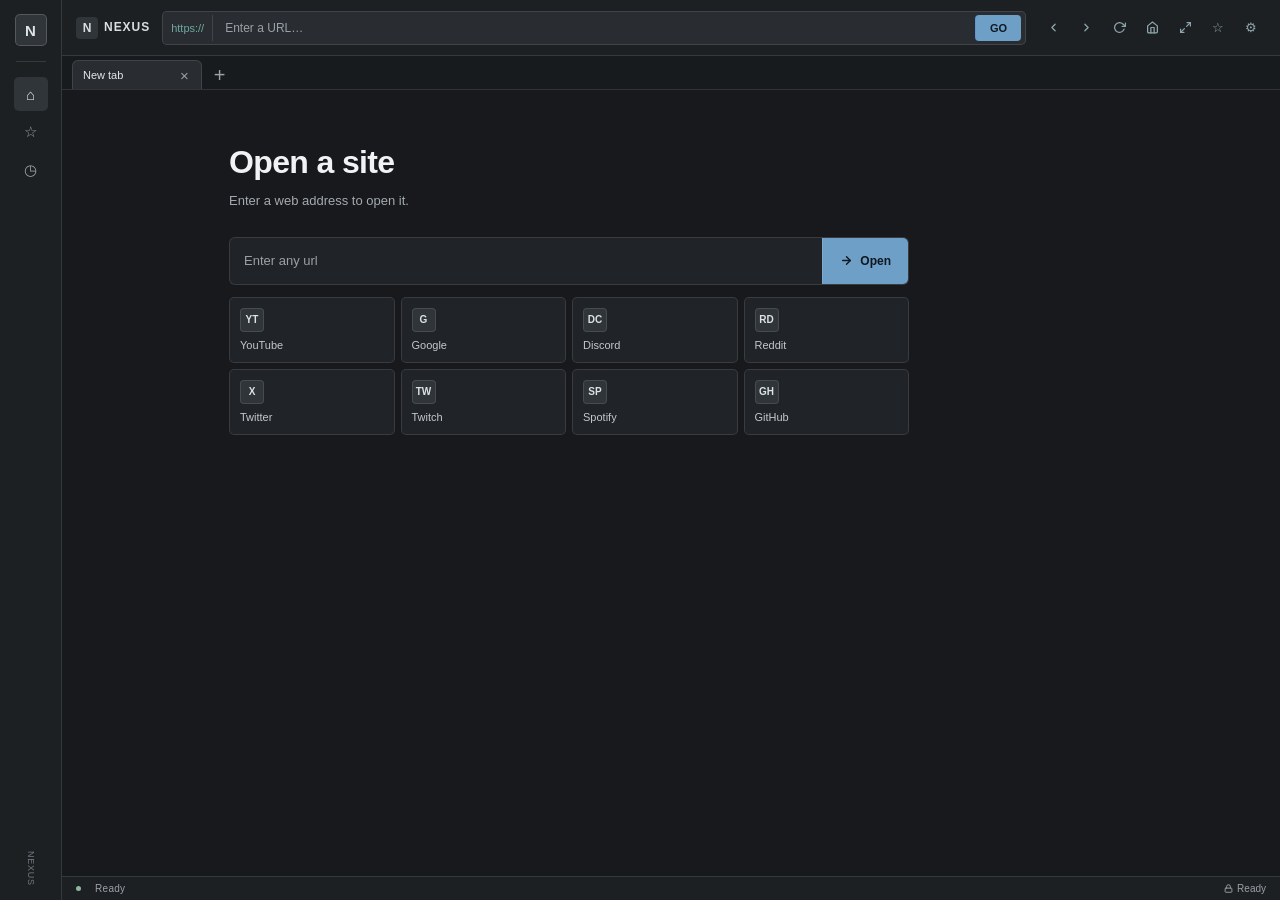
<file: index.html>
<!doctype html>
<html lang="en">
<head>
  <meta charset="UTF-8"/>
  <meta name="viewport" content="width=device-width,initial-scale=1.0"/>
  <title>IXL</title>
  <link rel="icon" href="data:image/svg+xml,%3Csvg xmlns='http://www.w3.org/2000/svg' viewBox='0 0 64 64'%3E%3Crect width='64' height='64' rx='12' fill='%23006fba'/%3E%3Ctext x='32' y='42' text-anchor='middle' font-family='Arial,sans-serif' font-size='28' font-weight='700' fill='white'%3EIXL%3C/text%3E%3C/svg%3E"/>
  <script src="/config.js"></script>
  <script>
    // Migrate away from an older root-scoped Nexus worker automatically.
    // This prevents an old math-v1 worker from continuing to control the
    // page after a Netlify deployment has published math-v2.
    window.__nexusSwMigration = (async function () {
      try {
        var marker = 'nexus-sw-migration-math-v5-bodyfix-2';
        if (sessionStorage.getItem(marker) === '1') return;
        var registrations = await navigator.serviceWorker.getRegistrations();
        var stale = registrations.filter(function (registration) {
          var worker = registration.active || registration.waiting || registration.installing;
          return worker && /\/1k123\.js(?:\?|$)/.test(worker.scriptURL) && !/build=math-v5-bodyfix-2(?:&|$)/.test(worker.scriptURL);
        });
        if (!stale.length) return;
        sessionStorage.setItem(marker, '1');
        await Promise.all(stale.map(function (registration) { return registration.unregister(); }));
        location.reload();
        await new Promise(function () {});
      } catch (error) {
        console.warn('[Nexus] service-worker migration skipped', error);
      }
    })();
  </script>
  <!-- Keep a root-page bare-mux channel alive. The service worker can ask
       any controlled window for this port before embed.html has loaded. -->
  <script src="/m4thx/index.js?build=sse-diag-v1"></script>
  <script>
    try {
      window.__nexusMuxHandshake = new BareMux.BareMuxConnection('/m4thx/worker.js');
      var rootQuery = new URLSearchParams(location.search);
      var rootNoTransportSelection = !rootQuery.has('httpbridge') && !rootQuery.has('httpbridgews') && !rootQuery.has('transport');
      var rootNoSseSelection = !rootQuery.has('ssews');
      var rootHttpBridge = rootQuery.get('httpbridge') === '1' || rootQuery.get('httpbridgews') === '1' || rootQuery.get('ssews') === '1' ||
        rootQuery.get('transport') === 'httpbridge' || rootQuery.get('transport') === 'hybrid' ||
        (rootQuery.get('transport') !== 'wisp' && localStorage.getItem('nexus-httpbridge-setting') !== '0');
      var rootWsOnly = rootHttpBridge && (rootQuery.get('httpbridgews') === '1' ||
        rootQuery.get('transport') === 'hybrid' ||
        (rootNoTransportSelection && localStorage.getItem('nexus-httpbridge-ws-setting') !== '0'));
      var rootSseWs = rootHttpBridge && (rootQuery.get('ssews') === '1' ||
        (rootNoSseSelection && localStorage.getItem('nexus-sse-ws-setting') !== '0'));
      var rootTransport = rootWsOnly ? '/hybrid/index.mjs' : (rootHttpBridge ? '/httpbridge/index.mjs' : '/m4thx/index.mjs');
      var rootArgs = rootWsOnly ? [_CONFIG.wispurl, _CONFIG.bridgeurl, rootSseWs ? _CONFIG.ssebridgeurl : ''] : (rootHttpBridge ? [_CONFIG.bridgeurl, rootSseWs ? _CONFIG.ssebridgeurl : ''] : [_CONFIG.bareurl]);
      window.__nexusMuxTransportReady = Promise.resolve(window.__nexusSwMigration).then(function () {
        return window.__nexusMuxHandshake.setTransport(rootTransport, rootArgs);
      })
        .then(function () {
          console.log('%c[Nexus:parent]', 'color:#3b7ef6;font-weight:700', 'bare-mux responder ready', {
            transport: rootWsOnly ? (rootSseWs ? 'hybrid + SSE WebSocket bridge' : 'hybrid') : (rootHttpBridge ? (rootSseWs ? 'HTTP bridge + SSE WebSocket bridge' : 'http bridge') : 'bare HTTP'),
            endpoint: _CONFIG.bridgeurl,
          });
        })
        .catch(function (error) {
          console.error('%c[Nexus:parent]', 'color:#ef4444;font-weight:700', 'failed to configure bare-mux responder', error);
          throw error;
        });
    } catch (error) {
      console.error('%c[Nexus:parent]', 'color:#ef4444;font-weight:700', 'failed to start bare-mux port responder', error);
    }
  </script>
  <style>
    *,*::before,*::after{box-sizing:border-box;margin:0;padding:0}
    :root{
      --bg:#060c1a;--bg1:#0b1428;--bg2:#0f1d38;
      --b:rgba(56,100,185,.22);--bhi:rgba(90,150,255,.45);
      --blue:#3b7ef6;--blhi:#60a5fa;--teal:#22d3ee;
      --tx:#c8d8f0;--txm:#6a85b0;--r:12px;
      --ease:.2s cubic-bezier(.4,0,.2,1);
    }
    html,body{height:100%;background:var(--bg);color:var(--tx);
      font-family:-apple-system,BlinkMacSystemFont,'Segoe UI',system-ui,sans-serif;overflow:hidden}
    .bg{position:fixed;inset:0;pointer-events:none;z-index:0;
      background:radial-gradient(ellipse 80% 60% at 50% -10%,rgba(30,60,160,.35) 0%,transparent 70%),
                 radial-gradient(ellipse 50% 50% at 85% 80%,rgba(10,80,180,.18) 0%,transparent 60%),var(--bg)}
    .bg::before{content:'';position:absolute;inset:0;
      background-image:radial-gradient(rgba(56,100,185,.18) 1px,transparent 1px);
      background-size:28px 28px;
      mask-image:radial-gradient(ellipse 90% 80% at 50% 50%,black 30%,transparent 100%)}
    #shell{position:relative;z-index:1;display:flex;flex-direction:column;height:100vh}

    /* topbar */
    #bar{display:flex;align-items:center;gap:12px;padding:0 16px;height:50px;
      background:rgba(6,12,26,.9);border-bottom:1px solid var(--b);
      backdrop-filter:blur(12px);flex-shrink:0}
    .logo{display:flex;align-items:center;gap:8px;cursor:pointer;flex-shrink:0;user-select:none}
    .logo-txt{font-size:13px;font-weight:700;letter-spacing:.14em;color:var(--blhi);text-transform:uppercase}
    #addr{flex:1;display:flex;align-items:center;background:var(--bg2);
      border:1px solid var(--b);border-radius:8px;overflow:hidden;
      transition:border-color var(--ease),box-shadow var(--ease)}
    #addr:focus-within{border-color:var(--bhi);box-shadow:0 0 0 3px rgba(59,126,246,.12)}
    #scheme{padding:0 10px;font-size:12px;color:var(--txm);border-right:1px solid var(--b);
      height:32px;display:flex;align-items:center;flex-shrink:0;user-select:none}
    #url{flex:1;height:32px;padding:0 12px;background:transparent;border:none;outline:none;
      color:var(--tx);font-size:13px;font-family:inherit}
    #url::placeholder{color:var(--txm)}
    #go{height:32px;padding:0 14px;background:var(--blue);border:none;
      border-left:1px solid rgba(59,126,246,.3);color:#fff;font-size:12px;font-weight:700;
      letter-spacing:.06em;cursor:pointer;transition:background var(--ease);flex-shrink:0}
    #go:hover{background:var(--blhi)}
    .btns{display:flex;gap:3px;flex-shrink:0}
    .btn{width:32px;height:32px;display:flex;align-items:center;justify-content:center;
      border:none;background:transparent;border-radius:6px;color:var(--txm);cursor:pointer;
      transition:background var(--ease),color var(--ease)}
    .btn:hover{background:rgba(59,126,246,.12);color:var(--blhi)}
    .btn.locked{color:var(--blhi);background:rgba(59,126,246,.14)}

    /* lock/restrict panel */
    #lock-wrap{position:relative;flex-shrink:0}
    #lock-panel{position:absolute;top:calc(100% + 8px);right:0;width:280px;
      background:var(--bg1);border:1px solid var(--b);border-radius:var(--r);
      box-shadow:0 14px 40px rgba(0,0,0,.5);padding:14px;z-index:20;
      opacity:0;pointer-events:none;transform:translateY(-6px);
      transition:opacity var(--ease),transform var(--ease)}
    #lock-panel.open{opacity:1;pointer-events:all;transform:translateY(0)}
    #lock-panel h4{font-size:12px;font-weight:700;letter-spacing:.04em;color:var(--tx);margin-bottom:4px}
    #lock-panel p{font-size:11px;color:var(--txm);line-height:1.5;margin-bottom:10px}
    #lock-input{width:100%;height:34px;padding:0 10px;background:var(--bg2);
      border:1px solid var(--b);border-radius:7px;color:var(--tx);font-size:12px;
      font-family:inherit;outline:none;margin-bottom:8px;transition:border-color var(--ease)}
    #lock-input:focus{border-color:var(--bhi)}
    #lock-input::placeholder{color:var(--txm)}
    #lock-actions{display:flex;gap:6px}
    #lock-apply{flex:1;height:30px;border:none;border-radius:6px;background:var(--blue);
      color:#fff;font-size:11.5px;font-weight:700;cursor:pointer;transition:background var(--ease)}
    #lock-apply:hover{background:var(--blhi)}
    #lock-clear{height:30px;padding:0 12px;border:1px solid var(--b);border-radius:6px;
      background:transparent;color:var(--txm);font-size:11.5px;cursor:pointer;
      transition:border-color var(--ease),color var(--ease)}
    #lock-clear:hover{border-color:var(--bhi);color:var(--blhi)}
    #lock-status{margin-top:9px;font-size:10.5px;color:var(--teal);display:none;align-items:center;gap:5px}
    #lock-status.show{display:flex}

    /* restricted-nav toast (parent-level, mirrors embed.html's own) */
    #restrict-toast{position:fixed;top:62px;left:50%;transform:translateX(-50%) translateY(-10px);
      z-index:30;padding:9px 16px;border-radius:10px;background:rgba(11,20,40,.96);
      border:1px solid rgba(90,150,255,.4);box-shadow:0 8px 28px rgba(0,0,0,.45);
      color:var(--tx);font-size:12.5px;opacity:0;pointer-events:none;
      transition:opacity .22s ease,transform .22s ease;max-width:min(90vw,440px);text-align:center}
    #restrict-toast.show{opacity:1;transform:translateX(-50%) translateY(0)}
    #restrict-toast b{color:var(--blhi)}

    /* content */
    #content{flex:1;position:relative;overflow:hidden}

    /* home */
    #home{position:absolute;inset:0;display:flex;flex-direction:column;align-items:center;
      justify-content:center;gap:44px;padding:32px;overflow-y:auto;
      transition:opacity .25s,transform .25s}
    #home.gone{opacity:0;pointer-events:none;transform:scale(.98)}
    .hero{text-align:center;display:flex;flex-direction:column;align-items:center;gap:14px}
    .badge{display:inline-flex;align-items:center;gap:6px;padding:4px 14px;
      background:rgba(59,126,246,.1);border:1px solid rgba(59,126,246,.25);
      border-radius:20px;font-size:11px;font-weight:700;letter-spacing:.1em;
      text-transform:uppercase;color:var(--blhi)}
    .dot{width:5px;height:5px;border-radius:50%;background:var(--teal);
      animation:pulse 2s ease-in-out infinite}
    @keyframes pulse{0%,100%{opacity:1;transform:scale(1)}50%{opacity:.4;transform:scale(.75)}}
    h1{font-size:clamp(34px,5.5vw,62px);font-weight:800;letter-spacing:-.03em;line-height:1.08;
      background:linear-gradient(135deg,#e2eeff 0%,var(--blhi) 45%,var(--teal) 100%);
      -webkit-background-clip:text;-webkit-text-fill-color:transparent;background-clip:text}
    .sub{font-size:15px;color:var(--txm);max-width:360px;line-height:1.65}
    .search{width:100%;max-width:600px;display:flex;flex-direction:column;gap:10px}
    .row{display:flex;background:var(--bg1);border:1px solid var(--b);border-radius:var(--r);
      overflow:hidden;transition:border-color var(--ease),box-shadow var(--ease)}
    .row:focus-within{border-color:var(--bhi);box-shadow:0 0 0 4px rgba(59,126,246,.1),0 8px 28px rgba(0,0,0,.4)}
    #hinput{flex:1;height:50px;padding:0 20px;background:transparent;border:none;outline:none;
      color:var(--tx);font-size:15px;font-family:inherit}
    #hinput::placeholder{color:var(--txm)}
    #hgo{height:50px;padding:0 22px;
      background:linear-gradient(135deg,var(--blue) 0%,#2563eb 100%);
      border:none;border-left:1px solid rgba(59,126,246,.3);color:#fff;
      font-size:13px;font-weight:700;cursor:pointer;transition:opacity var(--ease);
      white-space:nowrap;display:flex;align-items:center;gap:7px}
    #hgo:hover{opacity:.85}
    .grid{display:grid;grid-template-columns:repeat(auto-fill,minmax(105px,1fr));gap:8px}
    .qi{display:flex;flex-direction:column;align-items:center;gap:7px;padding:13px 8px;
      background:rgba(11,20,40,.7);border:1px solid var(--b);border-radius:var(--r);
      cursor:pointer;transition:border-color var(--ease),background var(--ease),transform var(--ease);
      user-select:none}
    .qi:hover{border-color:var(--bhi);background:var(--bg2);transform:translateY(-2px)}
    .qi-icon{width:34px;height:34px;border-radius:9px;background:var(--bg2);
      border:1px solid var(--b);display:flex;align-items:center;justify-content:center;font-size:17px}
    .qi-lbl{font-size:10.5px;color:var(--txm);font-weight:500;text-align:center}
    .stats{display:flex;align-items:center;gap:24px}
    .st{display:flex;flex-direction:column;align-items:center;gap:3px}
    .stv{font-size:19px;font-weight:800;color:var(--blhi)}
    .stl{font-size:10px;color:var(--txm);letter-spacing:.06em;text-transform:uppercase}
    .sep{width:1px;height:28px;background:var(--b)}

    /* browsing frame */
    #fw{position:absolute;inset:0;display:none}
    #fw.on{display:block}
    #fr{width:100%;height:100%;border:none;background:#111}

    /* statusbar */
    #sb{height:21px;display:flex;align-items:center;padding:0 14px;gap:14px;
      background:rgba(6,12,26,.92);border-top:1px solid var(--b);flex-shrink:0}
    .sdot{width:5px;height:5px;border-radius:50%;background:var(--teal);flex-shrink:0}
    .sdot.spin{background:#f97316;animation:pulse 1s ease-in-out infinite}
    #smsg{font-size:10px;color:var(--txm);letter-spacing:.03em;
      overflow:hidden;text-overflow:ellipsis;white-space:nowrap;max-width:300px}
    .ssp{flex:1}
    #ssec{font-size:10px;color:var(--txm);display:flex;align-items:center;gap:4px;flex-shrink:0}

    /* visual system */
    :root{--bg:#08111f;--bg1:#0d1b2d;--bg2:#12243a;--b:rgba(143,179,219,.16);--bhi:rgba(115,205,192,.55);--blue:#69c6b8;--blhi:#a5f3df;--teal:#f4b860;--tx:#e9f4f1;--txm:#8da6ad;--r:18px}
    html,body{background:#08111f;color:var(--tx)}
    .bg{background:radial-gradient(ellipse 70% 55% at 30% -10%,rgba(55,118,146,.38),transparent 70%),radial-gradient(ellipse 45% 50% at 100% 90%,rgba(191,122,50,.14),transparent 65%),#08111f}
    .bg::before{background-image:linear-gradient(rgba(255,255,255,.018) 1px,transparent 1px),linear-gradient(90deg,rgba(255,255,255,.018) 1px,transparent 1px);background-size:36px 36px;mask-image:linear-gradient(to bottom,black,transparent 82%)}
    .rail{position:fixed;inset:0 auto 0 0;width:76px;z-index:10;display:flex;flex-direction:column;align-items:center;padding:18px 0;background:rgba(5,14,25,.84);border-right:1px solid var(--b);backdrop-filter:blur(18px)}
    .rail-mark{width:38px;height:38px;display:grid;place-items:center;border-radius:14px;background:linear-gradient(145deg,#194153,#0c2936);border:1px solid rgba(165,243,223,.26);color:var(--blhi);font-size:18px;font-weight:800;box-shadow:0 10px 24px rgba(0,0,0,.24)}
    .rail-line{width:24px;height:1px;background:var(--b);margin:20px 0}
    .rail-nav{display:flex;flex-direction:column;gap:10px}.rail-nav button{width:40px;height:40px;border:0;border-radius:13px;background:transparent;color:var(--txm);cursor:pointer;display:grid;place-items:center;font-size:16px;transition:.2s}.rail-nav button:hover,.rail-nav button.active{background:rgba(105,198,184,.12);color:var(--blhi)}
    .rail-foot{margin-top:auto;color:var(--txm);font-size:10px;letter-spacing:.12em;writing-mode:vertical-rl;text-transform:uppercase}
    #bar,#content,#sb{margin-left:76px}
    #bar{height:68px;padding:0 28px;gap:18px;background:rgba(8,17,31,.72);border-bottom:1px solid var(--b)}
    .logo{gap:10px}.logo svg{display:none}.logo-txt{font-size:12px;letter-spacing:.16em;color:var(--blhi)}
    .logo-txt::before{content:'N';display:inline-grid;place-items:center;width:25px;height:25px;margin-right:8px;border-radius:9px;background:#173c4b;color:#a5f3df;font-size:14px;letter-spacing:0;vertical-align:middle}
    #addr{height:42px;background:rgba(18,36,58,.74);border-radius:12px}#scheme{height:32px;color:#6ea99f}#url{height:40px;font-size:13px}#go{height:32px;margin-right:5px;border-radius:8px;background:#69c6b8;color:#07201e}#go:hover{background:#a5f3df}
    .btn{width:36px;height:36px;border-radius:10px;color:#8da6ad}.btn:hover{background:rgba(105,198,184,.1);color:var(--blhi)}.btn.locked{background:rgba(105,198,184,.14);color:var(--blhi)}
    #content{overflow:auto}#home{justify-content:flex-start;align-items:stretch;gap:28px;padding:clamp(30px,6vw,82px) clamp(24px,8vw,120px);max-width:1260px;margin:0 auto}
    .hero{text-align:left;align-items:flex-start;gap:16px;max-width:760px}.badge{padding:7px 12px;border-radius:10px;background:rgba(105,198,184,.1);border-color:rgba(105,198,184,.22);color:var(--blhi)}h1{font-size:clamp(42px,6.5vw,84px);letter-spacing:-.06em;line-height:.98;background:linear-gradient(120deg,#f0fbf7 10%,#a5f3df 55%,#f4b860 100%);-webkit-background-clip:text;background-clip:text}.sub{max-width:520px;font-size:16px;line-height:1.7;color:#9fb5b8}
    .search{max-width:780px;gap:14px}.row{background:rgba(13,27,45,.82);border-color:rgba(165,243,223,.16);border-radius:16px;box-shadow:0 18px 40px rgba(0,0,0,.16)}#hinput{height:62px;padding-left:22px;font-size:15px}#hgo{height:62px;padding:0 25px;border-radius:0;background:linear-gradient(135deg,#69c6b8,#9cead6);color:#08201e}
    .grid{grid-template-columns:repeat(4,1fr);gap:10px}.qi{min-height:90px;align-items:flex-start;text-align:left;padding:14px;border-radius:14px;background:rgba(13,27,45,.58);border-color:var(--b)}.qi:hover{transform:translateY(-3px);background:#132b41}.qi-icon{width:30px;height:30px;border-radius:9px;background:#173345;border-color:rgba(165,243,223,.16)}.qi-lbl{font-size:11px;color:#b2c5c5}
    .stats{justify-content:flex-start;gap:18px;margin-top:6px}.st{align-items:flex-start}.stv{font-size:17px;color:var(--blhi)}.stl{color:#738c94}.sep{background:var(--b)}
    #fw{inset:16px 22px 16px 22px;border:1px solid var(--b);border-radius:16px;overflow:hidden;box-shadow:0 20px 50px rgba(0,0,0,.28)}#fr{background:#fff}
    #sb{height:28px;padding:0 22px;background:rgba(5,14,25,.88);border-top-color:var(--b)}#smsg,#ssec{font-size:10px}.sdot{background:var(--blhi)}
    #lock-panel,#settings-panel{background:#102238;border-color:rgba(165,243,223,.18);border-radius:16px;box-shadow:0 18px 50px rgba(0,0,0,.42)}#lock-panel{width:310px}#lock-panel h4,#settings-panel h4{font-size:13px}#lock-panel p,#settings-panel p{color:#91a9ae;line-height:1.6}
    #settings-wrap{position:relative;flex-shrink:0}#settings-panel{position:absolute;top:calc(100% + 8px);right:0;width:330px;padding:16px;z-index:20;opacity:0;pointer-events:none;transform:translateY(-6px);transition:opacity .2s,transform .2s}#settings-panel.open{opacity:1;pointer-events:all;transform:translateY(0)}#settings-panel h4{margin-bottom:5px;color:#e9f4f1}#settings-panel p{font-size:11px;margin-bottom:12px}.setting-row{display:flex;align-items:center;gap:10px;padding:10px 0;border-top:1px solid var(--b);font-size:12px}.setting-row input[type=checkbox]{accent-color:#69c6b8;width:16px;height:16px}.setting-row label{cursor:pointer}.setting-label{display:flex;flex-direction:column;gap:2px}.setting-label small{font-size:10px;color:#78929a}.settings-advanced{margin-top:10px;border-top:1px solid var(--b)}.settings-advanced summary{padding:10px 0 2px;color:var(--txm);cursor:pointer;font-size:11px;list-style:none}.settings-advanced summary::-webkit-details-marker{display:none}.settings-advanced summary::before{content:'▸';display:inline-block;margin-right:6px;transition:transform .2s}.settings-advanced[open] summary::before{transform:rotate(90deg)}.settings-input{width:100%;height:34px;padding:0 10px;background:#0c1a2c;border:1px solid var(--b);border-radius:8px;color:var(--tx);font:12px inherit;outline:none}.settings-input:focus{border-color:var(--bhi)}#settings-actions{display:flex;justify-content:flex-end;gap:7px;margin-top:13px}.settings-action{height:30px;padding:0 12px;border-radius:8px;border:1px solid var(--b);background:transparent;color:var(--txm);cursor:pointer}.settings-action.primary{border-color:transparent;background:#69c6b8;color:#08201e;font-weight:700}
    @media (max-width:760px){#bar,#tabs,#content,#sb{margin-left:0}.rail{display:none}#bar{padding:0 12px;gap:8px}.logo-txt{display:none}.btns{gap:0}.grid{grid-template-columns:repeat(2,1fr)}#home{padding:40px 20px}.hero{max-width:none}#fw{inset:8px}.ssp,#ssec{display:none}}

    /* restrained utility skin: flat surfaces, compact type, no promotional glow */
    :root{--bg:#17191c;--bg1:#202327;--bg2:#292d32;--b:rgba(255,255,255,.11);--bhi:rgba(255,255,255,.28);--blue:#6e9fc7;--blhi:#a9c8df;--teal:#8fb59b;--tx:#e3e6e8;--txm:#9aa1a7;--r:6px}
    html,body{background:var(--bg);font-family:-apple-system,BlinkMacSystemFont,"Segoe UI",Arial,sans-serif}
    .bg{background:#17191c}.bg::before{display:none}
    .rail{width:62px;padding:14px 0;background:#1d2023;border-right-color:var(--b);backdrop-filter:none}
    .rail-mark{width:32px;height:32px;border-radius:5px;background:#30353a;border:1px solid rgba(255,255,255,.18);box-shadow:none;color:#dfe4e8;font-size:15px}
    .rail-line{width:30px;margin:15px 0}.rail-nav{gap:4px}.rail-nav button{width:34px;height:34px;border-radius:5px;font-size:15px}.rail-nav button:hover,.rail-nav button.active{background:#30353a;color:#e3e6e8}.rail-foot{font-size:9px;color:#727a81;letter-spacing:.08em}
    #bar,#content,#sb{margin-left:62px}
    #bar{height:56px;padding:0 14px;gap:12px;background:#1d2023;border-bottom-color:var(--b);backdrop-filter:none}
    .logo{gap:7px}.logo-txt{font-size:12px;letter-spacing:.08em;color:#d9dee1}.logo-txt::before{width:22px;height:22px;margin-right:6px;border-radius:4px;background:#30353a;color:#d9dee1;font-size:12px}
    #addr{height:34px;background:#292d32;border-radius:5px;box-shadow:none}#scheme{height:26px;padding:0 8px;font-size:11px}#url{height:32px;font-size:12px}#go{height:26px;margin-right:4px;border-radius:4px;background:#6e9fc7;color:#101820;font-size:11px;letter-spacing:0}#go:hover{background:#a9c8df}
    .btn{width:30px;height:30px;border-radius:5px}.btn:hover{background:#30353a;color:#e3e6e8}.btn.locked{background:#303b43;color:#a9c8df}
    #content{overflow:auto}#home{justify-content:flex-start;align-items:stretch;gap:26px;padding:54px clamp(22px,7vw,88px);max-width:1060px;margin:0 auto}
    .hero{gap:10px;max-width:640px}.badge{display:none}h1{font-size:32px;font-weight:600;letter-spacing:-.02em;line-height:1.15;background:none;-webkit-text-fill-color:initial;color:#f0f2f3}.sub{max-width:500px;font-size:13px;line-height:1.55;color:#a4abb0}
    .search{max-width:680px;gap:12px}.row{background:#202327;border-color:var(--b);border-radius:6px;box-shadow:none}.row:focus-within{border-color:var(--bhi);box-shadow:0 0 0 2px rgba(169,200,223,.08)}#hinput{height:46px;padding:0 14px;font-size:13px}#hgo{height:46px;padding:0 17px;border-left:1px solid var(--b);border-radius:0;background:#6e9fc7;color:#101820;font-size:12px;box-shadow:none}#hgo:hover{background:#a9c8df}
    .grid{grid-template-columns:repeat(4,1fr);gap:6px}.qi{min-height:66px;gap:7px;padding:10px;border-radius:5px;background:#202327;border-color:var(--b);box-shadow:none}.qi:hover{transform:none;background:#292d32;border-color:var(--bhi)}.qi-icon{width:24px;height:24px;border-radius:4px;background:#30353a;border-color:var(--b);font-size:10px;font-weight:700;color:#dce2e5}.qi-lbl{font-size:11px;color:#c3c9cd}
    .stats{gap:14px;margin-top:0}.stv{font-size:12px;font-weight:600;color:#bac7cf}.stl{font-size:9px;color:#7f898f}.sep{height:22px;background:var(--b)}
    #fw{inset:10px 14px;border-color:var(--b);border-radius:5px;box-shadow:none}
    #sb{height:24px;padding:0 14px;background:#1d2023;border-top-color:var(--b)}#smsg,#ssec{font-size:10px}.sdot{background:var(--teal)}
    #lock-panel,#settings-panel{background:#25292d;border-color:var(--b);border-radius:6px;box-shadow:0 10px 24px rgba(0,0,0,.35)}#lock-panel{width:300px}#lock-panel h4,#settings-panel h4{font-size:12px}#lock-panel p,#settings-panel p{color:#a4abb0;line-height:1.5}
    #settings-panel{width:320px}.settings-input,#lock-input{background:#1d2023;border-color:var(--b);border-radius:4px}.settings-action{border-radius:4px}.settings-action.primary,#lock-apply{background:#6e9fc7;color:#101820}.settings-action.primary:hover,#lock-apply:hover{background:#a9c8df}

    /* browser-style tabs */
    #tabs{height:34px;margin-left:62px;display:flex;align-items:flex-end;gap:4px;padding:0 10px;background:#181b1e;border-bottom:1px solid var(--b);overflow:hidden;flex-shrink:0}
    #tab-list{display:flex;align-items:flex-end;gap:3px;min-width:0;height:100%;overflow:hidden}
    .tab{height:29px;min-width:130px;max-width:220px;display:flex;align-items:center;gap:7px;padding:0 7px 0 10px;border:1px solid transparent;border-bottom:0;border-radius:6px 6px 0 0;background:#202327;color:var(--txm);font-size:11px;cursor:pointer;user-select:none}
    .tab:hover{background:#292d32;color:var(--tx)}.tab.active{background:#292d32;border-color:var(--b);color:var(--tx)}
    .tab-title{min-width:0;overflow:hidden;text-overflow:ellipsis;white-space:nowrap;flex:1}.tab-audio{display:none;width:19px;height:19px;align-items:center;justify-content:center;border:0;border-radius:4px;background:transparent;color:var(--txm);font-size:12px;line-height:1;cursor:pointer;flex-shrink:0}.tab.has-audio .tab-audio{display:flex}.tab-audio:hover{background:#454b50;color:var(--tx)}
    .tab-close{width:19px;height:19px;display:flex;align-items:center;justify-content:center;border:0;border-radius:4px;background:transparent;color:var(--txm);font-size:15px;line-height:1;cursor:pointer}.tab-close:hover{background:#454b50;color:var(--tx)}
    #new-tab{width:27px;height:27px;margin-bottom:1px;border:0;border-radius:5px;background:transparent;color:var(--txm);font-size:20px;line-height:1;cursor:pointer;flex-shrink:0}#new-tab:hover{background:#30353a;color:var(--tx)}
    #fw iframe{display:none}#fw iframe.active{display:block}

    /* history and bookmarks */
    #library-overlay{position:fixed;inset:0;z-index:40;display:none;align-items:flex-start;justify-content:flex-end;padding:68px 18px 18px;background:rgba(0,0,0,.28)}
    #library-overlay.open{display:flex}
    #library-panel{width:min(390px,calc(100vw - 28px));max-height:calc(100vh - 86px);display:flex;flex-direction:column;background:#25292d;border:1px solid var(--b);border-radius:6px;box-shadow:0 16px 40px rgba(0,0,0,.5);overflow:hidden}
    #library-head{display:flex;align-items:center;justify-content:space-between;padding:13px 14px;border-bottom:1px solid var(--b)}#library-head h3{font-size:13px;font-weight:600;color:#eef1f2}#library-close{width:26px;height:26px;border:0;border-radius:4px;background:transparent;color:var(--txm);font-size:20px;line-height:1;cursor:pointer}#library-close:hover{background:#30353a;color:var(--tx)}
    #library-tabs{display:flex;gap:4px;padding:8px 10px;border-bottom:1px solid var(--b)}.library-tab{flex:1;height:28px;border:1px solid transparent;border-radius:4px;background:transparent;color:var(--txm);font-size:11px;cursor:pointer}.library-tab.active{background:#30353a;border-color:var(--bhi);color:var(--tx)}
    #library-list{min-height:80px;overflow:auto;padding:6px}.library-empty{padding:24px 14px;text-align:center;color:var(--txm);font-size:12px}.library-item{display:flex;align-items:center;gap:8px;padding:9px 8px;border-radius:4px}.library-item:hover{background:#30353a}.library-open{min-width:0;flex:1;border:0;background:transparent;color:var(--tx);text-align:left;cursor:pointer}.library-title{display:block;overflow:hidden;text-overflow:ellipsis;white-space:nowrap;font-size:12px}.library-url{display:block;overflow:hidden;text-overflow:ellipsis;white-space:nowrap;margin-top:3px;color:var(--txm);font-size:10px}.library-remove{width:24px;height:24px;border:0;border-radius:4px;background:transparent;color:var(--txm);cursor:pointer}.library-remove:hover{background:#454b50;color:#f0b1a8}
    #library-search{box-sizing:border-box;margin:9px 10px 3px;width:calc(100% - 20px);height:31px}
    #library-foot{display:flex;justify-content:flex-end;padding:8px 10px;border-top:1px solid var(--b)}#library-clear{height:27px;padding:0 10px;border:1px solid var(--b);border-radius:4px;background:transparent;color:var(--txm);font-size:10px;cursor:pointer}#library-clear:hover{border-color:var(--bhi);color:var(--tx)}
  </style>
</head>
<body>
<div class="bg"></div>
<div id="shell">

  <aside class="rail" aria-label="Nexus navigation">
    <div class="rail-mark">N</div>
    <div class="rail-line"></div>
    <div class="rail-nav">
      <button class="active" id="nav-home" title="Home" aria-label="Home">⌂</button>
      <button id="nav-bookmarks" title="Bookmarks" aria-label="Bookmarks">☆</button>
      <button id="nav-history" title="History" aria-label="History">◷</button>
    </div>
    <div class="rail-foot">NEXUS</div>
  </aside>

  <div id="bar">
    <div class="logo" id="logo">
      <svg width="24" height="24" viewBox="0 0 26 26" fill="none">
        <circle cx="13" cy="13" r="11" stroke="#3b7ef6" stroke-width="1.5"/>
        <circle cx="13" cy="13" r="6"  stroke="#60a5fa" stroke-width="1.2"/>
        <path d="M13 2C8 6 8 20 13 24C18 20 18 6 13 2Z" stroke="#22d3ee" stroke-width="1.1" fill="none"/>
        <line x1="2" y1="13" x2="24" y2="13" stroke="#3b7ef6" stroke-width="1" opacity=".6"/>
        <circle cx="13" cy="13" r="2" fill="#60a5fa"/>
      </svg>
      <span class="logo-txt">Nexus</span>
    </div>

    <div id="addr">
      <div id="scheme">https://</div>
      <input id="url" type="text" placeholder="Enter a URL…" spellcheck="false" autocomplete="off"/>
      <button id="go">GO</button>
    </div>

    <div class="btns">
      <button class="btn" id="bback" title="Back">
        <svg width="13" height="13" viewBox="0 0 24 24" fill="none" stroke="currentColor" stroke-width="2.3" stroke-linecap="round" stroke-linejoin="round"><polyline points="15 18 9 12 15 6"/></svg>
      </button>
      <button class="btn" id="bforward" title="Forward">
        <svg width="13" height="13" viewBox="0 0 24 24" fill="none" stroke="currentColor" stroke-width="2.3" stroke-linecap="round" stroke-linejoin="round"><polyline points="9 18 15 12 9 6"/></svg>
      </button>
      <button class="btn" id="breload" title="Reload">
        <svg width="13" height="13" viewBox="0 0 24 24" fill="none" stroke="currentColor" stroke-width="2.3" stroke-linecap="round" stroke-linejoin="round"><polyline points="23 4 23 10 17 10"/><path d="M20.49 15a9 9 0 1 1-2.12-9.36L23 10"/></svg>
      </button>
      <button class="btn" id="bhome" title="Home">
        <svg width="13" height="13" viewBox="0 0 24 24" fill="none" stroke="currentColor" stroke-width="2.3" stroke-linecap="round" stroke-linejoin="round"><path d="M3 9l9-7 9 7v11a2 2 0 0 1-2 2H5a2 2 0 0 1-2-2z"/><polyline points="9 22 9 12 15 12 15 22"/></svg>
      </button>
      <button class="btn" id="bfs" title="Fullscreen">
        <svg width="13" height="13" viewBox="0 0 24 24" fill="none" stroke="currentColor" stroke-width="2.3" stroke-linecap="round" stroke-linejoin="round"><polyline points="15 3 21 3 21 9"/><polyline points="9 21 3 21 3 15"/><line x1="21" y1="3" x2="14" y2="10"/><line x1="3" y1="21" x2="10" y2="14"/></svg>
      </button>
      <button class="btn" id="bmark" title="Bookmark this page" aria-label="Bookmark this page">☆</button>
      <div id="settings-wrap">
        <button class="btn" id="bsettings" title="Page settings" aria-label="Page settings">⚙</button>
        <div id="settings-panel" role="dialog" aria-label="Page settings">
          <h4>Page settings</h4>
          <div class="setting-row">
            <input id="use-httpbridge" type="checkbox"/>
            <div class="setting-label"><label for="use-httpbridge">Use HTTP bridge</label><small>Use the HTTP-stream transport for new pages.</small></div>
          </div>
          <div class="setting-row setting-subrow">
            <input id="use-httpbridge-ws-only" type="checkbox"/>
            <div class="setting-label"><label for="use-httpbridge-ws-only">HTTP bridge for WebSockets only</label><small>Keep normal page requests on Wisp/bare and use the bridge for WebSocket traffic.</small></div>
          </div>
          <div class="setting-row setting-subrow">
            <input id="use-sse-ws" type="checkbox"/>
            <div class="setting-label"><label for="use-sse-ws">Use SSE for WebSockets</label><small>Experimental: receive WebSocket events over an SSE stream; outgoing messages still use HTTP.</small></div>
          </div>
          <div class="setting-row">
            <input id="use-adblock" type="checkbox"/>
            <div class="setting-label"><label for="use-adblock">Built-in ad blocker</label><small>Block common ad, tracker, popup, and ad-container requests.</small></div>
          </div>
          <div class="setting-row">
            <input id="use-socks" type="checkbox"/>
            <div class="setting-label"><label for="use-socks">Use SOCKS routing</label><small>Ask the backend to route Wisp/Bare traffic through its configured SOCKS route.</small></div>
          </div>
          <details class="settings-advanced">
            <summary>Advanced</summary>
            <div class="setting-row">
              <input id="use-scramjet-logs" type="checkbox"/>
              <div class="setting-label"><label for="use-scramjet-logs">Scramjet diagnostics</label><small>Show Scramjet rewriter diagnostics in the browser console. Off by default.</small></div>
            </div>
          </details>
          <div id="settings-actions"><button class="settings-action" id="settings-reset">Reset</button><button class="settings-action primary" id="settings-apply">Apply</button></div>
        </div>
      </div>
    </div>

  </div>

  <div id="library-overlay" aria-hidden="true">
    <section id="library-panel" role="dialog" aria-label="History and bookmarks">
      <div id="library-head"><h3 id="library-title">History</h3><button id="library-close" aria-label="Close">×</button></div>
      <div id="library-tabs"><button class="library-tab active" data-library-mode="history">History</button><button class="library-tab" data-library-mode="bookmarks">Bookmarks</button></div>
      <input id="library-search" class="settings-input" placeholder="Search history and bookmarks" spellcheck="false"/>
      <div id="library-list"></div>
      <div id="library-foot"><button id="library-clear">Clear history</button></div>
    </section>
  </div>

  <div id="tabs" aria-label="Browser tabs">
    <div id="tab-list"></div>
    <button id="new-tab" title="New tab" aria-label="New tab">+</button>
  </div>

  <div id="content">
    <div id="home">
      <div class="hero">
        <div class="badge"><div class="dot"></div>Session Active</div>
        <h1>Open a site</h1>
        <p class="sub">Enter a web address to open it.</p>
      </div>
      <div class="search">
        <div class="row">
          <input id="hinput" type="text" placeholder="Enter any url"
            spellcheck="false" autocomplete="off"/>
          <button id="hgo">
            <svg width="13" height="13" viewBox="0 0 24 24" fill="none" stroke="currentColor"
              stroke-width="2.6" stroke-linecap="round" stroke-linejoin="round">
              <line x1="5" y1="12" x2="19" y2="12"/><polyline points="12 5 19 12 12 19"/>
            </svg>
            Open
          </button>
        </div>
        <div class="grid">
          <div class="qi" data-url="https://www.youtube.com"><div class="qi-icon">YT</div><span class="qi-lbl">YouTube</span></div>
          <div class="qi" data-url="https://www.google.com"><div class="qi-icon">G</div><span class="qi-lbl">Google</span></div>
          <div class="qi" data-url="https://discord.com/app"><div class="qi-icon">DC</div><span class="qi-lbl">Discord</span></div>
          <div class="qi" data-url="https://www.reddit.com"><div class="qi-icon">RD</div><span class="qi-lbl">Reddit</span></div>
          <div class="qi" data-url="https://x.com"><div class="qi-icon">X</div><span class="qi-lbl">Twitter</span></div>
          <div class="qi" data-url="https://www.twitch.tv"><div class="qi-icon">TW</div><span class="qi-lbl">Twitch</span></div>
          <div class="qi" data-url="https://open.spotify.com"><div class="qi-icon">SP</div><span class="qi-lbl">Spotify</span></div>
          <div class="qi" data-url="https://github.com"><div class="qi-icon">GH</div><span class="qi-lbl">GitHub</span></div>
        </div>
      </div>
    </div>

    <div id="fw">
      <iframe id="fr" allow="fullscreen *"></iframe>
    </div>
  </div>

  <div id="sb">
    <div class="sdot" id="sdot"></div>
    <span id="smsg">Ready</span>
    <div class="ssp"></div>
    <div id="ssec">
      <svg width="9" height="9" viewBox="0 0 24 24" fill="none" stroke="currentColor"
        stroke-width="2.5" stroke-linecap="round" stroke-linejoin="round">
        <rect x="3" y="11" width="18" height="11" rx="2"/>
        <path d="M7 11V7a5 5 0 0 1 10 0v4"/>
      </svg>
      Ready
    </div>
  </div>
</div>

<script>
(function () {
  // ── debug logger ─────────────────────────────────────────────────────────
  // Toggle with: localStorage.setItem('nexus-debug','0') to quiet it down,
  // or localStorage.removeItem('nexus-debug') / '1' to re-enable (on by
  // default). All logs are tagged [Nexus:parent] so you can filter the
  // console by that string and immediately tell parent-frame logs apart
  // from embed.html's [Nexus:embed] and the SW's [Nexus:sw] logs.
  // Diagnostics are deliberately on in this build. Filter by [Nexus:parent]
  // when inspecting a page with a noisy third-party console.
  var DEBUG = true;
  function log(msg)  { if (DEBUG) console.log('%c[Nexus:parent]', 'color:#3b7ef6;font-weight:700', msg, arguments.length > 1 ? Array.prototype.slice.call(arguments, 1) : ''); }
  function warn(msg) { console.warn('%c[Nexus:parent]', 'color:#f97316;font-weight:700', msg, arguments.length > 1 ? Array.prototype.slice.call(arguments, 1) : ''); }
  function err(msg)  { console.error('%c[Nexus:parent]', 'color:#ef4444;font-weight:700', msg, arguments.length > 1 ? Array.prototype.slice.call(arguments, 1) : ''); }

  function encodeUrlToken(value) {
    var bytes = new TextEncoder().encode(String(value));
    var binary = '';
    for (var i = 0; i < bytes.length; i++) binary += String.fromCharCode(bytes[i]);
    return btoa(binary).replace(/\+/g, '-').replace(/\//g, '_').replace(/=+$/, '');
  }

  function decodeUrlToken(value) {
    if (value.indexOf('b64.') !== 0) return value;
    try {
      var encoded = value.slice(4).replace(/-/g, '+').replace(/_/g, '/');
      while (encoded.length % 4) encoded += '=';
      var binary = atob(encoded), bytes = new Uint8Array(binary.length);
      for (var i = 0; i < binary.length; i++) bytes[i] = binary.charCodeAt(i);
      return new TextDecoder().decode(bytes);
    } catch (_) { return ''; }
  }

  log('parent page script starting', location.href);

  var home  = document.getElementById('home');
  var fw    = document.getElementById('fw');
  var fr    = document.getElementById('fr');
  var urlIn = document.getElementById('url');
  var hIn   = document.getElementById('hinput');
  var smsg  = document.getElementById('smsg');
  var sdot  = document.getElementById('sdot');
  var settingsWrap = document.getElementById('settings-wrap');
  var settingsPanel = document.getElementById('settings-panel');
  var useHttpBridgeInput = document.getElementById('use-httpbridge');
  var useHttpBridgeWsOnlyInput = document.getElementById('use-httpbridge-ws-only');
  var useSseWsInput = document.getElementById('use-sse-ws');
  var useAdblockInput = document.getElementById('use-adblock');
  var useSocksInput = document.getElementById('use-socks');
  var useScramjetLogsInput = document.getElementById('use-scramjet-logs');
  var tabList = document.getElementById('tab-list');
  var tabs = [];
  var activeTab = null;
  var nextTabId = 1;

  var query = new URLSearchParams(location.search);
  var noTransportSelection = !query.has('httpbridge') && !query.has('httpbridgews') && !query.has('transport');
  var noSseSelection = !query.has('ssews');
  var restrictParam = query.get('restrict') || query.get('domain_restrict') || '';
  // Preserve transport flags when the parent creates a fresh embed frame.
  var useHttpBridge = query.get('httpbridge') === '1' ||
    query.get('httpbridgews') === '1' ||
    query.get('ssews') === '1' ||
    query.get('transport') === 'httpbridge' ||
    query.get('transport') === 'hybrid' ||
    (query.get('transport') !== 'wisp' && localStorage.getItem('nexus-httpbridge-setting') !== '0');
  var useHttpBridgeWsOnly = useHttpBridge && (
    query.get('httpbridgews') === '1' ||
    query.get('transport') === 'hybrid' ||
    (noTransportSelection && localStorage.getItem('nexus-httpbridge-ws-setting') !== '0'));
  var useSseWs = useHttpBridge && (query.get('ssews') === '1' ||
    (noSseSelection && localStorage.getItem('nexus-sse-ws-setting') !== '0'));
  var adblockEnabled = query.get('adblock') !== '0' && localStorage.getItem('nexus-adblock-setting') !== '0';
  var socksEnabled = query.get('socks') === '1' || localStorage.getItem('nexus-socks-setting') === '1';
  var scramjetLogs = query.get('scramjetlogs') === '1' ||
    (query.get('scramjetlogs') !== '0' && localStorage.getItem('nexus-scramjet-logs') === '1');
  var cleanParam = query.get('clean') || query.get('remove') || query.get('remove_element');
  var cleanEnabled = true;
  var cleanSelector = query.get('remove_selector') || query.get('selector') || '';
  useHttpBridgeInput.checked = useHttpBridge;
  useHttpBridgeWsOnlyInput.checked = useHttpBridgeWsOnly;
  useHttpBridgeWsOnlyInput.disabled = !useHttpBridge;
  useSseWsInput.checked = useSseWs;
  useSseWsInput.disabled = !useHttpBridge;
  useAdblockInput.checked = adblockEnabled;
  useSocksInput.checked = socksEnabled;
  useScramjetLogsInput.checked = scramjetLogs;

  // Whether the CURRENT fr.src instance is a live, message-capable
  // embed.html we can send 'go' commands to, rather than re-deriving this
  // from fr.contentWindow.location.pathname === '/embed.html' every time.
  // That pathname check is unreliable: some dev/hosting setups 301-redirect
  // /embed.html -> /embed (stripping the extension for "clean URLs"), so
  // the real pathname never matches '/embed.html' again after the very
  // first load — every subsequent nav() call would wrongly conclude the
  // frame isn't ready and do a full destructive reload (fr.src = ...)
  // instead of a lightweight cmd('go', ...), tearing down an already-live
  // page, SW connection, and transport on every single navigation.
  var embedReady = false;

  function tabForSource(source) {
    for (var i = 0; i < tabs.length; i++) {
      if (tabs[i].frame.contentWindow === source) return tabs[i];
    }
    return null;
  }

  function tabLabel(tab) {
    if (!tab.url) return 'New tab';
    try { return new URL(tab.url).hostname.replace(/^www\./, '') || 'New tab'; }
    catch (_) { return 'New tab'; }
  }

  function updateTabLabel(tab) {
    if (!tab || !tab.titleEl) return;
    tab.titleEl.textContent = tab.title || tabLabel(tab);
    tab.titleEl.title = tab.title || tabLabel(tab);
  }

  function registerTab(frame) {
    var tab = { id: nextTabId++, frame: frame, button: null, titleEl: null, url: '', title: '', home: true, embedReady: false };
    var button = document.createElement('div');
    button.className = 'tab';
    button.setAttribute('role', 'tab');
    button.setAttribute('aria-label', 'New tab');
    var titleEl = document.createElement('span');
    titleEl.className = 'tab-title';
    titleEl.textContent = 'New tab';
    var audio = document.createElement('button');
    audio.className = 'tab-audio';
    audio.type = 'button';
    audio.setAttribute('aria-label', 'Mute tab');
    audio.textContent = '🔊';
    var close = document.createElement('button');
    close.className = 'tab-close';
    close.type = 'button';
    close.title = 'Close tab';
    close.setAttribute('aria-label', 'Close tab');
    close.textContent = '×';
    button.appendChild(audio); button.appendChild(titleEl); button.appendChild(close);
    tab.button = button; tab.titleEl = titleEl; tab.audioEl = audio; tab.audioPlaying = false; tab.audioMuted = false;
    button.addEventListener('click', function () { setActiveTab(tab); });
    close.addEventListener('click', function (e) { e.stopPropagation(); closeTab(tab); });
    audio.addEventListener('click', function (e) {
      e.stopPropagation();
      tab.frame.contentWindow.postMessage({ type: 'nexus-cmd', cmd: 'audioToggle' }, '*');
    });
    tabList.appendChild(button);
    tabs.push(tab);
    return tab;
  }

  function updateTabAudio(tab) {
    if (!tab || !tab.audioEl) return;
    tab.button.classList.toggle('has-audio', !!tab.audioPlaying);
    tab.audioEl.textContent = tab.audioMuted ? '🔇' : '🔊';
    tab.audioEl.title = tab.audioMuted ? 'Unmute tab' : 'Mute tab';
    tab.audioEl.setAttribute('aria-label', tab.audioMuted ? 'Unmute tab' : 'Mute tab');
  }

  function setActiveTab(tab) {
    if (!tab) return;
    activeTab = tab;
    fr = tab.frame;
    embedReady = tab.embedReady;
    currentPageUrl = tab.url || '';
    currentPageTitle = tab.title || '';
    tabs.forEach(function (item) {
      item.button.classList.toggle('active', item === tab);
      item.frame.classList.toggle('active', item === tab);
    });
    if (tab.home || !tab.url) {
      home.classList.remove('gone'); fw.classList.remove('on');
      urlIn.value = ''; smsg.textContent = 'Ready'; document.title = 'IXL';
    } else {
      home.classList.add('gone'); fw.classList.add('on');
      urlIn.value = tab.url.replace(/^https?:\/\//i, '');
      smsg.textContent = tab.title || tabLabel(tab); document.title = 'IXL';
    }
    updateBookmarkButton();
  }

  function createTab() {
    var frame = document.createElement('iframe');
    frame.allow = 'fullscreen *';
    fw.appendChild(frame);
    var tab = registerTab(frame);
    setActiveTab(tab);
    return tab;
  }

  function closeTab(tab) {
    if (!tab) return;
    if (tabs.length === 1) { goHome(); return; }
    var index = tabs.indexOf(tab);
    if (index < 0) return;
    var wasActive = tab === activeTab;
    tab.button.remove(); tab.frame.remove(); tabs.splice(index, 1);
    if (wasActive) setActiveTab(tabs[Math.max(0, index - 1)] || tabs[0]);
  }

  activeTab = registerTab(fr);
  fr.classList.add('active');
  activeTab.button.classList.add('active');
  document.getElementById('new-tab').addEventListener('click', createTab);

  // ── Address-bar parser ────────────────────────────────────────────────────
  // Browsers treat host-like input as a URL even when the scheme is omitted.
  // Keep that behavior here: youtube.com, www.youtube.com, localhost:8000,
  // IPv4/IPv6 addresses, and hostnames with paths open directly; ordinary
  // words and phrases still go to the search engine.
  var SEARCH_URL = 'https://safe.duckduckgo.com/?q=';
  var SAFE_SCHEMES = /^(https?):\/\//i;
  var UNSAFE_SCHEMES = /^(javascript|data|file|about|blob|chrome|chrome-extension):/i;
  var HOSTNAME = /^(?:localhost|[a-z0-9](?:[a-z0-9-]{0,61}[a-z0-9])?(?:\.[a-z0-9](?:[a-z0-9-]{0,61}[a-z0-9])?)+|(?:\d{1,3}\.){3}\d{1,3}|\[[0-9a-f:]+\])(?::\d{1,5})?(?:[/?#].*)?$/i;

  function searchUrl(value) {
    return SEARCH_URL + encodeURIComponent(value);
  }

  function looksLikeHost(value) {
    if (!value || /\s/.test(value)) return false;
    // URL() validates ports and brackets more accurately than a regex alone.
    if (!HOSTNAME.test(value)) return false;
    try {
      var candidate = new URL('https://' + value);
      return !!candidate.hostname && (!candidate.port || Number(candidate.port) >= 1 && Number(candidate.port) <= 65535);
    } catch (_) { return false; }
  }

  function fix(raw) {
    var value = String(raw || '').trim().replace(/^["']|["']$/g, '');
    if (!value) return null;

    // Convenient explicit search forms: ?query, search:query, or /search query.
    if (/^\?/.test(value)) return searchUrl(value.slice(1).trim());
    if (/^search:/i.test(value)) return searchUrl(value.slice(7).trim());

    if (UNSAFE_SCHEMES.test(value)) return null;
    if (/^\/\//.test(value)) value = 'https:' + value;

    if (SAFE_SCHEMES.test(value)) {
      try {
        var explicit = new URL(value);
        if (explicit.hostname) return explicit.href;
      } catch (_) { return null; }
      return null;
    }

    // A scheme-less host is a direct navigation, not a search query.
    if (looksLikeHost(value)) {
      try { return new URL('https://' + value).href; } catch (_) { return null; }
    }

    // Whitespace or a single word is treated as a DuckDuckGo query.
    return searchUrl(value);
  }

  // ── postMessage from embed.html ────────────────────────────────────────────
  // embed.html fires nexus-nav whenever the URL changes inside the session.
  // e.url is the real decoded URL (scramjet's urlchange event gives us this directly).
  window.addEventListener('message', function (e) {
    var d = e.data;
    if (!d) return;
    var sourceTab = tabForSource(e.source);
    if (sourceTab) sourceTab.embedReady = true;
    // Audio state is reported very frequently. Keep the console useful for
    // transport diagnosis while still processing every audio update below.
    if (d.type !== 'nexus-audio') log('received postMessage', d.type, d);

    // Any message from the active iframe is proof its current embed instance
    // is live. Messages from background tabs must not change the active tab.
    if (sourceTab === activeTab) embedReady = true;

    if (d.type === 'nexus-nav' && d.url) {
      try {
        var u   = new URL(d.url);
        var resourceHost = u.hostname.toLowerCase();
        var resourcePath = u.pathname.toLowerCase();
        if (resourceHost.endsWith('.twitchcdn.net') || resourceHost.endsWith('.ttvnw.net') ||
            /\.(m3u8|m3u|ts|m4s|mp4|webm|aac|mp3|jpg|jpeg|png|gif|webp|ico|svg|woff2?|ttf|css|js|json)$/.test(resourcePath) ||
            resourcePath === '/fp' || resourcePath.indexOf('/fp/') === 0) {
          log('ignored resource URL from embed', d.url);
          return;
        }
        if (sourceTab) {
          sourceTab.url = u.href;
          sourceTab.title = d.title || u.hostname;
          sourceTab.home = false;
          updateTabLabel(sourceTab);
        }
        if (sourceTab && sourceTab !== activeTab) return;
        embedReady = true;
        var disp = u.hostname + (u.pathname !== '/' ? u.pathname : '');
        // Don't stomp on the address bar while the user is actively
        // editing it — a late/stale nav event (e.g. a title-mutation
        // observer, or a load event that fires after the user has already
        // started typing the next URL) would otherwise yank out whatever
        // they're typing mid-keystroke. This is the "typing a new URL
        // glitches out" bug.
        if (document.activeElement !== urlIn) {
          urlIn.value = disp;
        } else {
          log('suppressed address bar update — user is actively editing it', disp);
        }
        smsg.textContent = u.hostname;
        sdot.classList.remove('spin');
        currentPageUrl = u.href;
        currentPageTitle = d.title || u.hostname;
        rememberHistory(currentPageUrl, currentPageTitle);
        updateBookmarkButton();
        document.title = 'IXL';
      } catch (e2) { err('failed to handle nexus-nav', e2, d); }
    }

    if (d.type === 'nexus-audio') {
      if (sourceTab) {
        sourceTab.audioPlaying = !!d.playing;
        sourceTab.audioMuted = !!d.muted;
        updateTabAudio(sourceTab);
      }
    }

    if (d.type === 'nexus-error') {
      warn('nexus-error from embed.html', d.message);
      smsg.textContent = d.message || 'Error';
      sdot.classList.remove('spin');
    }

  });

  // ── send command to embed.html ─────────────────────────────────────────────
  function cmd(c, extra) {
    log('sending cmd to embed.html', c, extra);
    try {
      fr.contentWindow.postMessage(Object.assign({ type: 'nexus-cmd', cmd: c }, extra || {}), '*');
    } catch (e) { err('cmd() failed to postMessage', c, e); }
  }

  // ── navigate ───────────────────────────────────────────────────────────────
  var currentPageUrl = '';
  var currentPageTitle = '';

  var HISTORY_KEY = 'nexus-history-v1';
  var BOOKMARKS_KEY = 'nexus-bookmarks-v1';
  var libraryMode = 'history';
  var historyItems = readLibrary(HISTORY_KEY);
  var bookmarkItems = readLibrary(BOOKMARKS_KEY);

  function readLibrary(key) {
    try {
      var parsed = JSON.parse(localStorage.getItem(key) || '[]');
      return Array.isArray(parsed) ? parsed : [];
    } catch (_) { return []; }
  }

  function writeLibrary(key, items) {
    try { localStorage.setItem(key, JSON.stringify(items)); } catch (_) {}
  }

  function rememberHistory(url, title) {
    if (!url || !/^https?:/i.test(url)) return;
    var now = Date.now();
    var existing = historyItems.find(function (item) { return item.url === url; });
    historyItems = historyItems.filter(function (item) { return item.url !== url; });
    historyItems.unshift({
      url: url,
      title: title || (existing && existing.title) || new URL(url).hostname,
      at: now,
      firstAt: (existing && existing.firstAt) || now,
      visits: ((existing && existing.visits) || 0) + 1,
    });
    historyItems = historyItems.slice(0, 60);
    writeLibrary(HISTORY_KEY, historyItems);
  }

  function isBookmarked(url) {
    return bookmarkItems.some(function (item) { return item.url === url; });
  }

  function updateBookmarkButton() {
    var button = document.getElementById('bmark');
    if (!button) return;
    button.textContent = isBookmarked(currentPageUrl) ? '★' : '☆';
    button.classList.toggle('active', isBookmarked(currentPageUrl));
    button.title = isBookmarked(currentPageUrl) ? 'Remove bookmark' : 'Bookmark this page';
  }

  function toggleBookmark() {
    if (!currentPageUrl) { smsg.textContent = 'Open a page first'; return; }
    if (isBookmarked(currentPageUrl)) {
      bookmarkItems = bookmarkItems.filter(function (item) { return item.url !== currentPageUrl; });
      smsg.textContent = 'Bookmark removed';
    } else {
      bookmarkItems.unshift({ url: currentPageUrl, title: currentPageTitle || new URL(currentPageUrl).hostname, at: Date.now() });
      bookmarkItems = bookmarkItems.slice(0, 60);
      smsg.textContent = 'Bookmarked';
    }
    writeLibrary(BOOKMARKS_KEY, bookmarkItems);
    updateBookmarkButton();
    if (libraryMode === 'bookmarks') renderLibrary();
  }

  function formatLibraryUrl(url) {
    try { var u = new URL(url); return u.hostname + (u.pathname !== '/' ? u.pathname : ''); }
    catch (_) { return url; }
  }

  function renderLibrary() {
    var list = document.getElementById('library-list');
    var title = document.getElementById('library-title');
    var clear = document.getElementById('library-clear');
    if (!list || !title || !clear) return;
    var items = libraryMode === 'bookmarks' ? bookmarkItems : historyItems;
    var search = String((document.getElementById('library-search') || {}).value || '').trim().toLowerCase();
    if (search) items = items.filter(function (item) {
      return String(item.title || '').toLowerCase().includes(search) || String(item.url || '').toLowerCase().includes(search);
    });
    title.textContent = libraryMode === 'bookmarks' ? 'Bookmarks' : 'History';
    clear.textContent = libraryMode === 'bookmarks' ? 'Clear bookmarks' : 'Clear history';
    document.querySelectorAll('.library-tab').forEach(function (tab) {
      tab.classList.toggle('active', tab.dataset.libraryMode === libraryMode);
    });
    list.innerHTML = '';
    if (!items.length) {
      list.innerHTML = '<div class="library-empty">Nothing here yet.</div>';
      return;
    }
    items.forEach(function (item, index) {
      var row = document.createElement('div'); row.className = 'library-item';
      var open = document.createElement('button'); open.className = 'library-open'; open.dataset.openUrl = item.url;
      var itemTitle = document.createElement('span'); itemTitle.className = 'library-title'; itemTitle.textContent = item.title || formatLibraryUrl(item.url);
      var itemUrl = document.createElement('span'); itemUrl.className = 'library-url'; itemUrl.textContent = formatLibraryUrl(item.url);
      var itemMeta = document.createElement('span'); itemMeta.className = 'library-url';
      itemMeta.textContent = libraryMode === 'history'
        ? new Date(item.at || Date.now()).toLocaleString() + ' · ' + (item.visits || 1) + ((item.visits || 1) === 1 ? ' visit' : ' visits')
        : 'Saved ' + new Date(item.at || Date.now()).toLocaleString();
      open.appendChild(itemTitle); open.appendChild(itemUrl); open.appendChild(itemMeta); row.appendChild(open);
      var remove = document.createElement('button'); remove.className = 'library-remove'; remove.dataset.removeIndex = String(index); remove.setAttribute('aria-label', 'Remove'); remove.textContent = '×'; row.appendChild(remove);
      list.appendChild(row);
    });
  }

  function openLibrary(mode) {
    libraryMode = mode === 'bookmarks' ? 'bookmarks' : 'history';
    renderLibrary();
    var overlay = document.getElementById('library-overlay');
    overlay.classList.add('open'); overlay.setAttribute('aria-hidden', 'false');
  }

  function closeLibrary() {
    var overlay = document.getElementById('library-overlay');
    overlay.classList.remove('open'); overlay.setAttribute('aria-hidden', 'true');
  }

  function nav(raw) {
    var url = fix(raw);
    if (!url) { warn('nav() got an invalid URL', raw); smsg.textContent = 'Invalid URL'; return; }
    log('nav() called', { raw: raw, resolved: url });

    if (activeTab) {
      activeTab.url = url;
      activeTab.title = '';
      activeTab.home = false;
      updateTabLabel(activeTab);
      currentPageUrl = url;
      currentPageTitle = '';
    }

    sdot.classList.add('spin');
    smsg.textContent = 'Connecting…';
    urlIn.value = url.replace(/^https?:\/\//i, '');

    home.classList.add('gone');
    fw.classList.add('on');

    // If the iframe already has a live embed.html loaded, send a go
    // command so we don't reload the whole embed page (keeps the SW alive)
    log('nav() embedReady =', embedReady);

    if (embedReady) {
      cmd('go', { url: url });
    } else {
      // Keep the destination out of the visible fragment as a URL-safe
      // base64 token. This is an encoding layer, not encryption.
      var encodedTarget = 'b64.' + encodeUrlToken(url);
      var src = '/embed.html#' + encodedTarget;
      var params = [];
      params.push('clean=' + (cleanEnabled ? '1' : '0'));
      if (restrictParam) params.push('restrict=' + encodeURIComponent(restrictParam));
      if (cleanSelector) params.push('remove_selector=' + encodeURIComponent(cleanSelector));
      if (useHttpBridge) params.push('httpbridge=1');
      if (useHttpBridge && useHttpBridgeWsOnly) params.push('httpbridgews=1');
      if (useHttpBridge && useSseWs) params.push('ssews=1');
      params.push('adblock=' + (adblockEnabled ? '1' : '0'));
      if (socksEnabled) params.push('socks=1');
      params.push('scramjetlogs=' + (scramjetLogs ? '1' : '0'));
      if (params.length) src = '/embed.html?' + params.join('&') + '#' + encodedTarget;
      log('nav() setting fr.src (fresh embed.html load)', src);
      embedReady = false;
      if (activeTab) activeTab.embedReady = false;
      fr.src = src;
    }
  }

  function goHome() {
    if (activeTab) { activeTab.home = true; activeTab.url = ''; activeTab.title = ''; updateTabLabel(activeTab); }
    home.classList.remove('gone');
    fw.classList.remove('on');
    // Don't unload embed.html — keep the SW and transport alive in the background
    urlIn.value = '';
    smsg.textContent = 'Ready';
    sdot.classList.remove('spin');
    document.title = 'IXL';
  }

  // ── event wiring ───────────────────────────────────────────────────────────
  document.getElementById('go').onclick    = function () { nav(urlIn.value); };
  document.getElementById('hgo').onclick   = function () { nav(hIn.value); };
  urlIn.addEventListener('keydown', function (e) { if (e.key === 'Enter') nav(urlIn.value); });
  hIn.addEventListener('keydown',   function (e) { if (e.key === 'Enter') nav(hIn.value); });

  // Select-all when focusing the address bar while browsing
  urlIn.addEventListener('focus', function () { urlIn.select(); });

  document.querySelectorAll('.qi').forEach(function (el) {
    el.onclick = function () { nav(el.dataset.url); };
  });

  document.getElementById('bhome').onclick   = goHome;
  document.getElementById('logo').onclick    = goHome;
  document.getElementById('bback').onclick   = function () { cmd('back'); };
  document.getElementById('bforward').onclick = function () { cmd('forward'); };
  document.getElementById('breload').onclick = function () { cmd('reload'); };
  document.getElementById('bfs').onclick     = function () {
    var el = document.getElementById('shell');
    if (!document.fullscreenElement) el.requestFullscreen && el.requestFullscreen();
    else document.exitFullscreen && document.exitFullscreen();
  };
  document.getElementById('bmark').onclick = toggleBookmark;
  document.getElementById('nav-home').onclick = goHome;
  document.getElementById('nav-history').onclick = function () { openLibrary('history'); };
  document.getElementById('nav-bookmarks').onclick = function () { openLibrary('bookmarks'); };
  document.getElementById('library-close').onclick = closeLibrary;
  document.getElementById('library-overlay').onclick = function (e) {
    if (e.target.id === 'library-overlay') closeLibrary();
  };
  document.querySelectorAll('.library-tab').forEach(function (tab) {
    tab.onclick = function () { openLibrary(tab.dataset.libraryMode); };
  });
  document.getElementById('library-clear').onclick = function () {
    if (libraryMode === 'bookmarks') {
      bookmarkItems = []; writeLibrary(BOOKMARKS_KEY, bookmarkItems); updateBookmarkButton();
    } else {
      historyItems = []; writeLibrary(HISTORY_KEY, historyItems);
    }
    renderLibrary();
  };
  document.getElementById('library-list').onclick = function (e) {
    var open = e.target.closest('.library-open');
    if (open) { closeLibrary(); nav(open.dataset.openUrl); return; }
    var remove = e.target.closest('.library-remove');
    if (!remove) return;
    var index = Number(remove.dataset.removeIndex);
    if (libraryMode === 'bookmarks') {
      bookmarkItems.splice(index, 1); writeLibrary(BOOKMARKS_KEY, bookmarkItems); updateBookmarkButton();
    } else {
      historyItems.splice(index, 1); writeLibrary(HISTORY_KEY, historyItems);
    }
    renderLibrary();
  };

  document.getElementById('bsettings').onclick = function (e) {
    e.stopPropagation();
    settingsPanel.classList.toggle('open');
    if (settingsPanel.classList.contains('open')) useHttpBridgeInput.focus();
  };
  document.addEventListener('click', function (e) {
    if (settingsWrap && !settingsWrap.contains(e.target)) settingsPanel.classList.remove('open');
  });
  settingsPanel.addEventListener('click', function (e) { e.stopPropagation(); });
  document.getElementById('settings-apply').onclick = function () {
    useHttpBridge = !!useHttpBridgeInput.checked;
    useHttpBridgeWsOnly = useHttpBridge && !!useHttpBridgeWsOnlyInput.checked;
    useSseWs = useHttpBridge && !!useSseWsInput.checked;
    adblockEnabled = !!useAdblockInput.checked;
    socksEnabled = !!useSocksInput.checked;
    scramjetLogs = !!useScramjetLogsInput.checked;
    try { localStorage.setItem('nexus-httpbridge-setting', useHttpBridge ? '1' : '0'); } catch (_) {}
    try { localStorage.setItem('nexus-httpbridge-ws-setting', useHttpBridgeWsOnly ? '1' : '0'); } catch (_) {}
    try { localStorage.setItem('nexus-sse-ws-setting', useSseWs ? '1' : '0'); } catch (_) {}
    try { localStorage.setItem('nexus-adblock-setting', adblockEnabled ? '1' : '0'); } catch (_) {}
    try { localStorage.setItem('nexus-socks-setting', socksEnabled ? '1' : '0'); } catch (_) {}
    try { localStorage.setItem('nexus-scramjet-logs', scramjetLogs ? '1' : '0'); } catch (_) {}
    if (activeTab && activeTab.embedReady) cmd('setAdblock', { enabled: adblockEnabled });
    smsg.textContent = scramjetLogs ? 'Scramjet diagnostics enabled for new pages' : 'Scramjet diagnostics disabled';
    settingsPanel.classList.remove('open');
  };
  document.getElementById('settings-reset').onclick = function () {
    useHttpBridgeInput.checked = true;
    useHttpBridgeWsOnlyInput.checked = true;
    useSseWsInput.checked = true;
    useHttpBridge = true;
    useHttpBridgeWsOnly = true;
    useSseWs = true;
    adblockEnabled = true;
    useAdblockInput.checked = true;
    socksEnabled = false;
    useSocksInput.checked = false;
    scramjetLogs = false;
    useScramjetLogsInput.checked = false;
    try { localStorage.setItem('nexus-httpbridge-setting', '1'); } catch (_) {}
    try { localStorage.setItem('nexus-httpbridge-ws-setting', '1'); } catch (_) {}
    try { localStorage.setItem('nexus-sse-ws-setting', '1'); } catch (_) {}
    try { localStorage.setItem('nexus-adblock-setting', '1'); } catch (_) {}
    try { localStorage.setItem('nexus-socks-setting', '0'); } catch (_) {}
    try { localStorage.setItem('nexus-scramjet-logs', '0'); } catch (_) {}
    settingsPanel.classList.remove('open');
  };
  useHttpBridgeInput.addEventListener('change', function () {
    useHttpBridgeWsOnlyInput.disabled = !useHttpBridgeInput.checked;
    if (!useHttpBridgeInput.checked) useHttpBridgeWsOnlyInput.checked = false;
    useSseWsInput.disabled = !useHttpBridgeInput.checked;
    if (!useHttpBridgeInput.checked) useSseWsInput.checked = false;
  });

  // Familiar browser shortcuts while the normal Nexus page is focused.
  document.addEventListener('keydown', function (e) {
    var tag = (e.target && e.target.tagName || '').toLowerCase();
    var editing = tag === 'input' || tag === 'textarea' || e.target.isContentEditable;
    if (e.altKey && e.key === 'ArrowLeft') {
      e.preventDefault(); cmd('back');
    } else if (e.altKey && e.key === 'ArrowRight') {
      e.preventDefault(); cmd('forward');
    } else if ((e.metaKey || e.ctrlKey) && e.key.toLowerCase() === 'l') {
      e.preventDefault(); urlIn.focus(); urlIn.select();
    } else if ((e.metaKey || e.ctrlKey) && e.key.toLowerCase() === 'r' && !editing) {
      e.preventDefault(); cmd('reload');
    }
  });

  document.getElementById('library-search').addEventListener('input', renderLibrary);

  // Direct hash navigation: /#https://example.com
  var h = location.hash.slice(1).trim();
  if (h) { log('direct hash navigation on load', h); nav(decodeUrlToken(h)); }
})();
</script>
</body>
</html>
</file>
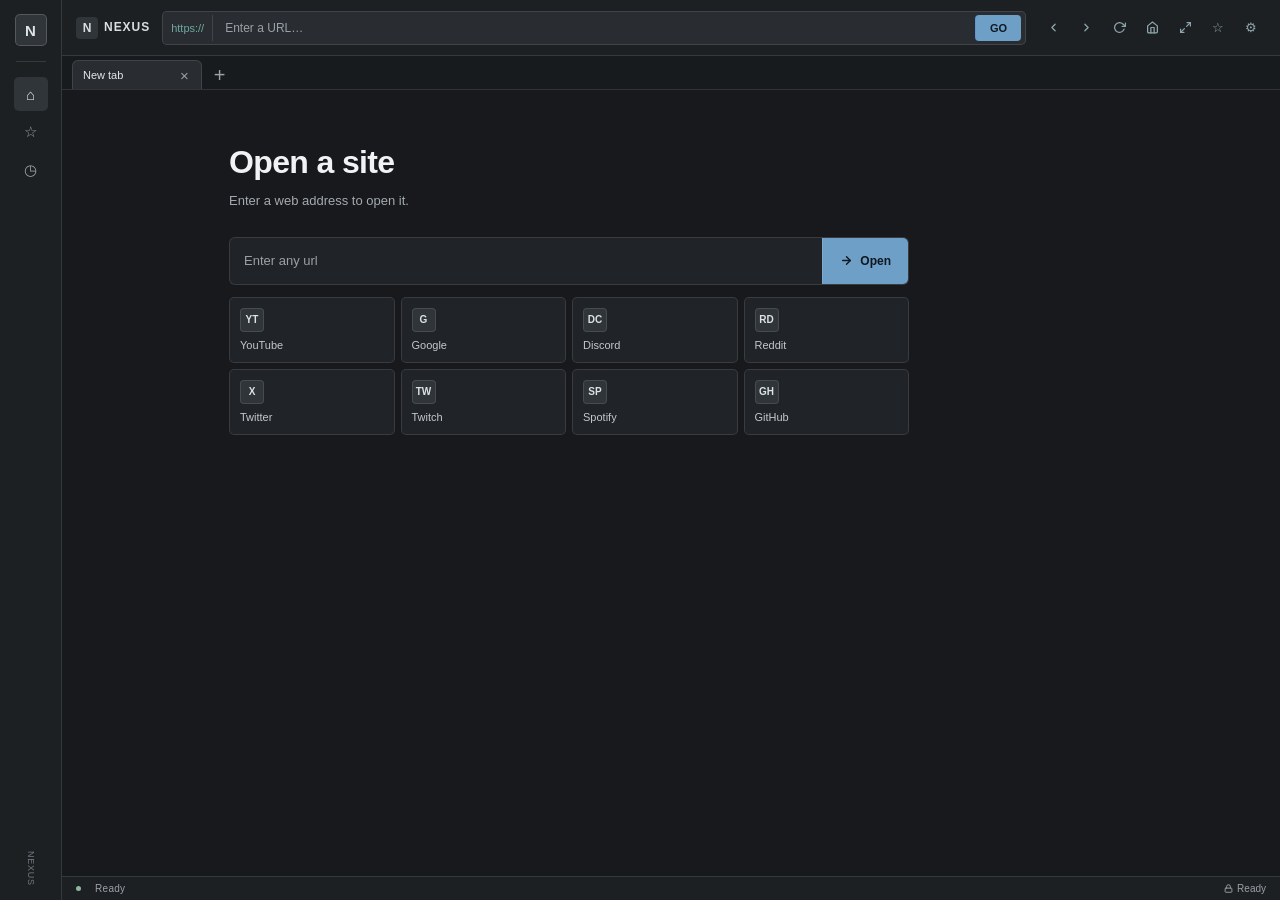
<file: nexus-svg-cdn-experimental/index.html>
<!doctype html>
<html lang="en">
<head>
  <meta charset="UTF-8"/>
  <meta name="viewport" content="width=device-width,initial-scale=1.0"/>
  <title>Nexus</title>
  <link rel="icon" href="data:image/svg+xml,%3Csvg xmlns='http://www.w3.org/2000/svg' viewBox='0 0 64 64'%3E%3Crect width='64' height='64' rx='14' fill='%23060c1a'/%3E%3Cpath d='M16 48V16h7l18 21V16h7v32h-7L23 27v21z' fill='%2360a5fa'/%3E%3C/svg%3E"/>
  <script>var NEXUS_BASE = window.__NEXUS_SVG_BASE || new URL('./', location.href).pathname;</script>
  <script src="./config.js"></script>
  <script>
    // Migrate away from an older root-scoped Nexus worker automatically.
    // This prevents an old math-v1 worker from continuing to control the
    // page after a Netlify deployment has published math-v2.
    window.__nexusSwMigration = (async function () {
      try {
        var marker = 'nexus-sw-migration-svg-bodyfix-3';
        if (sessionStorage.getItem(marker) === '1') return;
        var registrations = await navigator.serviceWorker.getRegistrations();
        var stale = registrations.filter(function (registration) {
          var worker = registration.active || registration.waiting || registration.installing;
          return worker && /\/1k123\.js(?:\?|$)/.test(worker.scriptURL) && !/build=svg-cdn-bodyfix-3(?:&|$)/.test(worker.scriptURL);
        });
        if (!stale.length) return;
        sessionStorage.setItem(marker, '1');
        await Promise.all(stale.map(function (registration) { return registration.unregister(); }));
        location.reload();
        await new Promise(function () {});
      } catch (error) {
        console.warn('[Nexus] service-worker migration skipped', error);
      }
    })();
  </script>
  <!-- Keep a root-page bare-mux channel alive. The service worker can ask
       any controlled window for this port before embed.html has loaded. -->
  <script src="./m4thx/index.js?build=sse-diag-v1"></script>
  <script>
    try {
      window.__nexusMuxHandshake = new BareMux.BareMuxConnection(NEXUS_BASE + 'm4thx/worker.js');
      var rootQuery = new URLSearchParams(location.search);
      var rootNoTransportSelection = !rootQuery.has('httpbridge') && !rootQuery.has('httpbridgews') && !rootQuery.has('transport');
      var rootNoSseSelection = !rootQuery.has('ssews');
      var rootHttpBridge = rootQuery.get('httpbridge') === '1' || rootQuery.get('httpbridgews') === '1' || rootQuery.get('ssews') === '1' ||
        rootQuery.get('transport') === 'httpbridge' || rootQuery.get('transport') === 'hybrid' ||
        (rootQuery.get('transport') !== 'wisp' && localStorage.getItem('nexus-httpbridge-setting') !== '0');
      var rootWsOnly = rootHttpBridge && (rootQuery.get('httpbridgews') === '1' ||
        rootQuery.get('transport') === 'hybrid' ||
        (rootNoTransportSelection && localStorage.getItem('nexus-httpbridge-ws-setting') !== '0'));
      var rootSseWs = rootHttpBridge && (rootQuery.get('ssews') === '1' ||
        (rootNoSseSelection && localStorage.getItem('nexus-sse-ws-setting') !== '0'));
      var rootTransport = rootWsOnly ? NEXUS_BASE + 'hybrid/index.mjs?build=svg-cdn-routefix-2' : (rootHttpBridge ? NEXUS_BASE + 'httpbridge/index.mjs?build=svg-cdn-routefix-1' : NEXUS_BASE + 'm4thx/index.mjs');
      var rootArgs = rootWsOnly ? [_CONFIG.wispurl, _CONFIG.bridgeurl, rootSseWs ? _CONFIG.ssebridgeurl : ''] : (rootHttpBridge ? [_CONFIG.bridgeurl, rootSseWs ? _CONFIG.ssebridgeurl : ''] : [_CONFIG.bareurl]);
      window.__nexusMuxTransportReady = Promise.resolve(window.__nexusSwMigration).then(function () {
        return window.__nexusMuxHandshake.setTransport(rootTransport, rootArgs);
      })
        .then(function () {
          console.log('%c[Nexus:parent]', 'color:#3b7ef6;font-weight:700', 'bare-mux responder ready', {
            transport: rootWsOnly ? (rootSseWs ? 'hybrid + SSE WebSocket bridge' : 'hybrid') : (rootHttpBridge ? (rootSseWs ? 'HTTP bridge + SSE WebSocket bridge' : 'http bridge') : 'bare HTTP'),
            endpoint: _CONFIG.bridgeurl,
          });
        })
        .catch(function (error) {
          console.error('%c[Nexus:parent]', 'color:#ef4444;font-weight:700', 'failed to configure bare-mux responder', error);
          throw error;
        });
    } catch (error) {
      console.error('%c[Nexus:parent]', 'color:#ef4444;font-weight:700', 'failed to start bare-mux port responder', error);
    }
  </script>
  <style>
    *,*::before,*::after{box-sizing:border-box;margin:0;padding:0}
    :root{
      --bg:#060c1a;--bg1:#0b1428;--bg2:#0f1d38;
      --b:rgba(56,100,185,.22);--bhi:rgba(90,150,255,.45);
      --blue:#3b7ef6;--blhi:#60a5fa;--teal:#22d3ee;
      --tx:#c8d8f0;--txm:#6a85b0;--r:12px;
      --ease:.2s cubic-bezier(.4,0,.2,1);
    }
    html,body{height:100%;background:var(--bg);color:var(--tx);
      font-family:-apple-system,BlinkMacSystemFont,'Segoe UI',system-ui,sans-serif;overflow:hidden}
    .bg{position:fixed;inset:0;pointer-events:none;z-index:0;
      background:radial-gradient(ellipse 80% 60% at 50% -10%,rgba(30,60,160,.35) 0%,transparent 70%),
                 radial-gradient(ellipse 50% 50% at 85% 80%,rgba(10,80,180,.18) 0%,transparent 60%),var(--bg)}
    .bg::before{content:'';position:absolute;inset:0;
      background-image:radial-gradient(rgba(56,100,185,.18) 1px,transparent 1px);
      background-size:28px 28px;
      mask-image:radial-gradient(ellipse 90% 80% at 50% 50%,black 30%,transparent 100%)}
    #shell{position:relative;z-index:1;display:flex;flex-direction:column;height:100vh}

    /* topbar */
    #bar{display:flex;align-items:center;gap:12px;padding:0 16px;height:50px;
      background:rgba(6,12,26,.9);border-bottom:1px solid var(--b);
      backdrop-filter:blur(12px);flex-shrink:0}
    .logo{display:flex;align-items:center;gap:8px;cursor:pointer;flex-shrink:0;user-select:none}
    .logo-txt{font-size:13px;font-weight:700;letter-spacing:.14em;color:var(--blhi);text-transform:uppercase}
    #addr{flex:1;display:flex;align-items:center;background:var(--bg2);
      border:1px solid var(--b);border-radius:8px;overflow:hidden;
      transition:border-color var(--ease),box-shadow var(--ease)}
    #addr:focus-within{border-color:var(--bhi);box-shadow:0 0 0 3px rgba(59,126,246,.12)}
    #scheme{padding:0 10px;font-size:12px;color:var(--txm);border-right:1px solid var(--b);
      height:32px;display:flex;align-items:center;flex-shrink:0;user-select:none}
    #url{flex:1;height:32px;padding:0 12px;background:transparent;border:none;outline:none;
      color:var(--tx);font-size:13px;font-family:inherit}
    #url::placeholder{color:var(--txm)}
    #go{height:32px;padding:0 14px;background:var(--blue);border:none;
      border-left:1px solid rgba(59,126,246,.3);color:#fff;font-size:12px;font-weight:700;
      letter-spacing:.06em;cursor:pointer;transition:background var(--ease);flex-shrink:0}
    #go:hover{background:var(--blhi)}
    .btns{display:flex;gap:3px;flex-shrink:0}
    .btn{width:32px;height:32px;display:flex;align-items:center;justify-content:center;
      border:none;background:transparent;border-radius:6px;color:var(--txm);cursor:pointer;
      transition:background var(--ease),color var(--ease)}
    .btn:hover{background:rgba(59,126,246,.12);color:var(--blhi)}
    .btn.locked{color:var(--blhi);background:rgba(59,126,246,.14)}

    /* lock/restrict panel */
    #lock-wrap{position:relative;flex-shrink:0}
    #lock-panel{position:absolute;top:calc(100% + 8px);right:0;width:280px;
      background:var(--bg1);border:1px solid var(--b);border-radius:var(--r);
      box-shadow:0 14px 40px rgba(0,0,0,.5);padding:14px;z-index:20;
      opacity:0;pointer-events:none;transform:translateY(-6px);
      transition:opacity var(--ease),transform var(--ease)}
    #lock-panel.open{opacity:1;pointer-events:all;transform:translateY(0)}
    #lock-panel h4{font-size:12px;font-weight:700;letter-spacing:.04em;color:var(--tx);margin-bottom:4px}
    #lock-panel p{font-size:11px;color:var(--txm);line-height:1.5;margin-bottom:10px}
    #lock-input{width:100%;height:34px;padding:0 10px;background:var(--bg2);
      border:1px solid var(--b);border-radius:7px;color:var(--tx);font-size:12px;
      font-family:inherit;outline:none;margin-bottom:8px;transition:border-color var(--ease)}
    #lock-input:focus{border-color:var(--bhi)}
    #lock-input::placeholder{color:var(--txm)}
    #lock-actions{display:flex;gap:6px}
    #lock-apply{flex:1;height:30px;border:none;border-radius:6px;background:var(--blue);
      color:#fff;font-size:11.5px;font-weight:700;cursor:pointer;transition:background var(--ease)}
    #lock-apply:hover{background:var(--blhi)}
    #lock-clear{height:30px;padding:0 12px;border:1px solid var(--b);border-radius:6px;
      background:transparent;color:var(--txm);font-size:11.5px;cursor:pointer;
      transition:border-color var(--ease),color var(--ease)}
    #lock-clear:hover{border-color:var(--bhi);color:var(--blhi)}
    #lock-status{margin-top:9px;font-size:10.5px;color:var(--teal);display:none;align-items:center;gap:5px}
    #lock-status.show{display:flex}

    /* restricted-nav toast (parent-level, mirrors embed.html's own) */
    #restrict-toast{position:fixed;top:62px;left:50%;transform:translateX(-50%) translateY(-10px);
      z-index:30;padding:9px 16px;border-radius:10px;background:rgba(11,20,40,.96);
      border:1px solid rgba(90,150,255,.4);box-shadow:0 8px 28px rgba(0,0,0,.45);
      color:var(--tx);font-size:12.5px;opacity:0;pointer-events:none;
      transition:opacity .22s ease,transform .22s ease;max-width:min(90vw,440px);text-align:center}
    #restrict-toast.show{opacity:1;transform:translateX(-50%) translateY(0)}
    #restrict-toast b{color:var(--blhi)}

    /* content */
    #content{flex:1;position:relative;overflow:hidden}

    /* home */
    #home{position:absolute;inset:0;display:flex;flex-direction:column;align-items:center;
      justify-content:center;gap:44px;padding:32px;overflow-y:auto;
      transition:opacity .25s,transform .25s}
    #home.gone{opacity:0;pointer-events:none;transform:scale(.98)}
    .hero{text-align:center;display:flex;flex-direction:column;align-items:center;gap:14px}
    .badge{display:inline-flex;align-items:center;gap:6px;padding:4px 14px;
      background:rgba(59,126,246,.1);border:1px solid rgba(59,126,246,.25);
      border-radius:20px;font-size:11px;font-weight:700;letter-spacing:.1em;
      text-transform:uppercase;color:var(--blhi)}
    .dot{width:5px;height:5px;border-radius:50%;background:var(--teal);
      animation:pulse 2s ease-in-out infinite}
    @keyframes pulse{0%,100%{opacity:1;transform:scale(1)}50%{opacity:.4;transform:scale(.75)}}
    h1{font-size:clamp(34px,5.5vw,62px);font-weight:800;letter-spacing:-.03em;line-height:1.08;
      background:linear-gradient(135deg,#e2eeff 0%,var(--blhi) 45%,var(--teal) 100%);
      -webkit-background-clip:text;-webkit-text-fill-color:transparent;background-clip:text}
    .sub{font-size:15px;color:var(--txm);max-width:360px;line-height:1.65}
    .search{width:100%;max-width:600px;display:flex;flex-direction:column;gap:10px}
    .row{display:flex;background:var(--bg1);border:1px solid var(--b);border-radius:var(--r);
      overflow:hidden;transition:border-color var(--ease),box-shadow var(--ease)}
    .row:focus-within{border-color:var(--bhi);box-shadow:0 0 0 4px rgba(59,126,246,.1),0 8px 28px rgba(0,0,0,.4)}
    #hinput{flex:1;height:50px;padding:0 20px;background:transparent;border:none;outline:none;
      color:var(--tx);font-size:15px;font-family:inherit}
    #hinput::placeholder{color:var(--txm)}
    #hgo{height:50px;padding:0 22px;
      background:linear-gradient(135deg,var(--blue) 0%,#2563eb 100%);
      border:none;border-left:1px solid rgba(59,126,246,.3);color:#fff;
      font-size:13px;font-weight:700;cursor:pointer;transition:opacity var(--ease);
      white-space:nowrap;display:flex;align-items:center;gap:7px}
    #hgo:hover{opacity:.85}
    .grid{display:grid;grid-template-columns:repeat(auto-fill,minmax(105px,1fr));gap:8px}
    .qi{display:flex;flex-direction:column;align-items:center;gap:7px;padding:13px 8px;
      background:rgba(11,20,40,.7);border:1px solid var(--b);border-radius:var(--r);
      cursor:pointer;transition:border-color var(--ease),background var(--ease),transform var(--ease);
      user-select:none}
    .qi:hover{border-color:var(--bhi);background:var(--bg2);transform:translateY(-2px)}
    .qi-icon{width:34px;height:34px;border-radius:9px;background:var(--bg2);
      border:1px solid var(--b);display:flex;align-items:center;justify-content:center;font-size:17px}
    .qi-lbl{font-size:10.5px;color:var(--txm);font-weight:500;text-align:center}
    .stats{display:flex;align-items:center;gap:24px}
    .st{display:flex;flex-direction:column;align-items:center;gap:3px}
    .stv{font-size:19px;font-weight:800;color:var(--blhi)}
    .stl{font-size:10px;color:var(--txm);letter-spacing:.06em;text-transform:uppercase}
    .sep{width:1px;height:28px;background:var(--b)}

    /* browsing frame */
    #fw{position:absolute;inset:0;display:none}
    #fw.on{display:block}
    #fr{width:100%;height:100%;border:none;background:#111}

    /* statusbar */
    #sb{height:21px;display:flex;align-items:center;padding:0 14px;gap:14px;
      background:rgba(6,12,26,.92);border-top:1px solid var(--b);flex-shrink:0}
    .sdot{width:5px;height:5px;border-radius:50%;background:var(--teal);flex-shrink:0}
    .sdot.spin{background:#f97316;animation:pulse 1s ease-in-out infinite}
    #smsg{font-size:10px;color:var(--txm);letter-spacing:.03em;
      overflow:hidden;text-overflow:ellipsis;white-space:nowrap;max-width:300px}
    .ssp{flex:1}
    #ssec{font-size:10px;color:var(--txm);display:flex;align-items:center;gap:4px;flex-shrink:0}

    /* visual system */
    :root{--bg:#08111f;--bg1:#0d1b2d;--bg2:#12243a;--b:rgba(143,179,219,.16);--bhi:rgba(115,205,192,.55);--blue:#69c6b8;--blhi:#a5f3df;--teal:#f4b860;--tx:#e9f4f1;--txm:#8da6ad;--r:18px}
    html,body{background:#08111f;color:var(--tx)}
    .bg{background:radial-gradient(ellipse 70% 55% at 30% -10%,rgba(55,118,146,.38),transparent 70%),radial-gradient(ellipse 45% 50% at 100% 90%,rgba(191,122,50,.14),transparent 65%),#08111f}
    .bg::before{background-image:linear-gradient(rgba(255,255,255,.018) 1px,transparent 1px),linear-gradient(90deg,rgba(255,255,255,.018) 1px,transparent 1px);background-size:36px 36px;mask-image:linear-gradient(to bottom,black,transparent 82%)}
    .rail{position:fixed;inset:0 auto 0 0;width:76px;z-index:10;display:flex;flex-direction:column;align-items:center;padding:18px 0;background:rgba(5,14,25,.84);border-right:1px solid var(--b);backdrop-filter:blur(18px)}
    .rail-mark{width:38px;height:38px;display:grid;place-items:center;border-radius:14px;background:linear-gradient(145deg,#194153,#0c2936);border:1px solid rgba(165,243,223,.26);color:var(--blhi);font-size:18px;font-weight:800;box-shadow:0 10px 24px rgba(0,0,0,.24)}
    .rail-line{width:24px;height:1px;background:var(--b);margin:20px 0}
    .rail-nav{display:flex;flex-direction:column;gap:10px}.rail-nav button{width:40px;height:40px;border:0;border-radius:13px;background:transparent;color:var(--txm);cursor:pointer;display:grid;place-items:center;font-size:16px;transition:.2s}.rail-nav button:hover,.rail-nav button.active{background:rgba(105,198,184,.12);color:var(--blhi)}
    .rail-foot{margin-top:auto;color:var(--txm);font-size:10px;letter-spacing:.12em;writing-mode:vertical-rl;text-transform:uppercase}
    #bar,#content,#sb{margin-left:76px}
    #bar{height:68px;padding:0 28px;gap:18px;background:rgba(8,17,31,.72);border-bottom:1px solid var(--b)}
    .logo{gap:10px}.logo svg{display:none}.logo-txt{font-size:12px;letter-spacing:.16em;color:var(--blhi)}
    .logo-txt::before{content:'N';display:inline-grid;place-items:center;width:25px;height:25px;margin-right:8px;border-radius:9px;background:#173c4b;color:#a5f3df;font-size:14px;letter-spacing:0;vertical-align:middle}
    #addr{height:42px;background:rgba(18,36,58,.74);border-radius:12px}#scheme{height:32px;color:#6ea99f}#url{height:40px;font-size:13px}#go{height:32px;margin-right:5px;border-radius:8px;background:#69c6b8;color:#07201e}#go:hover{background:#a5f3df}
    .btn{width:36px;height:36px;border-radius:10px;color:#8da6ad}.btn:hover{background:rgba(105,198,184,.1);color:var(--blhi)}.btn.locked{background:rgba(105,198,184,.14);color:var(--blhi)}
    #content{overflow:auto}#home{justify-content:flex-start;align-items:stretch;gap:28px;padding:clamp(30px,6vw,82px) clamp(24px,8vw,120px);max-width:1260px;margin:0 auto}
    .hero{text-align:left;align-items:flex-start;gap:16px;max-width:760px}.badge{padding:7px 12px;border-radius:10px;background:rgba(105,198,184,.1);border-color:rgba(105,198,184,.22);color:var(--blhi)}h1{font-size:clamp(42px,6.5vw,84px);letter-spacing:-.06em;line-height:.98;background:linear-gradient(120deg,#f0fbf7 10%,#a5f3df 55%,#f4b860 100%);-webkit-background-clip:text;background-clip:text}.sub{max-width:520px;font-size:16px;line-height:1.7;color:#9fb5b8}
    .search{max-width:780px;gap:14px}.row{background:rgba(13,27,45,.82);border-color:rgba(165,243,223,.16);border-radius:16px;box-shadow:0 18px 40px rgba(0,0,0,.16)}#hinput{height:62px;padding-left:22px;font-size:15px}#hgo{height:62px;padding:0 25px;border-radius:0;background:linear-gradient(135deg,#69c6b8,#9cead6);color:#08201e}
    .grid{grid-template-columns:repeat(4,1fr);gap:10px}.qi{min-height:90px;align-items:flex-start;text-align:left;padding:14px;border-radius:14px;background:rgba(13,27,45,.58);border-color:var(--b)}.qi:hover{transform:translateY(-3px);background:#132b41}.qi-icon{width:30px;height:30px;border-radius:9px;background:#173345;border-color:rgba(165,243,223,.16)}.qi-lbl{font-size:11px;color:#b2c5c5}
    .stats{justify-content:flex-start;gap:18px;margin-top:6px}.st{align-items:flex-start}.stv{font-size:17px;color:var(--blhi)}.stl{color:#738c94}.sep{background:var(--b)}
    #fw{inset:16px 22px 16px 22px;border:1px solid var(--b);border-radius:16px;overflow:hidden;box-shadow:0 20px 50px rgba(0,0,0,.28)}#fr{background:#fff}
    #sb{height:28px;padding:0 22px;background:rgba(5,14,25,.88);border-top-color:var(--b)}#smsg,#ssec{font-size:10px}.sdot{background:var(--blhi)}
    #lock-panel,#settings-panel{background:#102238;border-color:rgba(165,243,223,.18);border-radius:16px;box-shadow:0 18px 50px rgba(0,0,0,.42)}#lock-panel{width:310px}#lock-panel h4,#settings-panel h4{font-size:13px}#lock-panel p,#settings-panel p{color:#91a9ae;line-height:1.6}
    #settings-wrap{position:relative;flex-shrink:0}#settings-panel{position:absolute;top:calc(100% + 8px);right:0;width:330px;padding:16px;z-index:20;opacity:0;pointer-events:none;transform:translateY(-6px);transition:opacity .2s,transform .2s}#settings-panel.open{opacity:1;pointer-events:all;transform:translateY(0)}#settings-panel h4{margin-bottom:5px;color:#e9f4f1}#settings-panel p{font-size:11px;margin-bottom:12px}.setting-row{display:flex;align-items:center;gap:10px;padding:10px 0;border-top:1px solid var(--b);font-size:12px}.setting-row input[type=checkbox]{accent-color:#69c6b8;width:16px;height:16px}.setting-row label{cursor:pointer}.setting-label{display:flex;flex-direction:column;gap:2px}.setting-label small{font-size:10px;color:#78929a}.settings-advanced{margin-top:10px;border-top:1px solid var(--b)}.settings-advanced summary{padding:10px 0 2px;color:var(--txm);cursor:pointer;font-size:11px;list-style:none}.settings-advanced summary::-webkit-details-marker{display:none}.settings-advanced summary::before{content:'▸';display:inline-block;margin-right:6px;transition:transform .2s}.settings-advanced[open] summary::before{transform:rotate(90deg)}.settings-input{width:100%;height:34px;padding:0 10px;background:#0c1a2c;border:1px solid var(--b);border-radius:8px;color:var(--tx);font:12px inherit;outline:none}.settings-input:focus{border-color:var(--bhi)}#settings-actions{display:flex;justify-content:flex-end;gap:7px;margin-top:13px}.settings-action{height:30px;padding:0 12px;border-radius:8px;border:1px solid var(--b);background:transparent;color:var(--txm);cursor:pointer}.settings-action.primary{border-color:transparent;background:#69c6b8;color:#08201e;font-weight:700}
    @media (max-width:760px){#bar,#tabs,#content,#sb{margin-left:0}.rail{display:none}#bar{padding:0 12px;gap:8px}.logo-txt{display:none}.btns{gap:0}.grid{grid-template-columns:repeat(2,1fr)}#home{padding:40px 20px}.hero{max-width:none}#fw{inset:8px}.ssp,#ssec{display:none}}

    /* restrained utility skin: flat surfaces, compact type, no promotional glow */
    :root{--bg:#17191c;--bg1:#202327;--bg2:#292d32;--b:rgba(255,255,255,.11);--bhi:rgba(255,255,255,.28);--blue:#6e9fc7;--blhi:#a9c8df;--teal:#8fb59b;--tx:#e3e6e8;--txm:#9aa1a7;--r:6px}
    html,body{background:var(--bg);font-family:-apple-system,BlinkMacSystemFont,"Segoe UI",Arial,sans-serif}
    .bg{background:#17191c}.bg::before{display:none}
    .rail{width:62px;padding:14px 0;background:#1d2023;border-right-color:var(--b);backdrop-filter:none}
    .rail-mark{width:32px;height:32px;border-radius:5px;background:#30353a;border:1px solid rgba(255,255,255,.18);box-shadow:none;color:#dfe4e8;font-size:15px}
    .rail-line{width:30px;margin:15px 0}.rail-nav{gap:4px}.rail-nav button{width:34px;height:34px;border-radius:5px;font-size:15px}.rail-nav button:hover,.rail-nav button.active{background:#30353a;color:#e3e6e8}.rail-foot{font-size:9px;color:#727a81;letter-spacing:.08em}
    #bar,#content,#sb{margin-left:62px}
    #bar{height:56px;padding:0 14px;gap:12px;background:#1d2023;border-bottom-color:var(--b);backdrop-filter:none}
    .logo{gap:7px}.logo-txt{font-size:12px;letter-spacing:.08em;color:#d9dee1}.logo-txt::before{width:22px;height:22px;margin-right:6px;border-radius:4px;background:#30353a;color:#d9dee1;font-size:12px}
    #addr{height:34px;background:#292d32;border-radius:5px;box-shadow:none}#scheme{height:26px;padding:0 8px;font-size:11px}#url{height:32px;font-size:12px}#go{height:26px;margin-right:4px;border-radius:4px;background:#6e9fc7;color:#101820;font-size:11px;letter-spacing:0}#go:hover{background:#a9c8df}
    .btn{width:30px;height:30px;border-radius:5px}.btn:hover{background:#30353a;color:#e3e6e8}.btn.locked{background:#303b43;color:#a9c8df}
    #content{overflow:auto}#home{justify-content:flex-start;align-items:stretch;gap:26px;padding:54px clamp(22px,7vw,88px);max-width:1060px;margin:0 auto}
    .hero{gap:10px;max-width:640px}.badge{display:none}h1{font-size:32px;font-weight:600;letter-spacing:-.02em;line-height:1.15;background:none;-webkit-text-fill-color:initial;color:#f0f2f3}.sub{max-width:500px;font-size:13px;line-height:1.55;color:#a4abb0}
    .search{max-width:680px;gap:12px}.row{background:#202327;border-color:var(--b);border-radius:6px;box-shadow:none}.row:focus-within{border-color:var(--bhi);box-shadow:0 0 0 2px rgba(169,200,223,.08)}#hinput{height:46px;padding:0 14px;font-size:13px}#hgo{height:46px;padding:0 17px;border-left:1px solid var(--b);border-radius:0;background:#6e9fc7;color:#101820;font-size:12px;box-shadow:none}#hgo:hover{background:#a9c8df}
    .grid{grid-template-columns:repeat(4,1fr);gap:6px}.qi{min-height:66px;gap:7px;padding:10px;border-radius:5px;background:#202327;border-color:var(--b);box-shadow:none}.qi:hover{transform:none;background:#292d32;border-color:var(--bhi)}.qi-icon{width:24px;height:24px;border-radius:4px;background:#30353a;border-color:var(--b);font-size:10px;font-weight:700;color:#dce2e5}.qi-lbl{font-size:11px;color:#c3c9cd}
    .stats{gap:14px;margin-top:0}.stv{font-size:12px;font-weight:600;color:#bac7cf}.stl{font-size:9px;color:#7f898f}.sep{height:22px;background:var(--b)}
    #fw{inset:10px 14px;border-color:var(--b);border-radius:5px;box-shadow:none}
    #sb{height:24px;padding:0 14px;background:#1d2023;border-top-color:var(--b)}#smsg,#ssec{font-size:10px}.sdot{background:var(--teal)}
    #lock-panel,#settings-panel{background:#25292d;border-color:var(--b);border-radius:6px;box-shadow:0 10px 24px rgba(0,0,0,.35)}#lock-panel{width:300px}#lock-panel h4,#settings-panel h4{font-size:12px}#lock-panel p,#settings-panel p{color:#a4abb0;line-height:1.5}
    #settings-panel{width:320px}.settings-input,#lock-input{background:#1d2023;border-color:var(--b);border-radius:4px}.settings-action{border-radius:4px}.settings-action.primary,#lock-apply{background:#6e9fc7;color:#101820}.settings-action.primary:hover,#lock-apply:hover{background:#a9c8df}

    /* browser-style tabs */
    #tabs{height:34px;margin-left:62px;display:flex;align-items:flex-end;gap:4px;padding:0 10px;background:#181b1e;border-bottom:1px solid var(--b);overflow:hidden;flex-shrink:0}
    #tab-list{display:flex;align-items:flex-end;gap:3px;min-width:0;height:100%;overflow:hidden}
    .tab{height:29px;min-width:130px;max-width:220px;display:flex;align-items:center;gap:7px;padding:0 7px 0 10px;border:1px solid transparent;border-bottom:0;border-radius:6px 6px 0 0;background:#202327;color:var(--txm);font-size:11px;cursor:pointer;user-select:none}
    .tab:hover{background:#292d32;color:var(--tx)}.tab.active{background:#292d32;border-color:var(--b);color:var(--tx)}
    .tab-title{min-width:0;overflow:hidden;text-overflow:ellipsis;white-space:nowrap;flex:1}.tab-audio{display:none;width:19px;height:19px;align-items:center;justify-content:center;border:0;border-radius:4px;background:transparent;color:var(--txm);font-size:12px;line-height:1;cursor:pointer;flex-shrink:0}.tab.has-audio .tab-audio{display:flex}.tab-audio:hover{background:#454b50;color:var(--tx)}
    .tab-close{width:19px;height:19px;display:flex;align-items:center;justify-content:center;border:0;border-radius:4px;background:transparent;color:var(--txm);font-size:15px;line-height:1;cursor:pointer}.tab-close:hover{background:#454b50;color:var(--tx)}
    #new-tab{width:27px;height:27px;margin-bottom:1px;border:0;border-radius:5px;background:transparent;color:var(--txm);font-size:20px;line-height:1;cursor:pointer;flex-shrink:0}#new-tab:hover{background:#30353a;color:var(--tx)}
    #fw iframe{display:none}#fw iframe.active{display:block}

    /* history and bookmarks */
    #library-overlay{position:fixed;inset:0;z-index:40;display:none;align-items:flex-start;justify-content:flex-end;padding:68px 18px 18px;background:rgba(0,0,0,.28)}
    #library-overlay.open{display:flex}
    #library-panel{width:min(390px,calc(100vw - 28px));max-height:calc(100vh - 86px);display:flex;flex-direction:column;background:#25292d;border:1px solid var(--b);border-radius:6px;box-shadow:0 16px 40px rgba(0,0,0,.5);overflow:hidden}
    #library-head{display:flex;align-items:center;justify-content:space-between;padding:13px 14px;border-bottom:1px solid var(--b)}#library-head h3{font-size:13px;font-weight:600;color:#eef1f2}#library-close{width:26px;height:26px;border:0;border-radius:4px;background:transparent;color:var(--txm);font-size:20px;line-height:1;cursor:pointer}#library-close:hover{background:#30353a;color:var(--tx)}
    #library-tabs{display:flex;gap:4px;padding:8px 10px;border-bottom:1px solid var(--b)}.library-tab{flex:1;height:28px;border:1px solid transparent;border-radius:4px;background:transparent;color:var(--txm);font-size:11px;cursor:pointer}.library-tab.active{background:#30353a;border-color:var(--bhi);color:var(--tx)}
    #library-list{min-height:80px;overflow:auto;padding:6px}.library-empty{padding:24px 14px;text-align:center;color:var(--txm);font-size:12px}.library-item{display:flex;align-items:center;gap:8px;padding:9px 8px;border-radius:4px}.library-item:hover{background:#30353a}.library-open{min-width:0;flex:1;border:0;background:transparent;color:var(--tx);text-align:left;cursor:pointer}.library-title{display:block;overflow:hidden;text-overflow:ellipsis;white-space:nowrap;font-size:12px}.library-url{display:block;overflow:hidden;text-overflow:ellipsis;white-space:nowrap;margin-top:3px;color:var(--txm);font-size:10px}.library-remove{width:24px;height:24px;border:0;border-radius:4px;background:transparent;color:var(--txm);cursor:pointer}.library-remove:hover{background:#454b50;color:#f0b1a8}
    #library-search{box-sizing:border-box;margin:9px 10px 3px;width:calc(100% - 20px);height:31px}
    #library-foot{display:flex;justify-content:flex-end;padding:8px 10px;border-top:1px solid var(--b)}#library-clear{height:27px;padding:0 10px;border:1px solid var(--b);border-radius:4px;background:transparent;color:var(--txm);font-size:10px;cursor:pointer}#library-clear:hover{border-color:var(--bhi);color:var(--tx)}
  </style>
</head>
<body>
<div class="bg"></div>
<div id="shell">

  <aside class="rail" aria-label="Nexus navigation">
    <div class="rail-mark">N</div>
    <div class="rail-line"></div>
    <div class="rail-nav">
      <button class="active" id="nav-home" title="Home" aria-label="Home">⌂</button>
      <button id="nav-bookmarks" title="Bookmarks" aria-label="Bookmarks">☆</button>
      <button id="nav-history" title="History" aria-label="History">◷</button>
    </div>
    <div class="rail-foot">NEXUS</div>
  </aside>

  <div id="bar">
    <div class="logo" id="logo">
      <svg width="24" height="24" viewBox="0 0 26 26" fill="none">
        <circle cx="13" cy="13" r="11" stroke="#3b7ef6" stroke-width="1.5"/>
        <circle cx="13" cy="13" r="6"  stroke="#60a5fa" stroke-width="1.2"/>
        <path d="M13 2C8 6 8 20 13 24C18 20 18 6 13 2Z" stroke="#22d3ee" stroke-width="1.1" fill="none"/>
        <line x1="2" y1="13" x2="24" y2="13" stroke="#3b7ef6" stroke-width="1" opacity=".6"/>
        <circle cx="13" cy="13" r="2" fill="#60a5fa"/>
      </svg>
      <span class="logo-txt">Nexus</span>
    </div>

    <div id="addr">
      <div id="scheme">https://</div>
      <input id="url" type="text" placeholder="Enter a URL…" spellcheck="false" autocomplete="off"/>
      <button id="go">GO</button>
    </div>

    <div class="btns">
      <button class="btn" id="bback" title="Back">
        <svg width="13" height="13" viewBox="0 0 24 24" fill="none" stroke="currentColor" stroke-width="2.3" stroke-linecap="round" stroke-linejoin="round"><polyline points="15 18 9 12 15 6"/></svg>
      </button>
      <button class="btn" id="bforward" title="Forward">
        <svg width="13" height="13" viewBox="0 0 24 24" fill="none" stroke="currentColor" stroke-width="2.3" stroke-linecap="round" stroke-linejoin="round"><polyline points="9 18 15 12 9 6"/></svg>
      </button>
      <button class="btn" id="breload" title="Reload">
        <svg width="13" height="13" viewBox="0 0 24 24" fill="none" stroke="currentColor" stroke-width="2.3" stroke-linecap="round" stroke-linejoin="round"><polyline points="23 4 23 10 17 10"/><path d="M20.49 15a9 9 0 1 1-2.12-9.36L23 10"/></svg>
      </button>
      <button class="btn" id="bhome" title="Home">
        <svg width="13" height="13" viewBox="0 0 24 24" fill="none" stroke="currentColor" stroke-width="2.3" stroke-linecap="round" stroke-linejoin="round"><path d="M3 9l9-7 9 7v11a2 2 0 0 1-2 2H5a2 2 0 0 1-2-2z"/><polyline points="9 22 9 12 15 12 15 22"/></svg>
      </button>
      <button class="btn" id="bfs" title="Fullscreen">
        <svg width="13" height="13" viewBox="0 0 24 24" fill="none" stroke="currentColor" stroke-width="2.3" stroke-linecap="round" stroke-linejoin="round"><polyline points="15 3 21 3 21 9"/><polyline points="9 21 3 21 3 15"/><line x1="21" y1="3" x2="14" y2="10"/><line x1="3" y1="21" x2="10" y2="14"/></svg>
      </button>
      <button class="btn" id="bmark" title="Bookmark this page" aria-label="Bookmark this page">☆</button>
      <div id="settings-wrap">
        <button class="btn" id="bsettings" title="Page settings" aria-label="Page settings">⚙</button>
        <div id="settings-panel" role="dialog" aria-label="Page settings">
          <h4>Page settings</h4>
          <div class="setting-row">
            <input id="use-httpbridge" type="checkbox"/>
            <div class="setting-label"><label for="use-httpbridge">Use HTTP bridge</label><small>Use the HTTP-stream transport for new pages.</small></div>
          </div>
          <div class="setting-row setting-subrow">
            <input id="use-httpbridge-ws-only" type="checkbox"/>
            <div class="setting-label"><label for="use-httpbridge-ws-only">HTTP bridge for WebSockets only</label><small>Keep normal page requests on Wisp/bare and use the bridge for WebSocket traffic.</small></div>
          </div>
          <div class="setting-row setting-subrow">
            <input id="use-sse-ws" type="checkbox"/>
            <div class="setting-label"><label for="use-sse-ws">Use SSE for WebSockets</label><small>Experimental: receive WebSocket events over an SSE stream; outgoing messages still use HTTP.</small></div>
          </div>
          <div class="setting-row">
            <input id="use-adblock" type="checkbox"/>
            <div class="setting-label"><label for="use-adblock">Built-in ad blocker</label><small>Block common ad, tracker, popup, and ad-container requests.</small></div>
          </div>
          <div class="setting-row">
            <input id="use-socks" type="checkbox"/>
            <div class="setting-label"><label for="use-socks">Use SOCKS routing</label><small>Ask the backend to route Wisp/Bare traffic through its configured SOCKS route.</small></div>
          </div>
          <details class="settings-advanced">
            <summary>Advanced</summary>
            <div class="setting-row">
              <input id="use-scramjet-logs" type="checkbox"/>
              <div class="setting-label"><label for="use-scramjet-logs">Scramjet diagnostics</label><small>Show Scramjet rewriter diagnostics in the browser console. Off by default.</small></div>
            </div>
          </details>
          <div id="settings-actions"><button class="settings-action" id="settings-reset">Reset</button><button class="settings-action primary" id="settings-apply">Apply</button></div>
        </div>
      </div>
    </div>

  </div>

  <div id="library-overlay" aria-hidden="true">
    <section id="library-panel" role="dialog" aria-label="History and bookmarks">
      <div id="library-head"><h3 id="library-title">History</h3><button id="library-close" aria-label="Close">×</button></div>
      <div id="library-tabs"><button class="library-tab active" data-library-mode="history">History</button><button class="library-tab" data-library-mode="bookmarks">Bookmarks</button></div>
      <input id="library-search" class="settings-input" placeholder="Search history and bookmarks" spellcheck="false"/>
      <div id="library-list"></div>
      <div id="library-foot"><button id="library-clear">Clear history</button></div>
    </section>
  </div>

  <div id="tabs" aria-label="Browser tabs">
    <div id="tab-list"></div>
    <button id="new-tab" title="New tab" aria-label="New tab">+</button>
  </div>

  <div id="content">
    <div id="home">
      <div class="hero">
        <div class="badge"><div class="dot"></div>Session Active</div>
        <h1>Open a site</h1>
        <p class="sub">Enter a web address to open it.</p>
      </div>
      <div class="search">
        <div class="row">
          <input id="hinput" type="text" placeholder="Enter any url"
            spellcheck="false" autocomplete="off"/>
          <button id="hgo">
            <svg width="13" height="13" viewBox="0 0 24 24" fill="none" stroke="currentColor"
              stroke-width="2.6" stroke-linecap="round" stroke-linejoin="round">
              <line x1="5" y1="12" x2="19" y2="12"/><polyline points="12 5 19 12 12 19"/>
            </svg>
            Open
          </button>
        </div>
        <div class="grid">
          <div class="qi" data-url="https://www.youtube.com"><div class="qi-icon">YT</div><span class="qi-lbl">YouTube</span></div>
          <div class="qi" data-url="https://www.google.com"><div class="qi-icon">G</div><span class="qi-lbl">Google</span></div>
          <div class="qi" data-url="https://discord.com/app"><div class="qi-icon">DC</div><span class="qi-lbl">Discord</span></div>
          <div class="qi" data-url="https://www.reddit.com"><div class="qi-icon">RD</div><span class="qi-lbl">Reddit</span></div>
          <div class="qi" data-url="https://x.com"><div class="qi-icon">X</div><span class="qi-lbl">Twitter</span></div>
          <div class="qi" data-url="https://www.twitch.tv"><div class="qi-icon">TW</div><span class="qi-lbl">Twitch</span></div>
          <div class="qi" data-url="https://open.spotify.com"><div class="qi-icon">SP</div><span class="qi-lbl">Spotify</span></div>
          <div class="qi" data-url="https://github.com"><div class="qi-icon">GH</div><span class="qi-lbl">GitHub</span></div>
        </div>
      </div>
    </div>

    <div id="fw">
      <iframe id="fr" allow="fullscreen *"></iframe>
    </div>
  </div>

  <div id="sb">
    <div class="sdot" id="sdot"></div>
    <span id="smsg">Ready</span>
    <div class="ssp"></div>
    <div id="ssec">
      <svg width="9" height="9" viewBox="0 0 24 24" fill="none" stroke="currentColor"
        stroke-width="2.5" stroke-linecap="round" stroke-linejoin="round">
        <rect x="3" y="11" width="18" height="11" rx="2"/>
        <path d="M7 11V7a5 5 0 0 1 10 0v4"/>
      </svg>
      Ready
    </div>
  </div>
</div>

<script>
(function () {
  // ── debug logger ─────────────────────────────────────────────────────────
  // Toggle with: localStorage.setItem('nexus-debug','0') to quiet it down,
  // or localStorage.removeItem('nexus-debug') / '1' to re-enable (on by
  // default). All logs are tagged [Nexus:parent] so you can filter the
  // console by that string and immediately tell parent-frame logs apart
  // from embed.html's [Nexus:embed] and the SW's [Nexus:sw] logs.
  // Diagnostics are deliberately on in this build. Filter by [Nexus:parent]
  // when inspecting a page with a noisy third-party console.
  var DEBUG = true;
  function log(msg)  { if (DEBUG) console.log('%c[Nexus:parent]', 'color:#3b7ef6;font-weight:700', msg, arguments.length > 1 ? Array.prototype.slice.call(arguments, 1) : ''); }
  function warn(msg) { console.warn('%c[Nexus:parent]', 'color:#f97316;font-weight:700', msg, arguments.length > 1 ? Array.prototype.slice.call(arguments, 1) : ''); }
  function err(msg)  { console.error('%c[Nexus:parent]', 'color:#ef4444;font-weight:700', msg, arguments.length > 1 ? Array.prototype.slice.call(arguments, 1) : ''); }

  function encodeUrlToken(value) {
    var bytes = new TextEncoder().encode(String(value));
    var binary = '';
    for (var i = 0; i < bytes.length; i++) binary += String.fromCharCode(bytes[i]);
    return btoa(binary).replace(/\+/g, '-').replace(/\//g, '_').replace(/=+$/, '');
  }

  function decodeUrlToken(value) {
    if (value.indexOf('b64.') !== 0) return value;
    try {
      var encoded = value.slice(4).replace(/-/g, '+').replace(/_/g, '/');
      while (encoded.length % 4) encoded += '=';
      var binary = atob(encoded), bytes = new Uint8Array(binary.length);
      for (var i = 0; i < binary.length; i++) bytes[i] = binary.charCodeAt(i);
      return new TextDecoder().decode(bytes);
    } catch (_) { return ''; }
  }

  log('parent page script starting', location.href);

  var home  = document.getElementById('home');
  var fw    = document.getElementById('fw');
  var fr    = document.getElementById('fr');
  var urlIn = document.getElementById('url');
  var hIn   = document.getElementById('hinput');
  var smsg  = document.getElementById('smsg');
  var sdot  = document.getElementById('sdot');
  var settingsWrap = document.getElementById('settings-wrap');
  var settingsPanel = document.getElementById('settings-panel');
  var useHttpBridgeInput = document.getElementById('use-httpbridge');
  var useHttpBridgeWsOnlyInput = document.getElementById('use-httpbridge-ws-only');
  var useSseWsInput = document.getElementById('use-sse-ws');
  var useAdblockInput = document.getElementById('use-adblock');
  var useSocksInput = document.getElementById('use-socks');
  var useScramjetLogsInput = document.getElementById('use-scramjet-logs');
  var tabList = document.getElementById('tab-list');
  var tabs = [];
  var activeTab = null;
  var nextTabId = 1;

  var query = new URLSearchParams(location.search);
  var noTransportSelection = !query.has('httpbridge') && !query.has('httpbridgews') && !query.has('transport');
  var noSseSelection = !query.has('ssews');
  var restrictParam = query.get('restrict') || query.get('domain_restrict') || '';
  // Preserve transport flags when the parent creates a fresh embed frame.
  var useHttpBridge = query.get('httpbridge') === '1' ||
    query.get('httpbridgews') === '1' ||
    query.get('ssews') === '1' ||
    query.get('transport') === 'httpbridge' ||
    query.get('transport') === 'hybrid' ||
    (query.get('transport') !== 'wisp' && localStorage.getItem('nexus-httpbridge-setting') !== '0');
  var useHttpBridgeWsOnly = useHttpBridge && (
    query.get('httpbridgews') === '1' ||
    query.get('transport') === 'hybrid' ||
    (noTransportSelection && localStorage.getItem('nexus-httpbridge-ws-setting') !== '0'));
  var useSseWs = useHttpBridge && (query.get('ssews') === '1' ||
    (noSseSelection && localStorage.getItem('nexus-sse-ws-setting') !== '0'));
  var adblockEnabled = query.get('adblock') !== '0' && localStorage.getItem('nexus-adblock-setting') !== '0';
  var socksEnabled = query.get('socks') === '1' || localStorage.getItem('nexus-socks-setting') === '1';
  var scramjetLogs = query.get('scramjetlogs') === '1' ||
    (query.get('scramjetlogs') !== '0' && localStorage.getItem('nexus-scramjet-logs') === '1');
  var cleanParam = query.get('clean') || query.get('remove') || query.get('remove_element');
  var cleanEnabled = true;
  var cleanSelector = query.get('remove_selector') || query.get('selector') || '';
  useHttpBridgeInput.checked = useHttpBridge;
  useHttpBridgeWsOnlyInput.checked = useHttpBridgeWsOnly;
  useHttpBridgeWsOnlyInput.disabled = !useHttpBridge;
  useSseWsInput.checked = useSseWs;
  useSseWsInput.disabled = !useHttpBridge;
  useAdblockInput.checked = adblockEnabled;
  useSocksInput.checked = socksEnabled;
  useScramjetLogsInput.checked = scramjetLogs;

  // Whether the CURRENT fr.src instance is a live, message-capable
  // embed.html we can send 'go' commands to, rather than re-deriving this
  // from fr.contentWindow.location.pathname === '/embed.html' every time.
  // That pathname check is unreliable: some dev/hosting setups 301-redirect
  // /embed.html -> /embed (stripping the extension for "clean URLs"), so
  // the real pathname never matches '/embed.html' again after the very
  // first load — every subsequent nav() call would wrongly conclude the
  // frame isn't ready and do a full destructive reload (fr.src = ...)
  // instead of a lightweight cmd('go', ...), tearing down an already-live
  // page, SW connection, and transport on every single navigation.
  var embedReady = false;

  function tabForSource(source) {
    for (var i = 0; i < tabs.length; i++) {
      if (tabs[i].frame.contentWindow === source) return tabs[i];
    }
    return null;
  }

  function tabLabel(tab) {
    if (!tab.url) return 'New tab';
    try { return new URL(tab.url).hostname.replace(/^www\./, '') || 'New tab'; }
    catch (_) { return 'New tab'; }
  }

  function updateTabLabel(tab) {
    if (!tab || !tab.titleEl) return;
    tab.titleEl.textContent = tab.title || tabLabel(tab);
    tab.titleEl.title = tab.title || tabLabel(tab);
  }

  function registerTab(frame) {
    var tab = { id: nextTabId++, frame: frame, button: null, titleEl: null, url: '', title: '', home: true, embedReady: false };
    var button = document.createElement('div');
    button.className = 'tab';
    button.setAttribute('role', 'tab');
    button.setAttribute('aria-label', 'New tab');
    var titleEl = document.createElement('span');
    titleEl.className = 'tab-title';
    titleEl.textContent = 'New tab';
    var audio = document.createElement('button');
    audio.className = 'tab-audio';
    audio.type = 'button';
    audio.setAttribute('aria-label', 'Mute tab');
    audio.textContent = '🔊';
    var close = document.createElement('button');
    close.className = 'tab-close';
    close.type = 'button';
    close.title = 'Close tab';
    close.setAttribute('aria-label', 'Close tab');
    close.textContent = '×';
    button.appendChild(audio); button.appendChild(titleEl); button.appendChild(close);
    tab.button = button; tab.titleEl = titleEl; tab.audioEl = audio; tab.audioPlaying = false; tab.audioMuted = false;
    button.addEventListener('click', function () { setActiveTab(tab); });
    close.addEventListener('click', function (e) { e.stopPropagation(); closeTab(tab); });
    audio.addEventListener('click', function (e) {
      e.stopPropagation();
      tab.frame.contentWindow.postMessage({ type: 'nexus-cmd', cmd: 'audioToggle' }, '*');
    });
    tabList.appendChild(button);
    tabs.push(tab);
    return tab;
  }

  function updateTabAudio(tab) {
    if (!tab || !tab.audioEl) return;
    tab.button.classList.toggle('has-audio', !!tab.audioPlaying);
    tab.audioEl.textContent = tab.audioMuted ? '🔇' : '🔊';
    tab.audioEl.title = tab.audioMuted ? 'Unmute tab' : 'Mute tab';
    tab.audioEl.setAttribute('aria-label', tab.audioMuted ? 'Unmute tab' : 'Mute tab');
  }

  function setActiveTab(tab) {
    if (!tab) return;
    activeTab = tab;
    fr = tab.frame;
    embedReady = tab.embedReady;
    currentPageUrl = tab.url || '';
    currentPageTitle = tab.title || '';
    tabs.forEach(function (item) {
      item.button.classList.toggle('active', item === tab);
      item.frame.classList.toggle('active', item === tab);
    });
    if (tab.home || !tab.url) {
      home.classList.remove('gone'); fw.classList.remove('on');
      urlIn.value = ''; smsg.textContent = 'Ready'; document.title = 'Nexus';
    } else {
      home.classList.add('gone'); fw.classList.add('on');
      urlIn.value = tab.url.replace(/^https?:\/\//i, '');
      smsg.textContent = tab.title || tabLabel(tab); document.title = 'Nexus';
    }
    updateBookmarkButton();
  }

  function createTab() {
    var frame = document.createElement('iframe');
    frame.allow = 'fullscreen *';
    fw.appendChild(frame);
    var tab = registerTab(frame);
    setActiveTab(tab);
    return tab;
  }

  function closeTab(tab) {
    if (!tab) return;
    if (tabs.length === 1) { goHome(); return; }
    var index = tabs.indexOf(tab);
    if (index < 0) return;
    var wasActive = tab === activeTab;
    tab.button.remove(); tab.frame.remove(); tabs.splice(index, 1);
    if (wasActive) setActiveTab(tabs[Math.max(0, index - 1)] || tabs[0]);
  }

  activeTab = registerTab(fr);
  fr.classList.add('active');
  activeTab.button.classList.add('active');
  document.getElementById('new-tab').addEventListener('click', createTab);

  // ── Address-bar parser ────────────────────────────────────────────────────
  // Browsers treat host-like input as a URL even when the scheme is omitted.
  // Keep that behavior here: youtube.com, www.youtube.com, localhost:8000,
  // IPv4/IPv6 addresses, and hostnames with paths open directly; ordinary
  // words and phrases still go to the search engine.
  var SEARCH_URL = 'https://safe.duckduckgo.com/?q=';
  var SAFE_SCHEMES = /^(https?):\/\//i;
  var UNSAFE_SCHEMES = /^(javascript|data|file|about|blob|chrome|chrome-extension):/i;
  var HOSTNAME = /^(?:localhost|[a-z0-9](?:[a-z0-9-]{0,61}[a-z0-9])?(?:\.[a-z0-9](?:[a-z0-9-]{0,61}[a-z0-9])?)+|(?:\d{1,3}\.){3}\d{1,3}|\[[0-9a-f:]+\])(?::\d{1,5})?(?:[/?#].*)?$/i;

  function searchUrl(value) {
    return SEARCH_URL + encodeURIComponent(value);
  }

  function looksLikeHost(value) {
    if (!value || /\s/.test(value)) return false;
    // URL() validates ports and brackets more accurately than a regex alone.
    if (!HOSTNAME.test(value)) return false;
    try {
      var candidate = new URL('https://' + value);
      return !!candidate.hostname && (!candidate.port || Number(candidate.port) >= 1 && Number(candidate.port) <= 65535);
    } catch (_) { return false; }
  }

  function fix(raw) {
    var value = String(raw || '').trim().replace(/^["']|["']$/g, '');
    if (!value) return null;

    // Convenient explicit search forms: ?query, search:query, or /search query.
    if (/^\?/.test(value)) return searchUrl(value.slice(1).trim());
    if (/^search:/i.test(value)) return searchUrl(value.slice(7).trim());

    if (UNSAFE_SCHEMES.test(value)) return null;
    if (/^\/\//.test(value)) value = 'https:' + value;

    if (SAFE_SCHEMES.test(value)) {
      try {
        var explicit = new URL(value);
        if (explicit.hostname) return explicit.href;
      } catch (_) { return null; }
      return null;
    }

    // A scheme-less host is a direct navigation, not a search query.
    if (looksLikeHost(value)) {
      try { return new URL('https://' + value).href; } catch (_) { return null; }
    }

    // Whitespace or a single word is treated as a DuckDuckGo query.
    return searchUrl(value);
  }

  // ── postMessage from embed.html ────────────────────────────────────────────
  // embed.html fires nexus-nav whenever the URL changes inside the session.
  // e.url is the real decoded URL (scramjet's urlchange event gives us this directly).
  window.addEventListener('message', function (e) {
    var d = e.data;
    if (!d) return;
    var sourceTab = tabForSource(e.source);
    if (sourceTab) sourceTab.embedReady = true;
    // Audio state is reported very frequently. Keep the console useful for
    // transport diagnosis while still processing every audio update below.
    if (d.type !== 'nexus-audio') log('received postMessage', d.type, d);

    // Any message from the active iframe is proof its current embed instance
    // is live. Messages from background tabs must not change the active tab.
    if (sourceTab === activeTab) embedReady = true;

    if (d.type === 'nexus-nav' && d.url) {
      try {
        var u   = new URL(d.url);
        var resourceHost = u.hostname.toLowerCase();
        var resourcePath = u.pathname.toLowerCase();
        if (resourceHost.endsWith('.twitchcdn.net') || resourceHost.endsWith('.ttvnw.net') ||
            /\.(m3u8|m3u|ts|m4s|mp4|webm|aac|mp3|jpg|jpeg|png|gif|webp|ico|svg|woff2?|ttf|css|js|json)$/.test(resourcePath) ||
            resourcePath === '/fp' || resourcePath.indexOf('/fp/') === 0) {
          log('ignored resource URL from embed', d.url);
          return;
        }
        if (sourceTab) {
          sourceTab.url = u.href;
          sourceTab.title = d.title || u.hostname;
          sourceTab.home = false;
          updateTabLabel(sourceTab);
        }
        if (sourceTab && sourceTab !== activeTab) return;
        embedReady = true;
        var disp = u.hostname + (u.pathname !== '/' ? u.pathname : '');
        // Don't stomp on the address bar while the user is actively
        // editing it — a late/stale nav event (e.g. a title-mutation
        // observer, or a load event that fires after the user has already
        // started typing the next URL) would otherwise yank out whatever
        // they're typing mid-keystroke. This is the "typing a new URL
        // glitches out" bug.
        if (document.activeElement !== urlIn) {
          urlIn.value = disp;
        } else {
          log('suppressed address bar update — user is actively editing it', disp);
        }
        smsg.textContent = u.hostname;
        sdot.classList.remove('spin');
        currentPageUrl = u.href;
        currentPageTitle = d.title || u.hostname;
        rememberHistory(currentPageUrl, currentPageTitle);
        updateBookmarkButton();
        document.title = 'Nexus';
      } catch (e2) { err('failed to handle nexus-nav', e2, d); }
    }

    if (d.type === 'nexus-audio') {
      if (sourceTab) {
        sourceTab.audioPlaying = !!d.playing;
        sourceTab.audioMuted = !!d.muted;
        updateTabAudio(sourceTab);
      }
    }

    if (d.type === 'nexus-error') {
      warn('nexus-error from embed.html', d.message);
      smsg.textContent = d.message || 'Error';
      sdot.classList.remove('spin');
    }

  });

  // ── send command to embed.html ─────────────────────────────────────────────
  function cmd(c, extra) {
    log('sending cmd to embed.html', c, extra);
    try {
      fr.contentWindow.postMessage(Object.assign({ type: 'nexus-cmd', cmd: c }, extra || {}), '*');
    } catch (e) { err('cmd() failed to postMessage', c, e); }
  }

  // ── navigate ───────────────────────────────────────────────────────────────
  var currentPageUrl = '';
  var currentPageTitle = '';

  var HISTORY_KEY = 'nexus-history-v1';
  var BOOKMARKS_KEY = 'nexus-bookmarks-v1';
  var libraryMode = 'history';
  var historyItems = readLibrary(HISTORY_KEY);
  var bookmarkItems = readLibrary(BOOKMARKS_KEY);

  function readLibrary(key) {
    try {
      var parsed = JSON.parse(localStorage.getItem(key) || '[]');
      return Array.isArray(parsed) ? parsed : [];
    } catch (_) { return []; }
  }

  function writeLibrary(key, items) {
    try { localStorage.setItem(key, JSON.stringify(items)); } catch (_) {}
  }

  function rememberHistory(url, title) {
    if (!url || !/^https?:/i.test(url)) return;
    var now = Date.now();
    var existing = historyItems.find(function (item) { return item.url === url; });
    historyItems = historyItems.filter(function (item) { return item.url !== url; });
    historyItems.unshift({
      url: url,
      title: title || (existing && existing.title) || new URL(url).hostname,
      at: now,
      firstAt: (existing && existing.firstAt) || now,
      visits: ((existing && existing.visits) || 0) + 1,
    });
    historyItems = historyItems.slice(0, 60);
    writeLibrary(HISTORY_KEY, historyItems);
  }

  function isBookmarked(url) {
    return bookmarkItems.some(function (item) { return item.url === url; });
  }

  function updateBookmarkButton() {
    var button = document.getElementById('bmark');
    if (!button) return;
    button.textContent = isBookmarked(currentPageUrl) ? '★' : '☆';
    button.classList.toggle('active', isBookmarked(currentPageUrl));
    button.title = isBookmarked(currentPageUrl) ? 'Remove bookmark' : 'Bookmark this page';
  }

  function toggleBookmark() {
    if (!currentPageUrl) { smsg.textContent = 'Open a page first'; return; }
    if (isBookmarked(currentPageUrl)) {
      bookmarkItems = bookmarkItems.filter(function (item) { return item.url !== currentPageUrl; });
      smsg.textContent = 'Bookmark removed';
    } else {
      bookmarkItems.unshift({ url: currentPageUrl, title: currentPageTitle || new URL(currentPageUrl).hostname, at: Date.now() });
      bookmarkItems = bookmarkItems.slice(0, 60);
      smsg.textContent = 'Bookmarked';
    }
    writeLibrary(BOOKMARKS_KEY, bookmarkItems);
    updateBookmarkButton();
    if (libraryMode === 'bookmarks') renderLibrary();
  }

  function formatLibraryUrl(url) {
    try { var u = new URL(url); return u.hostname + (u.pathname !== '/' ? u.pathname : ''); }
    catch (_) { return url; }
  }

  function renderLibrary() {
    var list = document.getElementById('library-list');
    var title = document.getElementById('library-title');
    var clear = document.getElementById('library-clear');
    if (!list || !title || !clear) return;
    var items = libraryMode === 'bookmarks' ? bookmarkItems : historyItems;
    var search = String((document.getElementById('library-search') || {}).value || '').trim().toLowerCase();
    if (search) items = items.filter(function (item) {
      return String(item.title || '').toLowerCase().includes(search) || String(item.url || '').toLowerCase().includes(search);
    });
    title.textContent = libraryMode === 'bookmarks' ? 'Bookmarks' : 'History';
    clear.textContent = libraryMode === 'bookmarks' ? 'Clear bookmarks' : 'Clear history';
    document.querySelectorAll('.library-tab').forEach(function (tab) {
      tab.classList.toggle('active', tab.dataset.libraryMode === libraryMode);
    });
    list.innerHTML = '';
    if (!items.length) {
      list.innerHTML = '<div class="library-empty">Nothing here yet.</div>';
      return;
    }
    items.forEach(function (item, index) {
      var row = document.createElement('div'); row.className = 'library-item';
      var open = document.createElement('button'); open.className = 'library-open'; open.dataset.openUrl = item.url;
      var itemTitle = document.createElement('span'); itemTitle.className = 'library-title'; itemTitle.textContent = item.title || formatLibraryUrl(item.url);
      var itemUrl = document.createElement('span'); itemUrl.className = 'library-url'; itemUrl.textContent = formatLibraryUrl(item.url);
      var itemMeta = document.createElement('span'); itemMeta.className = 'library-url';
      itemMeta.textContent = libraryMode === 'history'
        ? new Date(item.at || Date.now()).toLocaleString() + ' · ' + (item.visits || 1) + ((item.visits || 1) === 1 ? ' visit' : ' visits')
        : 'Saved ' + new Date(item.at || Date.now()).toLocaleString();
      open.appendChild(itemTitle); open.appendChild(itemUrl); open.appendChild(itemMeta); row.appendChild(open);
      var remove = document.createElement('button'); remove.className = 'library-remove'; remove.dataset.removeIndex = String(index); remove.setAttribute('aria-label', 'Remove'); remove.textContent = '×'; row.appendChild(remove);
      list.appendChild(row);
    });
  }

  function openLibrary(mode) {
    libraryMode = mode === 'bookmarks' ? 'bookmarks' : 'history';
    renderLibrary();
    var overlay = document.getElementById('library-overlay');
    overlay.classList.add('open'); overlay.setAttribute('aria-hidden', 'false');
  }

  function closeLibrary() {
    var overlay = document.getElementById('library-overlay');
    overlay.classList.remove('open'); overlay.setAttribute('aria-hidden', 'true');
  }

  function nav(raw) {
    var url = fix(raw);
    if (!url) { warn('nav() got an invalid URL', raw); smsg.textContent = 'Invalid URL'; return; }
    log('nav() called', { raw: raw, resolved: url });

    if (activeTab) {
      activeTab.url = url;
      activeTab.title = '';
      activeTab.home = false;
      updateTabLabel(activeTab);
      currentPageUrl = url;
      currentPageTitle = '';
    }

    sdot.classList.add('spin');
    smsg.textContent = 'Connecting…';
    urlIn.value = url.replace(/^https?:\/\//i, '');

    home.classList.add('gone');
    fw.classList.add('on');

    // If the iframe already has a live embed.html loaded, send a go
    // command so we don't reload the whole embed page (keeps the SW alive)
    log('nav() embedReady =', embedReady);

    if (embedReady) {
      cmd('go', { url: url });
    } else {
      // Keep the destination out of the visible fragment as a URL-safe
      // base64 token. This is an encoding layer, not encryption.
      var encodedTarget = 'b64.' + encodeUrlToken(url);
    // jsDelivr serves .html files as text/plain. Use the SVG embed entrypoint
    // so the iframe receives a real parsed Nexus document instead of source.
    var embedEntry = NEXUS_BASE + 'embed.svg';
    var src = embedEntry + '#' + encodedTarget;
      var params = [];
      params.push('clean=' + (cleanEnabled ? '1' : '0'));
      if (restrictParam) params.push('restrict=' + encodeURIComponent(restrictParam));
      if (cleanSelector) params.push('remove_selector=' + encodeURIComponent(cleanSelector));
      if (useHttpBridge) params.push('httpbridge=1');
      if (useHttpBridge && useHttpBridgeWsOnly) params.push('httpbridgews=1');
      if (useHttpBridge && useSseWs) params.push('ssews=1');
      params.push('adblock=' + (adblockEnabled ? '1' : '0'));
      if (socksEnabled) params.push('socks=1');
      params.push('scramjetlogs=' + (scramjetLogs ? '1' : '0'));
      if (params.length) src = embedEntry + '?' + params.join('&') + '#' + encodedTarget;
      log('nav() setting fr.src (CDN HTML bootstrap load)', src);
      embedReady = false;
      if (activeTab) activeTab.embedReady = false;
      fr.src = src;
    }
  }

  function goHome() {
    if (activeTab) { activeTab.home = true; activeTab.url = ''; activeTab.title = ''; updateTabLabel(activeTab); }
    home.classList.remove('gone');
    fw.classList.remove('on');
    // Don't unload embed.html — keep the SW and transport alive in the background
    urlIn.value = '';
    smsg.textContent = 'Ready';
    sdot.classList.remove('spin');
    document.title = 'Nexus';
  }

  // ── event wiring ───────────────────────────────────────────────────────────
  document.getElementById('go').onclick    = function () { nav(urlIn.value); };
  document.getElementById('hgo').onclick   = function () { nav(hIn.value); };
  urlIn.addEventListener('keydown', function (e) { if (e.key === 'Enter') nav(urlIn.value); });
  hIn.addEventListener('keydown',   function (e) { if (e.key === 'Enter') nav(hIn.value); });

  // Select-all when focusing the address bar while browsing
  urlIn.addEventListener('focus', function () { urlIn.select(); });

  document.querySelectorAll('.qi').forEach(function (el) {
    el.onclick = function () { nav(el.dataset.url); };
  });

  document.getElementById('bhome').onclick   = goHome;
  document.getElementById('logo').onclick    = goHome;
  document.getElementById('bback').onclick   = function () { cmd('back'); };
  document.getElementById('bforward').onclick = function () { cmd('forward'); };
  document.getElementById('breload').onclick = function () { cmd('reload'); };
  document.getElementById('bfs').onclick     = function () {
    var el = document.getElementById('shell');
    if (!document.fullscreenElement) el.requestFullscreen && el.requestFullscreen();
    else document.exitFullscreen && document.exitFullscreen();
  };
  document.getElementById('bmark').onclick = toggleBookmark;
  document.getElementById('nav-home').onclick = goHome;
  document.getElementById('nav-history').onclick = function () { openLibrary('history'); };
  document.getElementById('nav-bookmarks').onclick = function () { openLibrary('bookmarks'); };
  document.getElementById('library-close').onclick = closeLibrary;
  document.getElementById('library-overlay').onclick = function (e) {
    if (e.target.id === 'library-overlay') closeLibrary();
  };
  document.querySelectorAll('.library-tab').forEach(function (tab) {
    tab.onclick = function () { openLibrary(tab.dataset.libraryMode); };
  });
  document.getElementById('library-clear').onclick = function () {
    if (libraryMode === 'bookmarks') {
      bookmarkItems = []; writeLibrary(BOOKMARKS_KEY, bookmarkItems); updateBookmarkButton();
    } else {
      historyItems = []; writeLibrary(HISTORY_KEY, historyItems);
    }
    renderLibrary();
  };
  document.getElementById('library-list').onclick = function (e) {
    var open = e.target.closest('.library-open');
    if (open) { closeLibrary(); nav(open.dataset.openUrl); return; }
    var remove = e.target.closest('.library-remove');
    if (!remove) return;
    var index = Number(remove.dataset.removeIndex);
    if (libraryMode === 'bookmarks') {
      bookmarkItems.splice(index, 1); writeLibrary(BOOKMARKS_KEY, bookmarkItems); updateBookmarkButton();
    } else {
      historyItems.splice(index, 1); writeLibrary(HISTORY_KEY, historyItems);
    }
    renderLibrary();
  };

  document.getElementById('bsettings').onclick = function (e) {
    e.stopPropagation();
    settingsPanel.classList.toggle('open');
    if (settingsPanel.classList.contains('open')) useHttpBridgeInput.focus();
  };
  document.addEventListener('click', function (e) {
    if (settingsWrap && !settingsWrap.contains(e.target)) settingsPanel.classList.remove('open');
  });
  settingsPanel.addEventListener('click', function (e) { e.stopPropagation(); });
  document.getElementById('settings-apply').onclick = function () {
    useHttpBridge = !!useHttpBridgeInput.checked;
    useHttpBridgeWsOnly = useHttpBridge && !!useHttpBridgeWsOnlyInput.checked;
    useSseWs = useHttpBridge && !!useSseWsInput.checked;
    adblockEnabled = !!useAdblockInput.checked;
    socksEnabled = !!useSocksInput.checked;
    scramjetLogs = !!useScramjetLogsInput.checked;
    try { localStorage.setItem('nexus-httpbridge-setting', useHttpBridge ? '1' : '0'); } catch (_) {}
    try { localStorage.setItem('nexus-httpbridge-ws-setting', useHttpBridgeWsOnly ? '1' : '0'); } catch (_) {}
    try { localStorage.setItem('nexus-sse-ws-setting', useSseWs ? '1' : '0'); } catch (_) {}
    try { localStorage.setItem('nexus-adblock-setting', adblockEnabled ? '1' : '0'); } catch (_) {}
    try { localStorage.setItem('nexus-socks-setting', socksEnabled ? '1' : '0'); } catch (_) {}
    try { localStorage.setItem('nexus-scramjet-logs', scramjetLogs ? '1' : '0'); } catch (_) {}
    if (activeTab && activeTab.embedReady) cmd('setAdblock', { enabled: adblockEnabled });
    smsg.textContent = scramjetLogs ? 'Scramjet diagnostics enabled for new pages' : 'Scramjet diagnostics disabled';
    settingsPanel.classList.remove('open');
  };
  document.getElementById('settings-reset').onclick = function () {
    useHttpBridgeInput.checked = true;
    useHttpBridgeWsOnlyInput.checked = true;
    useSseWsInput.checked = true;
    useHttpBridge = true;
    useHttpBridgeWsOnly = true;
    useSseWs = true;
    adblockEnabled = true;
    useAdblockInput.checked = true;
    socksEnabled = false;
    useSocksInput.checked = false;
    scramjetLogs = false;
    useScramjetLogsInput.checked = false;
    try { localStorage.setItem('nexus-httpbridge-setting', '1'); } catch (_) {}
    try { localStorage.setItem('nexus-httpbridge-ws-setting', '1'); } catch (_) {}
    try { localStorage.setItem('nexus-sse-ws-setting', '1'); } catch (_) {}
    try { localStorage.setItem('nexus-adblock-setting', '1'); } catch (_) {}
    try { localStorage.setItem('nexus-socks-setting', '0'); } catch (_) {}
    try { localStorage.setItem('nexus-scramjet-logs', '0'); } catch (_) {}
    settingsPanel.classList.remove('open');
  };
  useHttpBridgeInput.addEventListener('change', function () {
    useHttpBridgeWsOnlyInput.disabled = !useHttpBridgeInput.checked;
    if (!useHttpBridgeInput.checked) useHttpBridgeWsOnlyInput.checked = false;
    useSseWsInput.disabled = !useHttpBridgeInput.checked;
    if (!useHttpBridgeInput.checked) useSseWsInput.checked = false;
  });

  // Familiar browser shortcuts while the normal Nexus page is focused.
  document.addEventListener('keydown', function (e) {
    var tag = (e.target && e.target.tagName || '').toLowerCase();
    var editing = tag === 'input' || tag === 'textarea' || e.target.isContentEditable;
    if (e.altKey && e.key === 'ArrowLeft') {
      e.preventDefault(); cmd('back');
    } else if (e.altKey && e.key === 'ArrowRight') {
      e.preventDefault(); cmd('forward');
    } else if ((e.metaKey || e.ctrlKey) && e.key.toLowerCase() === 'l') {
      e.preventDefault(); urlIn.focus(); urlIn.select();
    } else if ((e.metaKey || e.ctrlKey) && e.key.toLowerCase() === 'r' && !editing) {
      e.preventDefault(); cmd('reload');
    }
  });

  document.getElementById('library-search').addEventListener('input', renderLibrary);

  // Direct hash navigation: /#https://example.com
  var h = location.hash.slice(1).trim();
  if (h) { log('direct hash navigation on load', h); nav(decodeUrlToken(h)); }
})();
</script>
</body>
</html>
</file>
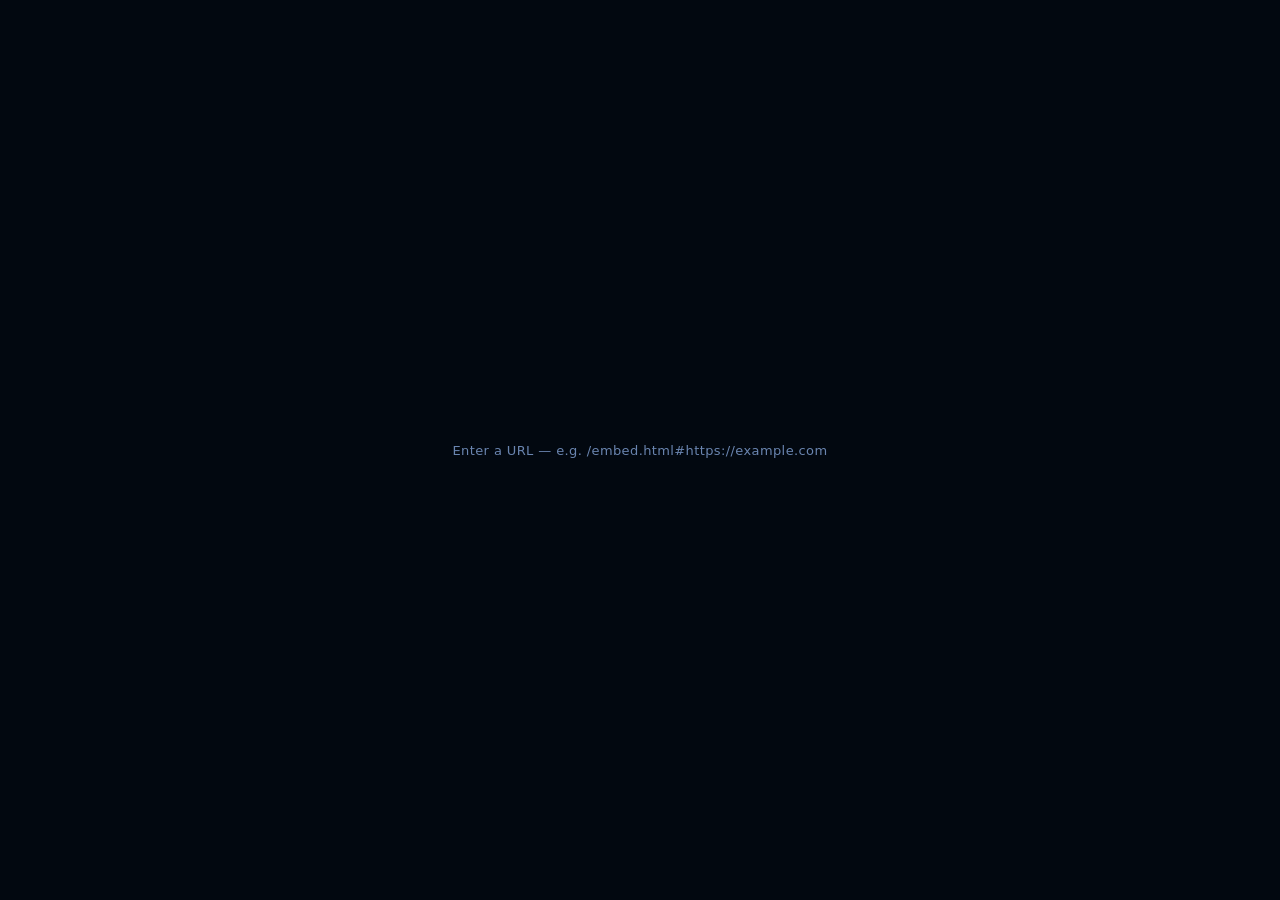
<file: embed.html>
<!doctype html>
<html lang="en">
<head>
  <meta charset="UTF-8"/>
  <meta name="viewport" content="width=device-width,initial-scale=1.0"/>
  <title>IXL</title>
  <link rel="icon" href="data:image/svg+xml,%3Csvg xmlns='http://www.w3.org/2000/svg' viewBox='0 0 64 64'%3E%3Crect width='64' height='64' rx='12' fill='%23006fba'/%3E%3Ctext x='32' y='42' text-anchor='middle' font-family='Arial,sans-serif' font-size='28' font-weight='700' fill='white'%3EIXL%3C/text%3E%3C/svg%3E"/>
  <!-- Keep transport diagnostics visible. The bridge and service-worker
       lifecycle logs are needed to distinguish a backend failure from a
       proxied page's own JavaScript errors. -->
  <script>
    // Direct /embed.html visits need the same old-worker migration as the
    // landing page. The session marker prevents a reload loop.
    window.__nexusSwMigration = (async function () {
      try {
        var marker = 'nexus-sw-migration-math-v5-bodyfix-2';
        if (sessionStorage.getItem(marker) === '1') return;
        var registrations = await navigator.serviceWorker.getRegistrations();
        var stale = registrations.filter(function (registration) {
          var worker = registration.active || registration.waiting || registration.installing;
          return worker && /\/1k123\.js(?:\?|$)/.test(worker.scriptURL) && !/build=math-v5-bodyfix-2(?:&|$)/.test(worker.scriptURL);
        });
        if (!stale.length) return;
        sessionStorage.setItem(marker, '1');
        await Promise.all(stale.map(function (registration) { return registration.unregister(); }));
        location.reload();
        await new Promise(function () {});
      } catch (_) {}
    })();
  </script>
  <style>
    body,html{margin:0;padding:0;width:100vw;height:100vh;overflow:hidden;background:#020810}
    #container{width:100%;height:100%}
    #container iframe{width:100%;height:100%;border:none;background:#fff}
    #status{position:fixed;inset:0;display:grid;place-items:center;pointer-events:none;
      z-index:2;background:#020810;transition:opacity .25s}
    #status.hide{opacity:0;pointer-events:none}
    #status p{margin:0;font-size:13px;color:#6a85b0;font-family:system-ui,sans-serif;letter-spacing:.03em}

    /* Persistent lock indicator — always visible while restriction is active */
    #lock-banner{
      position:fixed;top:10px;left:10px;z-index:6;display:none;align-items:center;gap:6px;
      padding:6px 12px 6px 10px;border-radius:20px;
      background:rgba(11,20,40,.92);border:1px solid rgba(90,150,255,.35);
      box-shadow:0 4px 16px rgba(0,0,0,.35);
      color:#8fb3ff;font:600 11px/1 system-ui,-apple-system,sans-serif;letter-spacing:.02em;
      backdrop-filter:blur(6px);
      max-width:min(80vw,380px);
    }
    #lock-banner.show{display:flex}
    #lock-banner .lb-icon{flex-shrink:0;width:13px;height:13px;color:#60a5fa;display:flex;align-items:center;justify-content:center}
    #lock-banner .lb-text{overflow:hidden;text-overflow:ellipsis;white-space:nowrap}

    /* Domain-restriction "snapped back" toast */
    #restrict-toast{
      position:fixed;top:14px;left:50%;transform:translateX(-50%) translateY(-12px);
      z-index:5;display:flex;align-items:center;gap:8px;
      padding:9px 16px;border-radius:10px;
      background:rgba(11,20,40,.96);border:1px solid rgba(90,150,255,.4);
      box-shadow:0 8px 28px rgba(0,0,0,.45), 0 0 0 3px rgba(59,126,246,.08);
      color:#c8d8f0;font:500 12.5px/1.4 system-ui,-apple-system,sans-serif;
      opacity:0;pointer-events:none;transition:opacity .22s ease,transform .22s ease;
      max-width:min(92vw,460px);
    }
    #restrict-toast.show{opacity:1;transform:translateX(-50%) translateY(0)}
    #restrict-toast{display:flex;align-items:center;gap:8px;pointer-events:none}
    #restrict-toast .rt-icon{
      flex-shrink:0;width:16px;height:16px;color:#60a5fa;display:flex;align-items:center;justify-content:center;
    }
    #restrict-toast .rt-text b{color:#60a5fa;font-weight:700}
    #restrict-toast .rt-close{margin-left:3px;width:20px;height:20px;border:0;border-radius:5px;background:transparent;color:#8fa8c9;font:700 16px/18px system-ui;cursor:pointer;pointer-events:auto}
    #restrict-toast .rt-close:hover{background:rgba(255,255,255,.1);color:#fff}
  </style>
  <script>
    // ── debug logger (shared with the retry loop below, must be defined
    // before the IDB reset IIFE so it can log its own steps) ────────────
    window.__nexusLog = (function () {
      // Diagnostics are deliberately on in this build. Filter by
      // [Nexus:embed] to separate shell logs from proxied-page logs.
      var DEBUG = true;
      function log(msg)  { if (DEBUG) console.log('%c[Nexus:embed]', 'color:#22d3ee;font-weight:700', msg, arguments.length > 1 ? Array.prototype.slice.call(arguments, 1) : ''); }
      function warn(msg) { console.warn('%c[Nexus:embed]', 'color:#f97316;font-weight:700', msg, arguments.length > 1 ? Array.prototype.slice.call(arguments, 1) : ''); }
      function err(msg)  { console.error('%c[Nexus:embed]', 'color:#ef4444;font-weight:700', msg, arguments.length > 1 ? Array.prototype.slice.call(arguments, 1) : ''); }
      return { log: log, warn: warn, err: err };
    })();

    // ── Guaranteed IDB schema ──────────────────────────────────────────────
    // Scramjet's bundle has multiple call sites that all do
    // `indexedDB.open("$scramjet", 1, ...)`, but only ONE of them (openIDB(),
    // used by the page-side controller) actually passes an `upgrade`
    // callback that creates the five object stores. Several others —
    // including one fired unconditionally, unawaited, with no try/catch,
    // straight out of the ScramjetServiceWorker CONSTRUCTOR — open the same
    // db/version with NO upgrade callback at all. Whichever of these opens
    // a nonexistent "$scramjet" database FIRST wins the one-time
    // onupgradeneeded event. If it's one of the callback-less ones, the
    // stores never get created, the db is permanently stuck at version 1
    // with zero stores (upgrade() can't re-run without a version bump we
    // don't control), and every real operation afterward throws
    // "NotFoundError: ... object store was not found" forever. This was a
    // pure coin-flip race, which is why deleting-and-recreating the db
    // "fixed" it sometimes and silently re-broke it other times.
    //
    // Fix: don't leave it to chance. Deterministically create the correct
    // schema ourselves, unconditionally, before Scramjet's own code gets a
    // chance to lose that race. This is safe to run on every single page
    // load — opening an already-correctly-schemaed db at a matching
    // version is a no-op (upgrade() simply doesn't fire), so it never
    // touches or wipes existing cookies/config data.
    window.__nexusIdbReady = new Promise(function (resolve) {
      var L = window.__nexusLog;
      try {
        var req = indexedDB.open('$scramjet', 1);
        req.onupgradeneeded = function (ev) {
          var db = ev.target.result;
          ['config', 'cookies', 'redirectTrackers', 'referrerPolicies', 'publicSuffixList'].forEach(function (name) {
            if (!db.objectStoreNames.contains(name)) db.createObjectStore(name);
          });
          L.log('IDB schema created/verified (won the race against Scramjet\'s own no-upgrade-callback open calls)');
        };
        req.onsuccess = function (ev) {
          try { ev.target.result.close(); } catch (e) {}
          resolve();
        };
        req.onerror = function () {
          L.err('IDB schema-guarantee open failed', req.error);
          resolve(); // don't hang the page over this
        };
      } catch (e) {
        L.err('IDB schema-guarantee threw synchronously', e);
        resolve();
      }
    });
  </script>
  <script src="/m4thx/index.js?build=sse-diag-v1"></script>
  <script src="/q9vx/sj.all.js"></script>
  <script src="/config.js"></script>
</head>
<body>
<div id="status"><p>Loading…</p></div>
<div id="restrict-toast" role="status" aria-live="polite">
  <span class="rt-icon">⌁</span><span id="restrict-toast-text" class="rt-text"></span>
  <button id="restrict-close" class="rt-close" type="button" aria-label="Close restriction notice">×</button>
</div>

<div id="container"></div>
<script>
(function () {
  var L = window.__nexusLog;
  var log = L.log, warn = L.warn, err = L.err;
  function transportErrorDetails(error) {
    if (!error) return 'unknown error';
    return error.name + ': ' + (error.message || String(error));
  }
  log('embed.html script starting', location.href);

  function c(a) { return a.map(function(n){ return String.fromCharCode(n); }).join(''); }
  var SJLoad  = c([36,115,99,114,97,109,106,101,116,76,111,97,100,67,111,110,116,114,111,108,108,101,114]);
  var SJCtrl  = c([83,99,114,97,109,106,101,116,67,111,110,116,114,111,108,108,101,114]);
  var BMux    = c([66,97,114,101,77,117,120]);
  var BMuxCon = c([66,97,114,101,77,117,120,67,111,110,110,101,99,116,105,111,110]);
  var setT    = c([115,101,116,84,114,97,110,115,112,111,114,116]);
  var wispKey = c([119,105,115,112]);
  var mkFrame = c([99,114,101,97,116,101,70,114,97,109,101]);

  // ── domain restriction ──────────────────────────────────────────────────────
  // ?restrict=chat.example.com
  // A hostname matches itself and every subdomain below it. Multiple hosts
  // may still be comma-separated for compatibility.
  // Restriction applies to top-level navigation inside the proxied frame AND
  // to window.open()/target=_blank popups (enforced inside the proxied page's
  // own runtime via restrictPatterns baked into the Scramjet config below) —
  // subresources (images, scripts, embedded cross-origin content the page
  // itself loads) are untouched, so the page still renders normally.
  var qs = new URLSearchParams(location.search);
  var restrictRaw = qs.get('restrict') || qs.get('domain_restrict') || '';

  function parseRestrictionList(raw) {
    if (!raw) return [];
    return raw.split(',').map(function (s) { return s.trim(); }).filter(Boolean);
  }

  var restrictPatterns = parseRestrictionList(restrictRaw);
  if (restrictPatterns.length) log('domain restriction active', restrictPatterns);

  // ── proxied-page element cleanup ─────────────────────────────────────────
  // Enable with ?clean=1, ?remove=branding, or ?remove_element=1. A custom
  // selector can be supplied with ?remove_selector=.banner. The default rule
  // targets the FrogiesArcade bypass badge by both selector and exact text so
  // it keeps working if the page's generated class names change.
  function cleanFlag(value) {
    return /^(1|true|yes|on|branding|default)$/i.test(String(value || '').trim());
  }
  var cleanSelector = qs.get('remove_selector') || qs.get('selector') || '';
  var cleanParam = qs.get('clean') || qs.get('remove') || qs.get('remove_element');
  var cleanEnabled = cleanParam === null ? true : cleanFlag(cleanParam) || !!cleanSelector;
  var adblockEnabled = qs.get('adblock') !== '0' && localStorage.getItem('nexus-adblock-setting') !== '0';
  var socksEnabled = qs.get('socks') === '1' || localStorage.getItem('nexus-socks-setting') === '1';
  var removalConfig = (typeof _CONFIG !== 'undefined' && _CONFIG.elementRemoval) || {};
  var defaultRemovalSelector = removalConfig.defaultSelector || 'span.sc-3c372983-24.sc-90a29998-9.jWXiqP.ctujSw';
  var defaultRemovalText = removalConfig.defaultText || 'bypass by frogiesarcade.net | discord.gg/unblockedgames';
  var cleanObserver = null;
  var audioObserver = null;
  var audioMedia = [];
  var adblockObserver = null;
  var cleanFrameDocument = null;
  var newTabGuardDocument = null;

  function activeCleanSelectors() {
    var selectors = [];
    if (cleanEnabled) selectors.push(defaultRemovalSelector);
    if (cleanSelector) selectors.push(cleanSelector);
    return selectors;
  }

  function cleanProxiedDocument(doc) {
    if (!doc || !cleanEnabled) return;
    activeCleanSelectors().forEach(function (selector) {
      try {
        doc.querySelectorAll(selector).forEach(function (el) { el.remove(); });
      } catch (e) { warn('invalid cleanup selector ignored', selector); }
    });
    // Text fallback is deliberately limited to leaf elements so a matching
    // badge never removes the page's larger layout container.
    if (defaultRemovalText) {
      try {
        doc.querySelectorAll('span,div,p').forEach(function (el) {
          if (el.children.length === 0 && el.textContent.trim() === defaultRemovalText) el.remove();
        });
      } catch (e) {}
    }
  }

  var adblockHostPattern = /(^|\.)(doubleclick\.net|googlesyndication\.com|googleadservices\.com|adservice\.google\.(com|co\.[a-z]{2})|googletagservices\.com|amazon-adsystem\.com|adsrvr\.org|adnxs\.com|criteo\.com|taboola\.com|outbrain\.com|pubmatic\.com|rubiconproject\.com|openx\.net|casalemedia\.com|33across\.com|sharethrough\.com|yieldmo\.com|moatads\.com|scorecardresearch\.com|quantserve\.com|adform\.net|zedo\.com|smaato\.net|smartadserver\.com|media\.net)$/i;
  var adblockCompatibilityHost = /(^|\.)(youtube\.com|youtube-nocookie\.com|ytimg\.com|googlevideo\.com|googleusercontent\.com|accounts\.google\.com|gstatic\.com)$/i;
  var adblockPathPattern = /(^|[\/_-])(ads?|adserver|advert|advertising|banner|doubleclick|gpt|prebid|taboola|outbrain|sponsor)([\/_\-.]|$)/i;
  var adblockSelector = '[id*="ad-container" i],[id*="advert" i],[id*="ad-slot" i],[class*="ad-container" i],[class*="advertisement" i],[class*="ad-banner" i],[class*="ad-slot" i],[class*="adsbygoogle" i],[class*="sponsor-message" i]';

  function adblockDecodedUrl(value) {
    if (!value) return '';
    var raw = String(value);
    try {
      var candidate = new URL(raw, location.href);
      var prefix = location.origin + SJ_CONFIG.prefix;
      if (candidate.href.indexOf(prefix) === 0) {
        try { raw = engine.decodeUrl(candidate.href); } catch (_) {}
      }
    } catch (_) {}
    return raw;
  }

  function isAdblockUrl(value) {
    try {
      var decoded = adblockDecodedUrl(value);
      var url = new URL(decoded, location.href);
      if (adblockCompatibilityHost.test(url.hostname)) return false;
      return adblockHostPattern.test(url.hostname) || adblockPathPattern.test(url.pathname + url.search);
    } catch (_) { return false; }
  }

  // YouTube uses many legitimate elements whose names contain "ad" or
  // "advert". Do not apply generic DOM selectors to YouTube itself; the
  // service-worker network rules still block known third-party ad hosts.
  function isYouTubeDocument(doc, fallbackUrl) {
    try {
      var value = (doc && (doc.URL || (doc.location && doc.location.href))) || fallbackUrl || '';
      value = adblockDecodedUrl(value);
      return /(^|\.)youtube(?:-nocookie)?\.com$/i.test(new URL(value, location.href).hostname);
    } catch (_) { return false; }
  }

  function blockAdElement(el) {
    if (!el || el.nodeType !== 1 || el.getAttribute('data-nexus-adblocked') === '1') return;
    el.setAttribute('data-nexus-adblocked', '1');
    el.remove();
  }

  function blockAdsInDocument(doc, pageUrl) {
    if (!adblockEnabled || !doc) return;
    if (isYouTubeDocument(doc, pageUrl)) return;
    try { doc.querySelectorAll(adblockSelector).forEach(blockAdElement); } catch (_) {}
    try {
      doc.querySelectorAll('script[src],iframe[src],img[src],video[src],audio[src],source[src],link[href]').forEach(function (el) {
        var value = el.getAttribute('src') || el.getAttribute('href') || '';
        if (isAdblockUrl(value)) blockAdElement(el);
      });
    } catch (_) {}
  }

  function watchProxiedDocument(frameEl, pageUrl) {
    if (cleanObserver) { try { cleanObserver.disconnect(); } catch (e) {} cleanObserver = null; }
    if (audioObserver) { try { audioObserver.disconnect(); } catch (e) {} audioObserver = null; }
    if (adblockObserver) { try { adblockObserver.disconnect(); } catch (e) {} adblockObserver = null; }
    audioMedia = [];
    if (newTabGuardDocument) {
      try { newTabGuardDocument.removeEventListener('click', newTabGuardHandler, true); } catch (e) {}
      try { newTabGuardDocument.removeEventListener('submit', popupSubmitHandler, true); } catch (e) {}
      newTabGuardDocument = null;
    }
    cleanFrameDocument = null;
    if (!frameEl) return;
    var doc = null;
    try { doc = frameEl.contentDocument; } catch (e) {}
    if (!doc) return;
    cleanFrameDocument = doc;
    if (cleanEnabled) cleanProxiedDocument(doc);
    blockAdsInDocument(doc, pageUrl);
    try {
      adblockObserver = new MutationObserver(function () { blockAdsInDocument(doc, pageUrl); });
      if (adblockEnabled && doc.documentElement) adblockObserver.observe(doc.documentElement, { childList: true, subtree: true });
    } catch (e) { warn('ad blocker observer unavailable', e); }
    function reportAudio() {
      var playing = audioMedia.some(function (el) { return !el.paused && !el.ended; });
      var muted = audioMedia.length > 0 && audioMedia.every(function (el) { return el.muted; });
      window.parent.postMessage({ type: 'nexus-audio', playing: playing, muted: muted }, '*');
    }
    function attachAudio() {
      doc.querySelectorAll('audio,video').forEach(function (el) {
        if (audioMedia.indexOf(el) !== -1) return;
        audioMedia.push(el);
        ['play', 'pause', 'ended', 'volumechange'].forEach(function (eventName) {
          el.addEventListener(eventName, reportAudio);
        });
      });
      reportAudio();
    }
    attachAudio();
    try {
      audioObserver = new MutationObserver(attachAudio);
      if (doc.documentElement) audioObserver.observe(doc.documentElement, { childList: true, subtree: true });
    } catch (e) { warn('audio observer unavailable', e); }
    // Keep all popup behavior inside the current browsing tab. This is always
    // enabled, not just when a domain restriction is active.
    newTabGuardDocument = doc;
    doc.addEventListener('click', newTabGuardHandler, true);
    doc.addEventListener('submit', popupSubmitHandler, true);
    try {
      var proxiedWindow = frameEl.contentWindow;
      proxiedWindow.open = function (value) {
        if (!value || !frame) return null;
        var targetUrl = String(value);
        try {
          var pageBase = frame && frame.url ? frame.url.href : '';
          targetUrl = new URL(targetUrl, pageBase || targetUrl).href;
        } catch (_) {}
        try {
          var appPrefix = location.origin + SJ_CONFIG.prefix;
          if (targetUrl.indexOf(appPrefix) === 0) targetUrl = engine.decodeUrl(targetUrl);
        } catch (_) {}
        try { frame.go(targetUrl); } catch (e) { err('popup-to-current-tab navigation failed', e); }
        return null;
      };
    } catch (e) { warn('popup guard could not be installed', e); }
    try {
      if (cleanEnabled && doc.documentElement) {
        cleanObserver = new MutationObserver(function () { cleanProxiedDocument(doc); });
        cleanObserver.observe(doc.documentElement, { childList: true, subtree: true });
      }
    } catch (e) { warn('page cleanup observer unavailable', e); }
  }

  function newTabGuardHandler(event) {
    var node = event.target;
    while (node && node.tagName !== 'A') node = node.parentElement;
    var rawHref = node && node.getAttribute('href');
    if (!rawHref || /^(#|javascript:|mailto:|tel:|data:)/i.test(rawHref)) return;
    var targetUrl = node.href || rawHref;
    try {
      var pageBase = frame && frame.url ? frame.url.href : '';
      targetUrl = new URL(rawHref, pageBase || targetUrl).href;
    } catch (_) {}
    try {
      var appPrefix = location.origin + SJ_CONFIG.prefix;
      if (targetUrl.indexOf(appPrefix) === 0) targetUrl = engine.decodeUrl(targetUrl);
    } catch (_) {}
    if (isRestrictionActive() && !isUrlAllowed(targetUrl)) {
      event.preventDefault();
      event.stopImmediatePropagation();
      showRestrictToast();
      log('restriction blocked clicked link', targetUrl);
      return;
    }
    var target = (node.getAttribute('target') || '').toLowerCase();
    if (target === '_blank' || target === '_new') {
      event.preventDefault();
      event.stopImmediatePropagation();
      log('forced new-tab link into current tab', targetUrl);
      if (frame && targetUrl) {
        try { frame.go(targetUrl); } catch (e) { err('current-tab link navigation failed', e); }
      }
    }
  }

  function popupSubmitHandler(event) {
    var form = event.target;
    if (!form || !/^_(blank|new)$/i.test(String(form.getAttribute('target') || ''))) return;
    event.preventDefault();
    event.stopImmediatePropagation();
    var targetUrl = form.getAttribute('action') || (frame && frame.url ? frame.url.href : '');
    try {
      targetUrl = new URL(targetUrl, frame && frame.url ? frame.url.href : location.href).href;
    } catch (_) {}
    log('forced new-tab form into current tab', targetUrl);
    if (frame && targetUrl) {
      try { frame.go(targetUrl); } catch (e) { err('form popup navigation failed', e); }
    }
  }

  // The full scramjet config — must match what we send to the SW.
  // restrictPatterns rides along inside this object: it propagates through
  // the browser-side controller into IndexedDB, into the SW's own config
  // copy, and gets baked into every proxied page via the injected
  // loadAndHook(JSON.stringify(config)) bootstrap — making it readable from
  // inside the proxied page's own runtime, which is what the patched
  // window.open hook (in sj.all.js) checks against for popup blocking.
  // Scramjet's verbose rewriter diagnostics are opt-in. The parent settings
  // page stores this preference and also passes it explicitly on fresh loads.
  var scramjetLogs = false;
  try {
    var scramjetLogsParam = new URLSearchParams(location.search).get('scramjetlogs');
    scramjetLogs = scramjetLogsParam === '1' ||
      (scramjetLogsParam !== '0' && localStorage.getItem('nexus-scramjet-logs') === '1');
  } catch (_) {}

  var scramjetErrorCapture = true;
  try {
    if (new URLSearchParams(location.search).get('scramjeterrors') === '0' ||
        localStorage.getItem('nexus-scramjet-errors') === '0') {
      scramjetErrorCapture = false;
    }
  } catch (_) {}

  var SJ_CONFIG = {
    prefix: '/math/',
    files: {
      wasm: '/q9vx/sj.wasm.wasm',
      all:  '/q9vx/sj.all.js',
      sync: '/q9vx/sj.sync.js',
    },
    // Modern sites inspect Map/Set/DataView using Symbol.toStringTag.
    // Strict rewriting makes those startup checks throw before WebSocket
    // code is reached, so use the compatibility rewrite mode here.
    flags: {
      strictRewrites: false,
      rewriterLogs: scramjetLogs,
      captureErrors: scramjetErrorCapture,
      cleanErrors: !scramjetErrorCapture,
      allowInvalidJs: true,
      allowFailedIntercepts: true,
    },
    restrictPatterns: restrictPatterns,
    adblockEnabled: adblockEnabled,
  };

  var packed  = window[SJLoad]();
  var engine  = new packed[SJCtrl](SJ_CONFIG);
  log('scramjet engine constructed', SJ_CONFIG);

  var Mux        = window[BMux];
  var connection = new Mux[BMuxCon]('/m4thx/worker.js');
  log('bare-mux connection constructed', '/m4thx/worker.js');

  function normalizeWispEndpoint(value) {
    var fallback = (location.protocol === 'https:' ? 'wss' : 'ws') + '://' + location.host + '/wisp/';
    if (!value) return fallback;
    try {
      var parsed = new URL(value, location.href);
      // Koyeb terminates TLS at the public app hostname. A cached/older
      // config.js may still say ws://, which browsers will not upgrade.
      if (parsed.protocol === 'ws:' && /(^|\.)koyeb\.app$/i.test(parsed.hostname)) {
        parsed.protocol = 'wss:';
      }
      return parsed.toString();
    } catch (_) {
      return value;
    }
  }

  var configuredWisp = (typeof _CONFIG !== 'undefined' && _CONFIG.wispurl) || '';
  var transportQuery = new URLSearchParams(location.search);
  // Recover the flag if a static host rewrites /embed.html and drops its query.
  var referrerQuery = null;
  try {
    if (document.referrer) {
      var referrerUrl = new URL(document.referrer, location.href);
      if (referrerUrl.origin === location.origin) referrerQuery = referrerUrl.searchParams;
    }
  } catch (_) {}
  var noTransportSelection = !transportQuery.has('httpbridge') &&
    !transportQuery.has('httpbridgews') &&
    !transportQuery.has('transport') &&
    (!referrerQuery || (!referrerQuery.has('httpbridge') &&
      !referrerQuery.has('httpbridgews') && !referrerQuery.has('transport')));
  var noSseSelection = !transportQuery.has('ssews') &&
    (!referrerQuery || !referrerQuery.has('ssews'));
  var useHttpBridge = transportQuery.get('httpbridge') === '1' ||
    transportQuery.get('httpbridgews') === '1' ||
    transportQuery.get('ssews') === '1' ||
    transportQuery.get('transport') === 'httpbridge' ||
    transportQuery.get('transport') === 'hybrid' ||
    (referrerQuery && (referrerQuery.get('httpbridge') === '1' ||
      referrerQuery.get('httpbridgews') === '1' ||
      referrerQuery.get('transport') === 'httpbridge' ||
      referrerQuery.get('transport') === 'hybrid')) ||
    (transportQuery.get('transport') !== 'wisp' && localStorage.getItem('nexus-httpbridge-setting') !== '0') ||
    (typeof _CONFIG !== 'undefined' && _CONFIG.transport === 'httpbridge');
  var useHttpBridgeWsOnly = useHttpBridge && (
    transportQuery.get('httpbridgews') === '1' ||
    transportQuery.get('transport') === 'hybrid' ||
    (referrerQuery && (referrerQuery.get('httpbridgews') === '1' || referrerQuery.get('transport') === 'hybrid')) ||
    ((!transportQuery.has('httpbridge') && !transportQuery.has('httpbridgews') && !transportQuery.has('transport')) &&
      noTransportSelection && localStorage.getItem('nexus-httpbridge-ws-setting') !== '0') ||
    (typeof _CONFIG !== 'undefined' && _CONFIG.transport === 'hybrid'));
  var useSseWs = useHttpBridge && (transportQuery.get('ssews') === '1' ||
    (referrerQuery && referrerQuery.get('ssews') === '1') ||
    (noSseSelection && localStorage.getItem('nexus-sse-ws-setting') !== '0'));
  if (useHttpBridge) {
    if (!transportQuery.has('httpbridge') && !transportQuery.has('httpbridgews') && !transportQuery.has('ssews') && !transportQuery.has('transport')) {
      try {
        history.replaceState(null, '', location.pathname + '?httpbridge=1' + (useHttpBridgeWsOnly ? '&httpbridgews=1' : '') + (useSseWs ? '&ssews=1' : '') + location.hash);
        transportQuery = new URLSearchParams(location.search);
        log('restored httpbridge flag after URL rewrite', location.href);
      } catch (_) {}
    }
  }
  var store = {
    wispurl: normalizeWispEndpoint(configuredWisp) + (socksEnabled ? '?socks=1' : ''),
    bareurl: (typeof _CONFIG !== 'undefined' && _CONFIG.bareurl) ||
      location.protocol + '//' + location.host + '/api/edge/',
    bridgeurl: (typeof _CONFIG !== 'undefined' && _CONFIG.bridgeurl) ||
      location.protocol + '//' + location.host + '/api/wsbridge/',
    ssebridgeurl: (typeof _CONFIG !== 'undefined' && _CONFIG.ssebridgeurl) ||
      location.protocol + '//' + location.host + '/api/ssebridge/',
  };
  if (socksEnabled) store.bareurl += (store.bareurl.indexOf('?') >= 0 ? '&' : '?') + 'socks=1';
  var bridgeTransportModule = location.origin + '/httpbridge/index.mjs';
  // Keep transport fallback fixes from being hidden by a stale browser/CDN
  // module cache after a static deployment.
  var hybridTransportModule = location.origin + '/hybrid/index.mjs?build=math-v5-httpfallback-3';
  log('transport mode resolved', {
    httpBridge: useHttpBridge,
    httpBridgeWebSocketsOnly: useHttpBridgeWsOnly,
    query: location.search,
    controller: navigator.serviceWorker.controller ? navigator.serviceWorker.controller.scriptURL : null,
    bridge: store.bridgeurl,
    sseBridge: useSseWs ? store.ssebridgeurl : null,
  });
  log('transport endpoints resolved', store);

  var readyPromise = null;
  var transportReady = false;
  var frame = null;

  function hostnameMatchesPattern(hostname, pattern) {
    hostname = hostname.toLowerCase();
    pattern = pattern.toLowerCase().trim();
    if (!pattern) return false;

    var base = pattern.replace(/^\*\./, '').replace(/^https?:\/\//, '').replace(/\/$/, '');
    return hostname === base || hostname.endsWith('.' + base);
  }

  function isRestrictionActive() {
    return restrictPatterns.length > 0;
  }

  function isAllowedHostname(hostname) {
    if (!isRestrictionActive()) return true;
    for (var i = 0; i < restrictPatterns.length; i++) {
      if (hostnameMatchesPattern(hostname, restrictPatterns[i])) return true;
    }
    return false;
  }

  function isUrlAllowed(url) {
    try { return isAllowedHostname(new URL(url).hostname); } catch (e) { return false; }
  }

  // The domain root to fall back to when the very first requested URL
  // violates the restriction and there's no "last good page" to return to
  // yet. Derived from the first pattern, stripping any "*." wildcard prefix.
  function restrictionHomeUrl() {
    if (!isRestrictionActive()) return null;
    var base = restrictPatterns[0].replace(/^\*\./, '');
    return 'https://' + base + '/';
  }

  var lastAllowedUrl = null;
  var restrictToastTimer = null;

  function showRestrictToast(hostname) {
    var el = document.getElementById('restrict-toast');
    var textEl = document.getElementById('restrict-toast-text');
    if (!el || !textEl) return;
    textEl.innerHTML = 'Locked to <b>' + restrictPatterns.join(', ') + '</b>';
    el.classList.add('show');
    if (restrictToastTimer) clearTimeout(restrictToastTimer);
    restrictToastTimer = setTimeout(function () {
      el.classList.remove('show');
    }, 3000);
  }

  function updateLockBanner() {
    if (isRestrictionActive()) showRestrictToast();
  }

  updateLockBanner();
  var restrictClose = document.getElementById('restrict-close');
  if (restrictClose) restrictClose.addEventListener('click', function () {
    var toast = document.getElementById('restrict-toast');
    if (toast) toast.classList.remove('show');
    if (restrictToastTimer) clearTimeout(restrictToastTimer);
  });

  // ── helpers ────────────────────────────────────────────────────────────────
  function setStatus(text) {
    var el = document.getElementById('status');
    if (!el) return;
    if (!text) { el.classList.add('hide'); return; }
    el.classList.remove('hide');
    el.querySelector('p').textContent = text;
  }

  function decodeUrlToken(value) {
    if (value.indexOf('b64.') !== 0) return value;
    try {
      var encoded = value.slice(4).replace(/-/g, '+').replace(/_/g, '/');
      while (encoded.length % 4) encoded += '=';
      var binary = atob(encoded);
      var bytes = new Uint8Array(binary.length);
      for (var i = 0; i < binary.length; i++) bytes[i] = binary.charCodeAt(i);
      return new TextDecoder().decode(bytes);
    } catch (_) { return ''; }
  }

  function parseHashUrl() {
    var raw = location.hash.slice(1).trim();
    if (!raw) return '';
    raw = decodeUrlToken(raw);
    try { raw = decodeURIComponent(raw); } catch (e) {}
    if (!/^https?:\/\//i.test(raw)) raw = 'https://' + raw.replace(/^\/+/, '');
    try {
      var u = new URL(raw);
      if (u.protocol !== 'http:' && u.protocol !== 'https:') return '';
      return u.href;
    } catch (e) { return ''; }
  }

  var isSnappingBack = false;

  function isLikelyResourceUrl(value) {
    try {
      var u = new URL(value);
      var host = u.hostname.toLowerCase();
      var path = u.pathname.toLowerCase();
      if (/\.(m3u8|m3u|ts|m4s|mp4|webm|aac|mp3|jpg|jpeg|png|gif|webp|ico|svg|woff2?|ttf|css|js|json)(?:$|[?#])/.test(path)) return true;
      if (host.endsWith('.twitchcdn.net') || host.endsWith('.ttvnw.net') || path === '/fp' || path.indexOf('/fp/') === 0) return true;
    } catch (_) {}
    return false;
  }

  function reportNav(realUrl, title) {
    if (!realUrl) return;
    if (isLikelyResourceUrl(realUrl)) {
      log('ignoring resource URL navigation event', realUrl);
      return;
    }

    if (isRestrictionActive() && !isUrlAllowed(realUrl)) {
      // Don't report the blocked URL to the parent (keeps the address bar
      // showing the last legitimate page instead of flashing the blocked one).
      var hostname = '';
      try { hostname = new URL(realUrl).hostname; } catch (e) {}
      warn('navigation blocked by domain restriction', hostname, 'allowed:', restrictPatterns);
      showRestrictToast(hostname);
      window.parent.postMessage({
        type: 'nexus-restricted',
        attemptedUrl: realUrl,
        allowed: restrictPatterns,
      }, '*');

      if (!isSnappingBack && frame) {
        isSnappingBack = true;
        var target = lastAllowedUrl || restrictionHomeUrl();
        if (target) {
          log('snapping back to last allowed url', target);
          // Small delay so the toast is visible before the page swaps back
          setTimeout(function () {
            try { frame.go(target); } catch (e) { err('snap-back frame.go() threw', e); }
            isSnappingBack = false;
          }, 180);
        } else {
          isSnappingBack = false;
        }
      }
      return;
    }

    lastAllowedUrl = realUrl;
    log('reportNav -> parent', realUrl, title || '');
    window.parent.postMessage({ type: 'nexus-nav', url: realUrl, title: title || '' }, '*');
  }

  // ── transport ──────────────────────────────────────────────────────────────
  async function waitForTransport() {
    if (transportReady) return;
    log('waitForTransport() starting');
    if (useHttpBridge) {
      // Full HTTP mode must never fall through to Wisp. A WebSocket-blocking
      // extension would make that fallback hang even though the HTTP bridge
      // is the selected transport. Retry the bridge itself for startup races.
      var lastBridgeError = null;
      for (var bridgeAttempt = 0; bridgeAttempt < 8; bridgeAttempt++) {
        try {
          if (useHttpBridgeWsOnly) {
            await connection[setT](hybridTransportModule, [store.wispurl, store.bridgeurl, useSseWs ? store.ssebridgeurl : '']);
            log('transport set: Wisp + ' + (useSseWs ? 'SSE WebSocket bridge' : 'HTTP bridge for WebSockets'), { wisp: store.wispurl, bridge: store.bridgeurl, sseBridge: useSseWs ? store.ssebridgeurl : null });
          } else {
            await connection[setT](bridgeTransportModule, [store.bridgeurl, useSseWs ? store.ssebridgeurl : '']);
            log('transport set: HTTP bridge for pages + ' + (useSseWs ? 'SSE WebSockets' : 'WebSockets'), { bridge: store.bridgeurl, sseBridge: useSseWs ? store.ssebridgeurl : null });
          }
          transportReady = true;
          return;
        } catch (bridgeError) {
          lastBridgeError = bridgeError;
          warn('HTTP transport setup attempt ' + (bridgeAttempt + 1) + '/8 failed', transportErrorDetails(bridgeError));
          await new Promise(function (resolve) {
            setTimeout(resolve, Math.min(1000, 150 + bridgeAttempt * 150));
          });
        }
      }
      err('HTTP transport unavailable; Wisp fallback disabled', transportErrorDetails(lastBridgeError));
      throw new Error('HTTP transport unavailable: ' + transportErrorDetails(lastBridgeError));
    }
    for (var i = 0; i < 8; i++) {
      try {
        var o = {}; o[wispKey] = store.wispurl;
        await connection[setT]('/e7px/index.mjs', [o]);
        log('transport set: wisp (/e7px)', store.wispurl);
        transportReady = true;
        return;
      } catch (e1) {
        try {
          var o2 = {}; o2[wispKey] = store.wispurl;
          await connection[setT]('/l9cx/index.mjs', [o2]);
          log('transport set: wisp fallback (/l9cx)', store.wispurl);
          transportReady = true;
          return;
        } catch (e2) {
          try {
            await connection[setT]('/m4thx/index.mjs', [store.bareurl]);
            log('transport set: bare (/m4thx)', store.bareurl);
            transportReady = true;
            return;
          } catch (e3) {
            if (i >= 7) {
              try {
                if (useHttpBridgeWsOnly) {
                  await connection[setT](hybridTransportModule, [store.wispurl, store.bridgeurl, useSseWs ? store.ssebridgeurl : '']);
                  log('transport set: Wisp + ' + (useSseWs ? 'SSE WebSocket bridge fallback' : 'HTTP bridge fallback for WebSockets'), { wisp: store.wispurl, bridge: store.bridgeurl, sseBridge: useSseWs ? store.ssebridgeurl : null });
                } else {
                  await connection[setT](bridgeTransportModule, [store.bridgeurl, useSseWs ? store.ssebridgeurl : '']);
                  log('transport set: HTTP bridge' + (useSseWs ? ' + SSE WebSocket' : '') + ' fallback', { bridge: store.bridgeurl, sseBridge: useSseWs ? store.ssebridgeurl : null });
                }
                transportReady = true;
                return;
              } catch (bridgeError) {
                err('waitForTransport() exhausted all attempts: ' + JSON.stringify({
                  e1: transportErrorDetails(e1),
                  e2: transportErrorDetails(e2),
                  e3: transportErrorDetails(e3),
                  bridge: transportErrorDetails(bridgeError)
                }));
                throw new Error('No transport available');
              }
            }
            warn('transport negotiation attempt ' + (i + 1) + '/8 failed, retrying', { e1: e1, e2: e2, e3: e3 });
            await new Promise(function(r){ setTimeout(r, Math.min(800, 180 * (i + 1))); });
          }
        }
      }
    }
  }

  // Wait for the SW to explicitly confirm ("nexus$type: configAck") that it
  // has processed a loadConfig message and _engine.config is actually set.
  // engine.init()'s postMessage is fire-and-forget — awaiting it only means
  // the message was SENT, not that the SW finished handling it. Without this
  // handshake, a navigation right after engine.init() can race ahead of the
  // SW's message handler and hit _engine.fetch() with config still unset,
  // crashing with "Cannot read properties of undefined (reading 'prefix')".
  function waitForConfigAck(timeoutMs) {
    return new Promise(function (resolve) {
      var settled = false;
      log('config ack listener installing', {
        timeoutMs: timeoutMs,
        controller: navigator.serviceWorker.controller ? navigator.serviceWorker.controller.scriptURL : null,
        state: navigator.serviceWorker.controller ? 'controlled' : 'not-controlled',
      });
      function onMsg(e) {
        if (e.data && e.data.nexus$type === 'configAck') {
          if (settled) return;
          settled = true;
          navigator.serviceWorker.removeEventListener('message', onMsg);
          log('SW acked config', {
            ready: !!e.data.ready,
            source: e.source && e.source.id ? e.source.id : null,
            controller: navigator.serviceWorker.controller ? navigator.serviceWorker.controller.scriptURL : null,
          });
          resolve(!!e.data.ready);
        }
      }
      navigator.serviceWorker.addEventListener('message', onMsg);
      log('config ack listener installed');
      setTimeout(function () {
        if (settled) return;
        settled = true;
        navigator.serviceWorker.removeEventListener('message', onMsg);
        warn('SW config ack timed out after ' + timeoutMs + 'ms', {
          controller: navigator.serviceWorker.controller ? navigator.serviceWorker.controller.scriptURL : null,
        });
        resolve(false);
      }, timeoutMs);
    });
  }

  async function sendConfigAndWait() {
    await window.__nexusIdbReady;
    log('sendConfigAndWait() -> engine.init()');
    await engine.init();
    log('engine.init() returned; waiting for SW config acknowledgment');
    var ok = await waitForConfigAck(10000);
    if (!ok) {
      warn('config ack failed, retrying engine.init() once');
      // One retry — covers a slow-starting SW thread
      await engine.init();
      ok = await waitForConfigAck(10000);
    }
    log('sendConfigAndWait() resolved', ok);
    return ok;
  }

  async function ensureReady() {
    if (readyPromise) return readyPromise;
    log('ensureReady() starting SW registration');
    readyPromise = (async function () {
      // Register SW first and wait for it to be active
      // Change this identifier whenever transport code changes. Service
      // workers can otherwise keep an older 1k123.js alive after a Netlify
      // deployment, making the browser appear to ignore the HTTP bridge.
      var reg = await navigator.serviceWorker.register('/1k123.js?build=math-v5-bodyfix-2', {
        updateViaCache: 'none',
        scope: '/',
      });
      log('SW registered', reg.scope);
      await navigator.serviceWorker.ready;
      log('SW ready');

      // Install the transport before sending config. The SW can issue an
      // early proxied fetch during startup; doing this afterward caused the
      // console error "there are no bare clients" and broke WebSockets.
      await waitForTransport();

      // Send config and wait for the SW's real acknowledgment — not just
      // that engine.init() resolved, but that _engine.config is confirmed set.
      var acked = await sendConfigAndWait();
      if (!acked) {
        warn('SW did not acknowledge config in time — proceeding anyway, first request may 503 and retry.');
      }

      // Re-send config whenever the SW restarts (e.g. after browser idle kill)
      navigator.serviceWorker.addEventListener('controllerchange', function () {
        log('SW controllerchange — re-sending config');
        sendConfigAndWait();
      });

      log('ensureReady() complete');
    })();
    try { return await readyPromise; }
    catch (e) { readyPromise = null; transportReady = false; throw e; }
  }

  // ── navigation ─────────────────────────────────────────────────────────────
  async function loadUrl(url) {
    log('loadUrl() called', url);
    if (!url) {
      setStatus('Enter a URL — e.g. /embed.html#https://example.com');
      return;
    }

    if (isRestrictionActive() && !isUrlAllowed(url)) {
      var hostname = '';
      try { hostname = new URL(url).hostname; } catch (e) {}
      warn('loadUrl() target blocked by restriction', hostname);
      showRestrictToast(hostname);
      window.parent.postMessage({
        type: 'nexus-restricted',
        attemptedUrl: url,
        allowed: restrictPatterns,
      }, '*');

      if (!frame) {
        // No page loaded yet at all — substitute the restricted domain's
        // root and fall through to load THAT instead of the disallowed URL.
        var home = restrictionHomeUrl();
        if (home && isUrlAllowed(home)) {
          log('no frame yet — substituting restriction home url', home);
          url = home;
        } else {
          setStatus('Unable to open that page');
          return;
        }
      } else {
        // Already browsing — snap back to the last good page instead of
        // ever navigating to the disallowed target. Bail out entirely so
        // we don't fall through to frame.go(url) below with a bad URL.
        var target = lastAllowedUrl || restrictionHomeUrl();
        if (target && target !== url) {
          log('already browsing — snapping to', target, 'instead of blocked', url);
          try { frame.go(target); } catch (e) { err('blocked-nav snap-back frame.go() threw', e); }
        }
        return;
      }
    }

    reportNav(url, '');
    setStatus('Connecting…');

    try {
      await ensureReady();
    } catch (e) {
      err('ensureReady() rejected — transport setup failed', e);
      setStatus('Transport failed — try refreshing');
      window.parent.postMessage({ type: 'nexus-error', message: e.message }, '*');
      return;
    }

    var container = document.getElementById('container');
    container.innerHTML = '';

    // Capture a snapshot of the frame reference for this navigation.
    // The module-level `frame` variable gets reassigned on the next loadUrl()
    // call — without this capture, any async callbacks (load, MutationObserver)
    // that fire late would read the NEW frame and report its URL under the
    // OLD site's identity, corrupting the address bar.
    var thisFrame = engine[mkFrame]();
    frame = thisFrame;
    container.appendChild(thisFrame.frame);
    log('new browsing frame created for', url);

    // ── URL tracking via Scramjet's urlchange event ────────────────────────
    thisFrame.addEventListener('urlchange', function (e) {
      if (thisFrame !== frame) { log('ignoring urlchange from superseded frame'); return; }
      var title = '';
      try { title = thisFrame.frame.contentDocument.title || ''; } catch (_) {}
      reportNav(e.url, title);
    });

    thisFrame.addEventListener('contextInit', function (e) {
      if (thisFrame !== frame) { log('ignoring contextInit from superseded frame'); return; }
      // contextInit also fires for nested documents used by sites for
      // sign-in, APIs, and media. They are not top-level URL navigation and
      // must not trigger the embed restriction or replace the address bar.
      log('ignoring nested contextInit navigation event');
    });

    thisFrame.frame.addEventListener('load', function () {
      if (thisFrame !== frame) { log('ignoring load event from superseded frame'); return; }
      try {
        watchProxiedDocument(thisFrame.frame, url);
        var realUrl = engine.decodeUrl(thisFrame.frame.contentWindow.location.href);
        var title   = thisFrame.frame.contentDocument.title || '';
        if (realUrl) reportNav(realUrl, title);

        var titleEl = thisFrame.frame.contentDocument.querySelector('title');
        if (titleEl) {
          var mo = new MutationObserver(function () {
            if (thisFrame !== frame) { log('disconnecting stale title observer'); mo.disconnect(); return; }
            try {
              var u = engine.decodeUrl(thisFrame.frame.contentWindow.location.href);
              reportNav(u, thisFrame.frame.contentDocument.title || '');
            } catch (_) {}
          });
          mo.observe(titleEl, { childList: true, characterData: true, subtree: true });
        }
      } catch (e) { err('frame load handler threw', e); }
    });

    thisFrame.go(url);
    setTimeout(function () { setStatus(''); }, 600);
  }

  function loadFromHash() {
    loadUrl(parseHashUrl());
  }

  // Dynamically apply a new restriction (from the "Apply" button in the
  // parent UI) without reloading the whole embed page — keeps the SW and
  // transport warm. If the page currently loaded no longer satisfies the
  // new restriction, it's no longer safe to use as a snap-back target, so
  // clear it first and let the enforcement gate fall back to the new
  // restriction's own home URL instead of looping back to the stale page.
  function applyRestriction(patternsList) {
    restrictPatterns = patternsList || [];
    log('applyRestriction()', restrictPatterns);
    updateLockBanner();

    // Re-propagate into the Scramjet config so popup/window.open blocking
    // (enforced inside the proxied page's own runtime, via config.$W read
    // by the patched window.open hook) picks up the change too — not just
    // in-frame navigation. SJ_CONFIG.restrictPatterns was only merged into
    // the global config once, at construction; simply reassigning the
    // outer variable here does not retroactively update that. Constructing
    // a fresh controller with the updated config and calling init() on it
    // re-runs that merge and re-notifies the SW, without disturbing the
    // existing engine/frame/transport, which are separate objects.
    try {
      SJ_CONFIG.restrictPatterns = restrictPatterns;
      var refreshCtrl = new packed[SJCtrl](SJ_CONFIG);
      refreshCtrl.init().catch(function () {});
    } catch (e) {}

    if (!isRestrictionActive()) return;
    if (lastAllowedUrl && !isUrlAllowed(lastAllowedUrl)) {
      var staleUrl = lastAllowedUrl;
      lastAllowedUrl = null;
      reportNav(staleUrl, '');
    }
  }

  // ── commands from parent ───────────────────────────────────────────────────
  window.addEventListener('message', function (e) {
    if (!e.data || e.data.type !== 'nexus-cmd') return;
    log('received cmd from parent', e.data.cmd, e.data);
    if (e.data.cmd === 'back') {
      try { if (frame) frame.frame.contentWindow.history.back(); } catch (e2) { err('back cmd threw', e2); }
    } else if (e.data.cmd === 'forward') {
      try { if (frame) frame.frame.contentWindow.history.forward(); } catch (e2) { err('forward cmd threw', e2); }
    } else if (e.data.cmd === 'audioToggle') {
      try {
        var media = frame && frame.frame.contentDocument ? frame.frame.contentDocument.querySelectorAll('audio,video') : [];
        var shouldMute = Array.from(media).some(function (el) { return !el.muted; });
        Array.from(media).forEach(function (el) { el.muted = shouldMute; });
      } catch (e2) { err('audio toggle cmd threw', e2); }
    } else if (e.data.cmd === 'reload') {
      try { if (frame) frame.frame.contentWindow.location.reload(); } catch (e2) { err('reload cmd threw', e2); }
    } else if (e.data.cmd === 'go') {
      loadUrl(e.data.url);
    } else if (e.data.cmd === 'setRestrict') {
      applyRestriction(e.data.patterns);
    } else if (e.data.cmd === 'setClean') {
      cleanEnabled = !!e.data.enabled || !!String(e.data.selector || '').trim();
      cleanSelector = String(e.data.selector || '').trim();
      watchProxiedDocument(frame && frame.frame, lastAllowedUrl);
      log('page cleanup updated', { enabled: cleanEnabled, selector: cleanSelector });
    } else if (e.data.cmd === 'setAdblock') {
      adblockEnabled = e.data.enabled !== false;
      blockAdsInDocument(cleanFrameDocument);
      log('ad blocker updated', adblockEnabled);
    }
  });

  window.addEventListener('hashchange', loadFromHash);
  window.addEventListener('load', loadFromHash);
})();
</script>
</body>
</html>
</file>
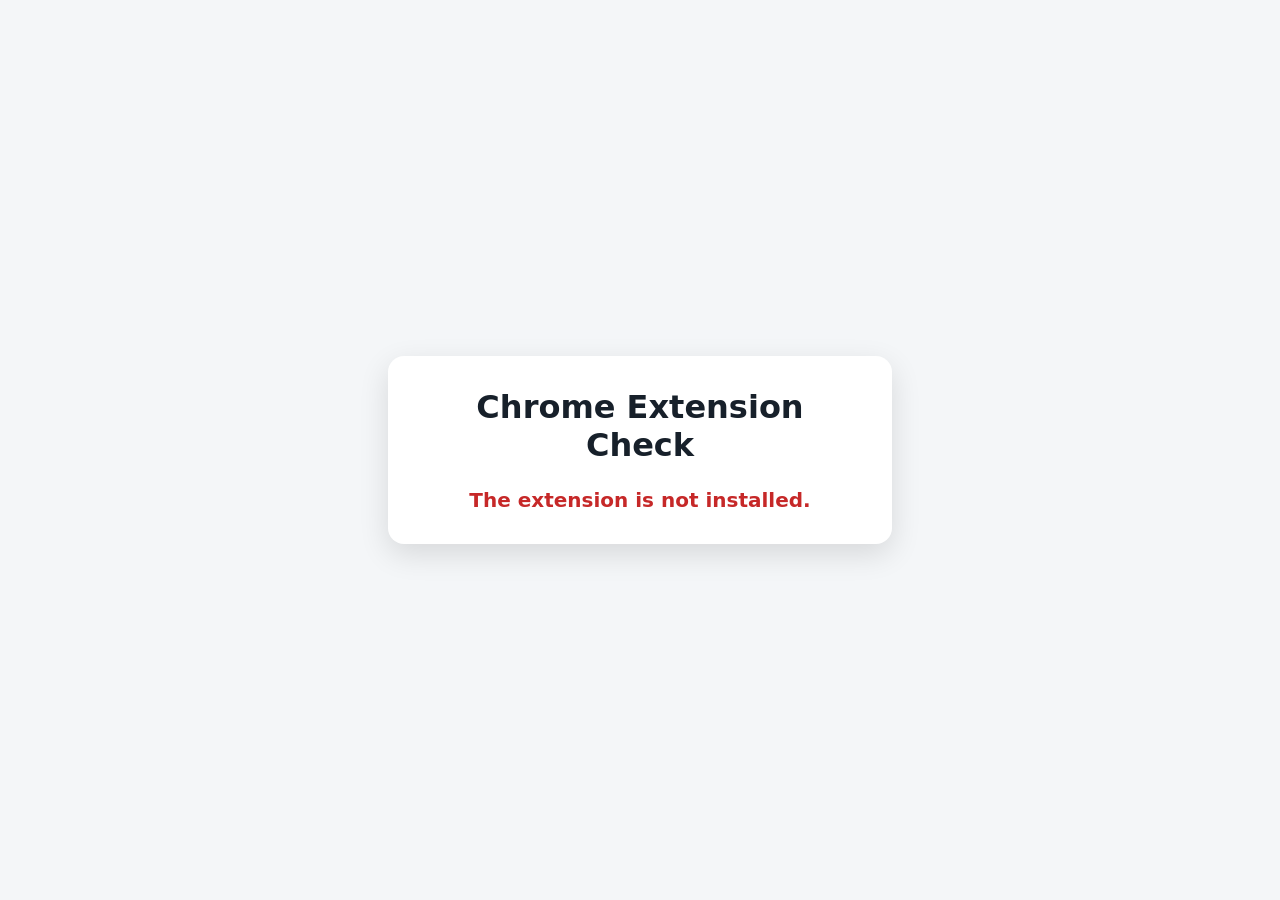
<file: extension-check.html>
<!doctype html>
<html lang="en">
<head>
  <meta charset="utf-8">
  <meta name="viewport" content="width=device-width, initial-scale=1">
  <title>Extension Check</title>
  <style>
    :root {
      color-scheme: light dark;
      font-family: system-ui, -apple-system, BlinkMacSystemFont, "Segoe UI", sans-serif;
    }

    body {
      display: grid;
      min-height: 100vh;
      margin: 0;
      place-items: center;
      background: #f4f6f8;
      color: #17202a;
    }

    main {
      width: min(90vw, 440px);
      padding: 2rem;
      border-radius: 16px;
      background: white;
      box-shadow: 0 10px 30px rgb(0 0 0 / 12%);
      text-align: center;
    }

    h1 { margin-top: 0; }

    #status {
      margin: 1.5rem 0 0;
      font-size: 1.25rem;
      font-weight: 700;
    }

    .checking { color: #59636e; }
    .installed { color: #16803c; }
    .missing { color: #c62828; }

    @media (prefers-color-scheme: dark) {
      body { background: #121518; color: #eef2f5; }
      main { background: #1d2329; }
      .checking { color: #b9c2ca; }
    }
  </style>
</head>
<body>
  <main>
    <h1>Chrome Extension Check</h1>
    <p id="status" class="checking" aria-live="polite">Checking…</p>
  </main>

  <script>
    const extensionConfigUrl =
      "chrome-extension://ldeacmimdpnggeapjhefpcpcbepafeba/injectionConfig.js";
    const status = document.querySelector("#status");

    fetch(extensionConfigUrl, { cache: "no-store" })
      .then((response) => {
        if (!response.ok) throw new Error(`HTTP ${response.status}`);
        status.textContent = "The extension is installed.";
        status.className = "installed";
      })
      .catch(() => {
        status.textContent = "The extension is not installed.";
        status.className = "missing";
      });
  </script>
</body>
</html>
</file>
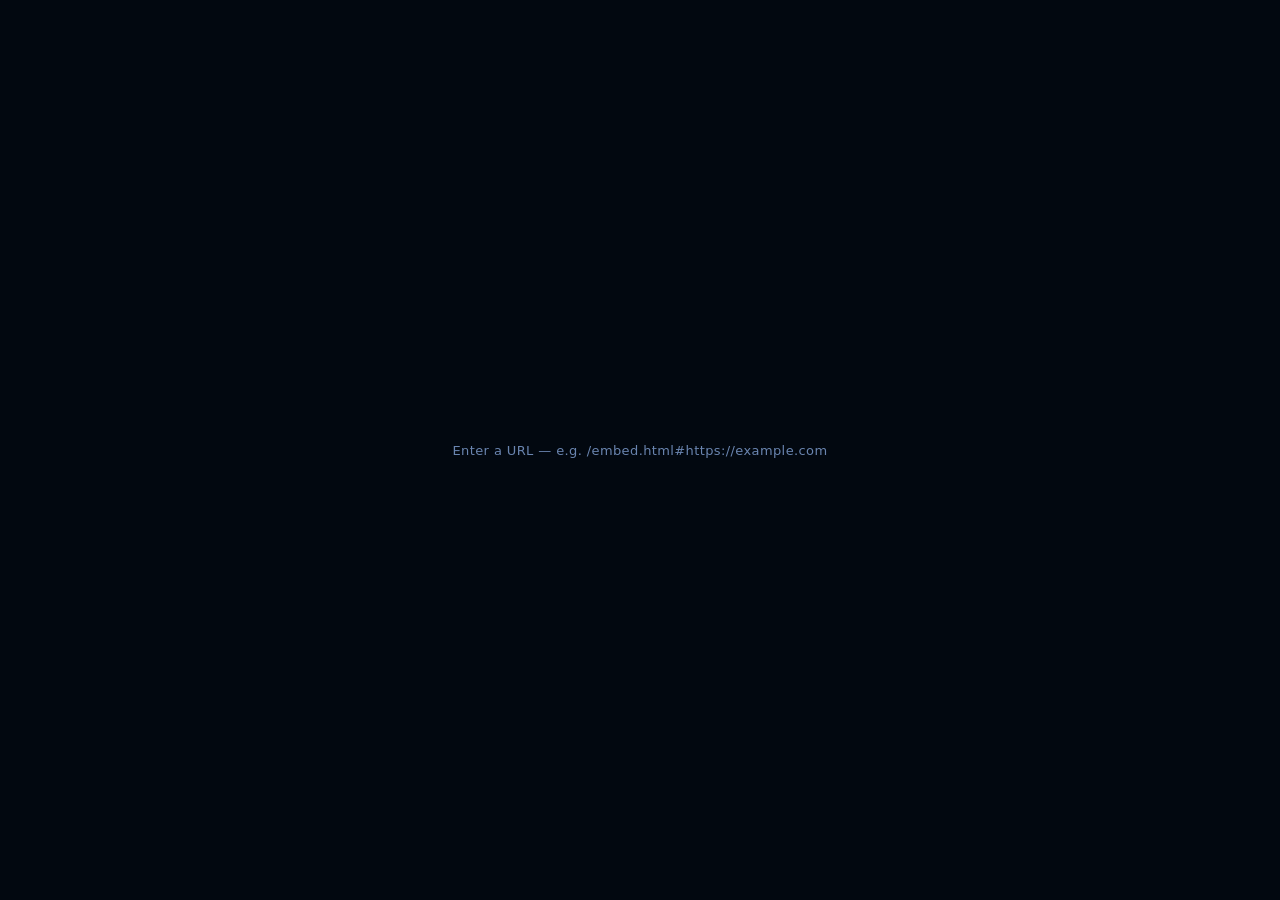
<file: nexus-svg-cdn-experimental/embed.htm>
<!doctype html>
<html lang="en">
<head>
  <meta charset="utf-8">
  <title>Loading Nexus</title>
  <style>html,body{margin:0;width:100%;height:100%;background:#020810;color:#6a85b0;font:13px system-ui,sans-serif}body{display:grid;place-items:center}</style>
</head>
<body>
  <span>Loading Nexus…</span>
  <script>
    (async function () {
      try {
        var sourceUrl = new URL('./embed.html', location.href);
        var response = await fetch(sourceUrl.href, { cache: 'no-store' });
        if (!response.ok) throw new Error('embed.html returned HTTP ' + response.status);
        var markup = await response.text();
        document.open();
        document.write(markup);
        document.close();
      } catch (error) {
        document.body.textContent = 'Nexus embed bootstrap failed: ' + (error.message || error);
      }
    })();
  </script>
</body>
</html>
</file>
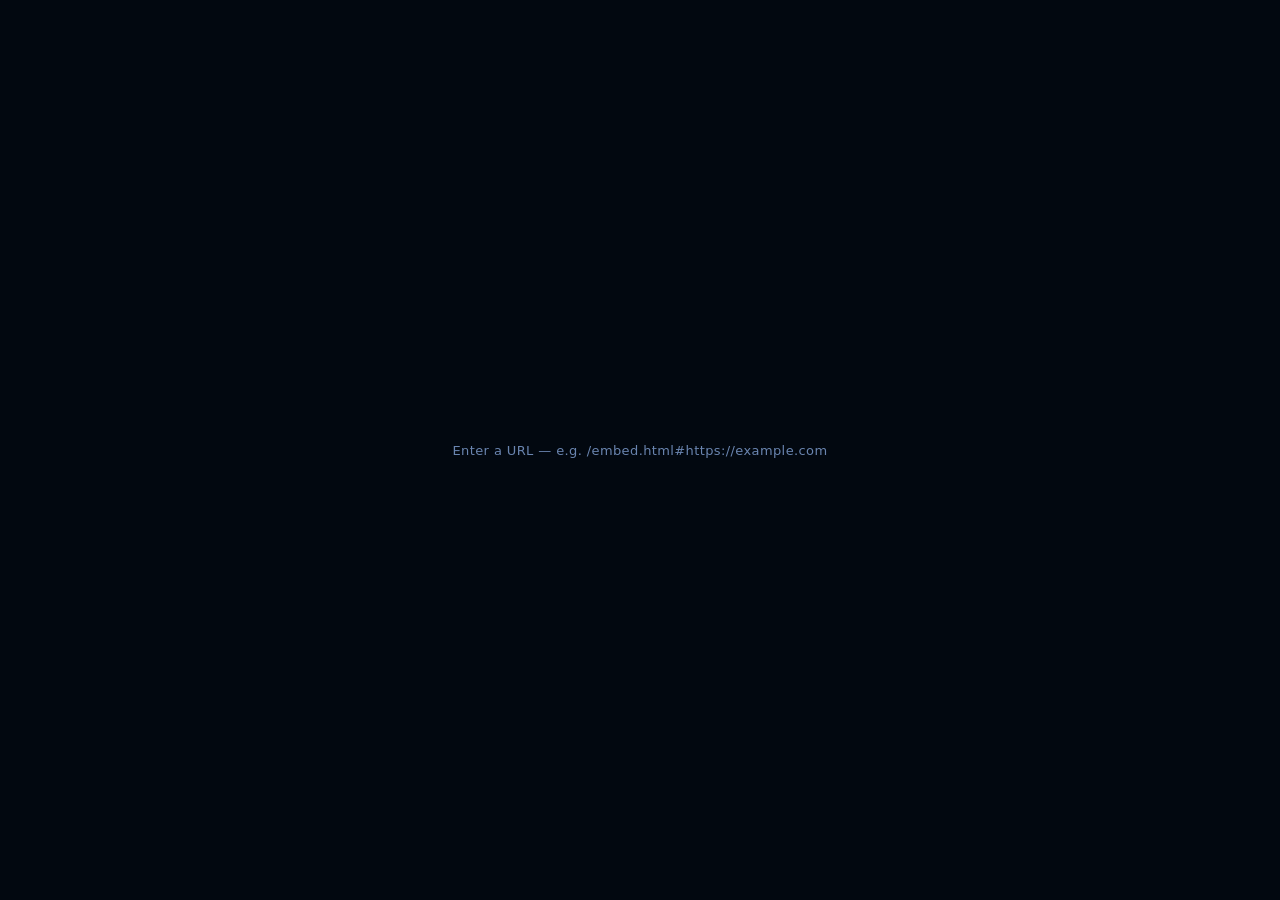
<file: nexus-svg-cdn-experimental/embed.html>
<!doctype html>
<html lang="en">
<head>
  <meta charset="UTF-8"/>
  <meta name="viewport" content="width=device-width,initial-scale=1.0"/>
  <title>Nexus</title>
  <link rel="icon" href="data:image/svg+xml,%3Csvg xmlns='http://www.w3.org/2000/svg' viewBox='0 0 64 64'%3E%3Crect width='64' height='64' rx='14' fill='%23020810'/%3E%3Cpath d='M16 48V16h7l18 21V16h7v32h-7L23 27v21z' fill='%2360a5fa'/%3E%3C/svg%3E"/>
  <script>var NEXUS_BASE = window.__NEXUS_SVG_BASE || new URL('./', location.href).pathname;</script>
  <!-- Keep transport diagnostics visible. The bridge and service-worker
       lifecycle logs are needed to distinguish a backend failure from a
       proxied page's own JavaScript errors. -->
  <script>
    // Direct /embed.html visits need the same old-worker migration as the
    // landing page. The session marker prevents a reload loop.
    window.__nexusSwMigration = (async function () {
      try {
        var marker = 'nexus-sw-migration-svg-bodyfix-3';
        if (sessionStorage.getItem(marker) === '1') return;
        var registrations = await navigator.serviceWorker.getRegistrations();
        var stale = registrations.filter(function (registration) {
          var worker = registration.active || registration.waiting || registration.installing;
          return worker && new URL(worker.scriptURL).pathname === NEXUS_BASE + '1k123.js' && !/build=svg-cdn-bodyfix-3(?:&|$)/.test(worker.scriptURL);
        });
        if (!stale.length) return;
        sessionStorage.setItem(marker, '1');
        await Promise.all(stale.map(function (registration) { return registration.unregister(); }));
        location.reload();
        await new Promise(function () {});
      } catch (_) {}
    })();
  </script>
  <style>
    body,html{margin:0;padding:0;width:100vw;height:100vh;overflow:hidden;background:#020810}
    #container{width:100%;height:100%}
    #container iframe{width:100%;height:100%;border:none;background:#fff}
    #status{position:fixed;inset:0;display:grid;place-items:center;pointer-events:none;
      z-index:2;background:#020810;transition:opacity .25s}
    #status.hide{opacity:0;pointer-events:none}
    #status p{margin:0;font-size:13px;color:#6a85b0;font-family:system-ui,sans-serif;letter-spacing:.03em}

    /* Persistent lock indicator — always visible while restriction is active */
    #lock-banner{
      position:fixed;top:10px;left:10px;z-index:6;display:none;align-items:center;gap:6px;
      padding:6px 12px 6px 10px;border-radius:20px;
      background:rgba(11,20,40,.92);border:1px solid rgba(90,150,255,.35);
      box-shadow:0 4px 16px rgba(0,0,0,.35);
      color:#8fb3ff;font:600 11px/1 system-ui,-apple-system,sans-serif;letter-spacing:.02em;
      backdrop-filter:blur(6px);
      max-width:min(80vw,380px);
    }
    #lock-banner.show{display:flex}
    #lock-banner .lb-icon{flex-shrink:0;width:13px;height:13px;color:#60a5fa;display:flex;align-items:center;justify-content:center}
    #lock-banner .lb-text{overflow:hidden;text-overflow:ellipsis;white-space:nowrap}

    /* Domain-restriction "snapped back" toast */
    #restrict-toast{
      position:fixed;top:14px;left:50%;transform:translateX(-50%) translateY(-12px);
      z-index:5;display:flex;align-items:center;gap:8px;
      padding:9px 16px;border-radius:10px;
      background:rgba(11,20,40,.96);border:1px solid rgba(90,150,255,.4);
      box-shadow:0 8px 28px rgba(0,0,0,.45), 0 0 0 3px rgba(59,126,246,.08);
      color:#c8d8f0;font:500 12.5px/1.4 system-ui,-apple-system,sans-serif;
      opacity:0;pointer-events:none;transition:opacity .22s ease,transform .22s ease;
      max-width:min(92vw,460px);
    }
    #restrict-toast.show{opacity:1;transform:translateX(-50%) translateY(0)}
    #restrict-toast{display:flex;align-items:center;gap:8px;pointer-events:none}
    #restrict-toast .rt-icon{
      flex-shrink:0;width:16px;height:16px;color:#60a5fa;display:flex;align-items:center;justify-content:center;
    }
    #restrict-toast .rt-text b{color:#60a5fa;font-weight:700}
    #restrict-toast .rt-close{margin-left:3px;width:20px;height:20px;border:0;border-radius:5px;background:transparent;color:#8fa8c9;font:700 16px/18px system-ui;cursor:pointer;pointer-events:auto}
    #restrict-toast .rt-close:hover{background:rgba(255,255,255,.1);color:#fff}
  </style>
  <script>
    // ── debug logger (shared with the retry loop below, must be defined
    // before the IDB reset IIFE so it can log its own steps) ────────────
    window.__nexusLog = (function () {
      // Diagnostics are deliberately on in this build. Filter by
      // [Nexus:embed] to separate shell logs from proxied-page logs.
      var DEBUG = true;
      function log(msg)  { if (DEBUG) console.log('%c[Nexus:embed]', 'color:#22d3ee;font-weight:700', msg, arguments.length > 1 ? Array.prototype.slice.call(arguments, 1) : ''); }
      function warn(msg) { console.warn('%c[Nexus:embed]', 'color:#f97316;font-weight:700', msg, arguments.length > 1 ? Array.prototype.slice.call(arguments, 1) : ''); }
      function err(msg)  { console.error('%c[Nexus:embed]', 'color:#ef4444;font-weight:700', msg, arguments.length > 1 ? Array.prototype.slice.call(arguments, 1) : ''); }
      return { log: log, warn: warn, err: err };
    })();

    // ── Guaranteed IDB schema ──────────────────────────────────────────────
    // Scramjet's bundle has multiple call sites that all do
    // `indexedDB.open("$scramjet", 1, ...)`, but only ONE of them (openIDB(),
    // used by the page-side controller) actually passes an `upgrade`
    // callback that creates the five object stores. Several others —
    // including one fired unconditionally, unawaited, with no try/catch,
    // straight out of the ScramjetServiceWorker CONSTRUCTOR — open the same
    // db/version with NO upgrade callback at all. Whichever of these opens
    // a nonexistent "$scramjet" database FIRST wins the one-time
    // onupgradeneeded event. If it's one of the callback-less ones, the
    // stores never get created, the db is permanently stuck at version 1
    // with zero stores (upgrade() can't re-run without a version bump we
    // don't control), and every real operation afterward throws
    // "NotFoundError: ... object store was not found" forever. This was a
    // pure coin-flip race, which is why deleting-and-recreating the db
    // "fixed" it sometimes and silently re-broke it other times.
    //
    // Fix: don't leave it to chance. Deterministically create the correct
    // schema ourselves, unconditionally, before Scramjet's own code gets a
    // chance to lose that race. This is safe to run on every single page
    // load — opening an already-correctly-schemaed db at a matching
    // version is a no-op (upgrade() simply doesn't fire), so it never
    // touches or wipes existing cookies/config data.
    window.__nexusIdbReady = new Promise(function (resolve) {
      var L = window.__nexusLog;
      try {
        var req = indexedDB.open('$scramjet', 1);
        req.onupgradeneeded = function (ev) {
          var db = ev.target.result;
          ['config', 'cookies', 'redirectTrackers', 'referrerPolicies', 'publicSuffixList'].forEach(function (name) {
            if (!db.objectStoreNames.contains(name)) db.createObjectStore(name);
          });
          L.log('IDB schema created/verified (won the race against Scramjet\'s own no-upgrade-callback open calls)');
        };
        req.onsuccess = function (ev) {
          try { ev.target.result.close(); } catch (e) {}
          resolve();
        };
        req.onerror = function () {
          L.err('IDB schema-guarantee open failed', req.error);
          resolve(); // don't hang the page over this
        };
      } catch (e) {
        L.err('IDB schema-guarantee threw synchronously', e);
        resolve();
      }
    });
  </script>
  <script src="./m4thx/index.js?build=sse-diag-v1"></script>
  <script src="./q9vx/sj.all.js"></script>
  <script src="./config.js"></script>
</head>
<body>
<div id="status"><p>Loading…</p></div>
<div id="restrict-toast" role="status" aria-live="polite">
  <span class="rt-icon">⌁</span><span id="restrict-toast-text" class="rt-text"></span>
  <button id="restrict-close" class="rt-close" type="button" aria-label="Close restriction notice">×</button>
</div>

<div id="container"></div>
<script>
(function () {
  var L = window.__nexusLog;
  var log = L.log, warn = L.warn, err = L.err;
  function transportErrorDetails(error) {
    if (!error) return 'unknown error';
    return error.name + ': ' + (error.message || String(error));
  }
  log('embed.html script starting', location.href);

  function c(a) { return a.map(function(n){ return String.fromCharCode(n); }).join(''); }
  var SJLoad  = c([36,115,99,114,97,109,106,101,116,76,111,97,100,67,111,110,116,114,111,108,108,101,114]);
  var SJCtrl  = c([83,99,114,97,109,106,101,116,67,111,110,116,114,111,108,108,101,114]);
  var BMux    = c([66,97,114,101,77,117,120]);
  var BMuxCon = c([66,97,114,101,77,117,120,67,111,110,110,101,99,116,105,111,110]);
  var setT    = c([115,101,116,84,114,97,110,115,112,111,114,116]);
  var wispKey = c([119,105,115,112]);
  var mkFrame = c([99,114,101,97,116,101,70,114,97,109,101]);

  // ── domain restriction ──────────────────────────────────────────────────────
  // ?restrict=chat.example.com
  // A hostname matches itself and every subdomain below it. Multiple hosts
  // may still be comma-separated for compatibility.
  // Restriction applies to top-level navigation inside the proxied frame AND
  // to window.open()/target=_blank popups (enforced inside the proxied page's
  // own runtime via restrictPatterns baked into the Scramjet config below) —
  // subresources (images, scripts, embedded cross-origin content the page
  // itself loads) are untouched, so the page still renders normally.
  var qs = new URLSearchParams(location.search);
  var restrictRaw = qs.get('restrict') || qs.get('domain_restrict') || '';

  function parseRestrictionList(raw) {
    if (!raw) return [];
    return raw.split(',').map(function (s) { return s.trim(); }).filter(Boolean);
  }

  var restrictPatterns = parseRestrictionList(restrictRaw);
  if (restrictPatterns.length) log('domain restriction active', restrictPatterns);

  // ── proxied-page element cleanup ─────────────────────────────────────────
  // Enable with ?clean=1, ?remove=branding, or ?remove_element=1. A custom
  // selector can be supplied with ?remove_selector=.banner. The default rule
  // targets the FrogiesArcade bypass badge by both selector and exact text so
  // it keeps working if the page's generated class names change.
  function cleanFlag(value) {
    return /^(1|true|yes|on|branding|default)$/i.test(String(value || '').trim());
  }
  var cleanSelector = qs.get('remove_selector') || qs.get('selector') || '';
  var cleanParam = qs.get('clean') || qs.get('remove') || qs.get('remove_element');
  var cleanEnabled = cleanParam === null ? true : cleanFlag(cleanParam) || !!cleanSelector;
  var adblockEnabled = qs.get('adblock') !== '0' && localStorage.getItem('nexus-adblock-setting') !== '0';
  var socksEnabled = qs.get('socks') === '1' || localStorage.getItem('nexus-socks-setting') === '1';
  var removalConfig = (typeof _CONFIG !== 'undefined' && _CONFIG.elementRemoval) || {};
  var defaultRemovalSelector = removalConfig.defaultSelector || 'span.sc-3c372983-24.sc-90a29998-9.jWXiqP.ctujSw';
  var defaultRemovalText = removalConfig.defaultText || 'bypass by frogiesarcade.net | discord.gg/unblockedgames';
  var cleanObserver = null;
  var audioObserver = null;
  var audioMedia = [];
  var adblockObserver = null;
  var cleanFrameDocument = null;
  var newTabGuardDocument = null;

  function activeCleanSelectors() {
    var selectors = [];
    if (cleanEnabled) selectors.push(defaultRemovalSelector);
    if (cleanSelector) selectors.push(cleanSelector);
    return selectors;
  }

  function cleanProxiedDocument(doc) {
    if (!doc || !cleanEnabled) return;
    activeCleanSelectors().forEach(function (selector) {
      try {
        doc.querySelectorAll(selector).forEach(function (el) { el.remove(); });
      } catch (e) { warn('invalid cleanup selector ignored', selector); }
    });
    // Text fallback is deliberately limited to leaf elements so a matching
    // badge never removes the page's larger layout container.
    if (defaultRemovalText) {
      try {
        doc.querySelectorAll('span,div,p').forEach(function (el) {
          if (el.children.length === 0 && el.textContent.trim() === defaultRemovalText) el.remove();
        });
      } catch (e) {}
    }
  }

  var adblockHostPattern = /(^|\.)(doubleclick\.net|googlesyndication\.com|googleadservices\.com|adservice\.google\.(com|co\.[a-z]{2})|googletagservices\.com|amazon-adsystem\.com|adsrvr\.org|adnxs\.com|criteo\.com|taboola\.com|outbrain\.com|pubmatic\.com|rubiconproject\.com|openx\.net|casalemedia\.com|33across\.com|sharethrough\.com|yieldmo\.com|moatads\.com|scorecardresearch\.com|quantserve\.com|adform\.net|zedo\.com|smaato\.net|smartadserver\.com|media\.net)$/i;
  var adblockCompatibilityHost = /(^|\.)(youtube\.com|youtube-nocookie\.com|ytimg\.com|googlevideo\.com|googleusercontent\.com|accounts\.google\.com|gstatic\.com)$/i;
  var adblockPathPattern = /(^|[\/_-])(ads?|adserver|advert|advertising|banner|doubleclick|gpt|prebid|taboola|outbrain|sponsor)([\/_\-.]|$)/i;
  var adblockSelector = '[id*="ad-container" i],[id*="advert" i],[id*="ad-slot" i],[class*="ad-container" i],[class*="advertisement" i],[class*="ad-banner" i],[class*="ad-slot" i],[class*="adsbygoogle" i],[class*="sponsor-message" i]';

  function adblockDecodedUrl(value) {
    if (!value) return '';
    var raw = String(value);
    try {
      var candidate = new URL(raw, location.href);
      var prefix = location.origin + SJ_CONFIG.prefix;
      if (candidate.href.indexOf(prefix) === 0) {
        try { raw = engine.decodeUrl(candidate.href); } catch (_) {}
      }
    } catch (_) {}
    return raw;
  }

  function isAdblockUrl(value) {
    try {
      var decoded = adblockDecodedUrl(value);
      var url = new URL(decoded, location.href);
      if (adblockCompatibilityHost.test(url.hostname)) return false;
      return adblockHostPattern.test(url.hostname) || adblockPathPattern.test(url.pathname + url.search);
    } catch (_) { return false; }
  }

  // YouTube uses many legitimate elements whose names contain "ad" or
  // "advert". Do not apply generic DOM selectors to YouTube itself; the
  // service-worker network rules still block known third-party ad hosts.
  function isYouTubeDocument(doc, fallbackUrl) {
    try {
      var value = (doc && (doc.URL || (doc.location && doc.location.href))) || fallbackUrl || '';
      value = adblockDecodedUrl(value);
      return /(^|\.)youtube(?:-nocookie)?\.com$/i.test(new URL(value, location.href).hostname);
    } catch (_) { return false; }
  }

  function blockAdElement(el) {
    if (!el || el.nodeType !== 1 || el.getAttribute('data-nexus-adblocked') === '1') return;
    el.setAttribute('data-nexus-adblocked', '1');
    el.remove();
  }

  function blockAdsInDocument(doc, pageUrl) {
    if (!adblockEnabled || !doc) return;
    if (isYouTubeDocument(doc, pageUrl)) return;
    try { doc.querySelectorAll(adblockSelector).forEach(blockAdElement); } catch (_) {}
    try {
      doc.querySelectorAll('script[src],iframe[src],img[src],video[src],audio[src],source[src],link[href]').forEach(function (el) {
        var value = el.getAttribute('src') || el.getAttribute('href') || '';
        if (isAdblockUrl(value)) blockAdElement(el);
      });
    } catch (_) {}
  }

  function watchProxiedDocument(frameEl, pageUrl) {
    if (cleanObserver) { try { cleanObserver.disconnect(); } catch (e) {} cleanObserver = null; }
    if (audioObserver) { try { audioObserver.disconnect(); } catch (e) {} audioObserver = null; }
    if (adblockObserver) { try { adblockObserver.disconnect(); } catch (e) {} adblockObserver = null; }
    audioMedia = [];
    if (newTabGuardDocument) {
      try { newTabGuardDocument.removeEventListener('click', newTabGuardHandler, true); } catch (e) {}
      try { newTabGuardDocument.removeEventListener('submit', popupSubmitHandler, true); } catch (e) {}
      newTabGuardDocument = null;
    }
    cleanFrameDocument = null;
    if (!frameEl) return;
    var doc = null;
    try { doc = frameEl.contentDocument; } catch (e) {}
    if (!doc) return;
    cleanFrameDocument = doc;
    if (cleanEnabled) cleanProxiedDocument(doc);
    blockAdsInDocument(doc, pageUrl);
    try {
      adblockObserver = new MutationObserver(function () { blockAdsInDocument(doc, pageUrl); });
      if (adblockEnabled && doc.documentElement) adblockObserver.observe(doc.documentElement, { childList: true, subtree: true });
    } catch (e) { warn('ad blocker observer unavailable', e); }
    function reportAudio() {
      var playing = audioMedia.some(function (el) { return !el.paused && !el.ended; });
      var muted = audioMedia.length > 0 && audioMedia.every(function (el) { return el.muted; });
      window.parent.postMessage({ type: 'nexus-audio', playing: playing, muted: muted }, '*');
    }
    function attachAudio() {
      doc.querySelectorAll('audio,video').forEach(function (el) {
        if (audioMedia.indexOf(el) !== -1) return;
        audioMedia.push(el);
        ['play', 'pause', 'ended', 'volumechange'].forEach(function (eventName) {
          el.addEventListener(eventName, reportAudio);
        });
      });
      reportAudio();
    }
    attachAudio();
    try {
      audioObserver = new MutationObserver(attachAudio);
      if (doc.documentElement) audioObserver.observe(doc.documentElement, { childList: true, subtree: true });
    } catch (e) { warn('audio observer unavailable', e); }
    // Keep all popup behavior inside the current browsing tab. This is always
    // enabled, not just when a domain restriction is active.
    newTabGuardDocument = doc;
    doc.addEventListener('click', newTabGuardHandler, true);
    doc.addEventListener('submit', popupSubmitHandler, true);
    try {
      var proxiedWindow = frameEl.contentWindow;
      proxiedWindow.open = function (value) {
        if (!value || !frame) return null;
        var targetUrl = String(value);
        try {
          var pageBase = frame && frame.url ? frame.url.href : '';
          targetUrl = new URL(targetUrl, pageBase || targetUrl).href;
        } catch (_) {}
        try {
          var appPrefix = location.origin + SJ_CONFIG.prefix;
          if (targetUrl.indexOf(appPrefix) === 0) targetUrl = engine.decodeUrl(targetUrl);
        } catch (_) {}
        try { frame.go(targetUrl); } catch (e) { err('popup-to-current-tab navigation failed', e); }
        return null;
      };
    } catch (e) { warn('popup guard could not be installed', e); }
    try {
      if (cleanEnabled && doc.documentElement) {
        cleanObserver = new MutationObserver(function () { cleanProxiedDocument(doc); });
        cleanObserver.observe(doc.documentElement, { childList: true, subtree: true });
      }
    } catch (e) { warn('page cleanup observer unavailable', e); }
  }

  function newTabGuardHandler(event) {
    var node = event.target;
    while (node && node.tagName !== 'A') node = node.parentElement;
    var rawHref = node && node.getAttribute('href');
    if (!rawHref || /^(#|javascript:|mailto:|tel:|data:)/i.test(rawHref)) return;
    var targetUrl = node.href || rawHref;
    try {
      var pageBase = frame && frame.url ? frame.url.href : '';
      targetUrl = new URL(rawHref, pageBase || targetUrl).href;
    } catch (_) {}
    try {
      var appPrefix = location.origin + SJ_CONFIG.prefix;
      if (targetUrl.indexOf(appPrefix) === 0) targetUrl = engine.decodeUrl(targetUrl);
    } catch (_) {}
    if (isRestrictionActive() && !isUrlAllowed(targetUrl)) {
      event.preventDefault();
      event.stopImmediatePropagation();
      showRestrictToast();
      log('restriction blocked clicked link', targetUrl);
      return;
    }
    var target = (node.getAttribute('target') || '').toLowerCase();
    if (target === '_blank' || target === '_new') {
      event.preventDefault();
      event.stopImmediatePropagation();
      log('forced new-tab link into current tab', targetUrl);
      if (frame && targetUrl) {
        try { frame.go(targetUrl); } catch (e) { err('current-tab link navigation failed', e); }
      }
    }
  }

  function popupSubmitHandler(event) {
    var form = event.target;
    if (!form || !/^_(blank|new)$/i.test(String(form.getAttribute('target') || ''))) return;
    event.preventDefault();
    event.stopImmediatePropagation();
    var targetUrl = form.getAttribute('action') || (frame && frame.url ? frame.url.href : '');
    try {
      targetUrl = new URL(targetUrl, frame && frame.url ? frame.url.href : location.href).href;
    } catch (_) {}
    log('forced new-tab form into current tab', targetUrl);
    if (frame && targetUrl) {
      try { frame.go(targetUrl); } catch (e) { err('form popup navigation failed', e); }
    }
  }

  // The full scramjet config — must match what we send to the SW.
  // restrictPatterns rides along inside this object: it propagates through
  // the browser-side controller into IndexedDB, into the SW's own config
  // copy, and gets baked into every proxied page via the injected
  // loadAndHook(JSON.stringify(config)) bootstrap — making it readable from
  // inside the proxied page's own runtime, which is what the patched
  // window.open hook (in sj.all.js) checks against for popup blocking.
  // Scramjet's verbose rewriter diagnostics are opt-in. The parent settings
  // page stores this preference and also passes it explicitly on fresh loads.
  var scramjetLogs = false;
  try {
    var scramjetLogsParam = new URLSearchParams(location.search).get('scramjetlogs');
    scramjetLogs = scramjetLogsParam === '1' ||
      (scramjetLogsParam !== '0' && localStorage.getItem('nexus-scramjet-logs') === '1');
  } catch (_) {}

  var scramjetErrorCapture = true;
  try {
    if (new URLSearchParams(location.search).get('scramjeterrors') === '0' ||
        localStorage.getItem('nexus-scramjet-errors') === '0') {
      scramjetErrorCapture = false;
    }
  } catch (_) {}

  var SJ_CONFIG = {
    prefix: NEXUS_BASE + 'math/',
    files: {
      wasm: NEXUS_BASE + 'q9vx/sj.wasm.wasm',
      all:  NEXUS_BASE + 'q9vx/sj.all.js',
      sync: NEXUS_BASE + 'q9vx/sj.sync.js',
    },
    // Modern sites inspect Map/Set/DataView using Symbol.toStringTag.
    // Strict rewriting makes those startup checks throw before WebSocket
    // code is reached, so use the compatibility rewrite mode here.
    flags: {
      strictRewrites: false,
      rewriterLogs: scramjetLogs,
      captureErrors: scramjetErrorCapture,
      cleanErrors: !scramjetErrorCapture,
      allowInvalidJs: true,
      allowFailedIntercepts: true,
    },
    restrictPatterns: restrictPatterns,
    adblockEnabled: adblockEnabled,
  };

  var packed  = window[SJLoad]();
  var engine  = new packed[SJCtrl](SJ_CONFIG);
  log('scramjet engine constructed', SJ_CONFIG);

  var Mux        = window[BMux];
  var connection = new Mux[BMuxCon](NEXUS_BASE + 'm4thx/worker.js');
  log('bare-mux connection constructed', NEXUS_BASE + 'm4thx/worker.js');

  function normalizeWispEndpoint(value) {
    var fallback = (location.protocol === 'https:' ? 'wss' : 'ws') + '://' + location.host + '/wisp/';
    if (!value) return fallback;
    try {
      var parsed = new URL(value, location.href);
      // Koyeb terminates TLS at the public app hostname. A cached/older
      // config.js may still say ws://, which browsers will not upgrade.
      if (parsed.protocol === 'ws:' && /(^|\.)koyeb\.app$/i.test(parsed.hostname)) {
        parsed.protocol = 'wss:';
      }
      return parsed.toString();
    } catch (_) {
      return value;
    }
  }

  var configuredWisp = (typeof _CONFIG !== 'undefined' && _CONFIG.wispurl) || '';
  var transportQuery = new URLSearchParams(location.search);
  // Recover the flag if a static host rewrites /embed.html and drops its query.
  var referrerQuery = null;
  try {
    if (document.referrer) {
      var referrerUrl = new URL(document.referrer, location.href);
      if (referrerUrl.origin === location.origin) referrerQuery = referrerUrl.searchParams;
    }
  } catch (_) {}
  var noTransportSelection = !transportQuery.has('httpbridge') &&
    !transportQuery.has('httpbridgews') &&
    !transportQuery.has('transport') &&
    (!referrerQuery || (!referrerQuery.has('httpbridge') &&
      !referrerQuery.has('httpbridgews') && !referrerQuery.has('transport')));
  var noSseSelection = !transportQuery.has('ssews') &&
    (!referrerQuery || !referrerQuery.has('ssews'));
  var useHttpBridge = transportQuery.get('httpbridge') === '1' ||
    transportQuery.get('httpbridgews') === '1' ||
    transportQuery.get('ssews') === '1' ||
    transportQuery.get('transport') === 'httpbridge' ||
    transportQuery.get('transport') === 'hybrid' ||
    (referrerQuery && (referrerQuery.get('httpbridge') === '1' ||
      referrerQuery.get('httpbridgews') === '1' ||
      referrerQuery.get('transport') === 'httpbridge' ||
      referrerQuery.get('transport') === 'hybrid')) ||
    (transportQuery.get('transport') !== 'wisp' && localStorage.getItem('nexus-httpbridge-setting') !== '0') ||
    (typeof _CONFIG !== 'undefined' && _CONFIG.transport === 'httpbridge');
  var useHttpBridgeWsOnly = useHttpBridge && (
    transportQuery.get('httpbridgews') === '1' ||
    transportQuery.get('transport') === 'hybrid' ||
    (referrerQuery && (referrerQuery.get('httpbridgews') === '1' || referrerQuery.get('transport') === 'hybrid')) ||
    ((!transportQuery.has('httpbridge') && !transportQuery.has('httpbridgews') && !transportQuery.has('transport')) &&
      noTransportSelection && localStorage.getItem('nexus-httpbridge-ws-setting') !== '0') ||
    (typeof _CONFIG !== 'undefined' && _CONFIG.transport === 'hybrid'));
  var useSseWs = useHttpBridge && (transportQuery.get('ssews') === '1' ||
    (referrerQuery && referrerQuery.get('ssews') === '1') ||
    (noSseSelection && localStorage.getItem('nexus-sse-ws-setting') !== '0'));
  if (useHttpBridge) {
    if (!transportQuery.has('httpbridge') && !transportQuery.has('httpbridgews') && !transportQuery.has('ssews') && !transportQuery.has('transport')) {
      try {
        history.replaceState(null, '', location.pathname + '?httpbridge=1' + (useHttpBridgeWsOnly ? '&httpbridgews=1' : '') + (useSseWs ? '&ssews=1' : '') + location.hash);
        transportQuery = new URLSearchParams(location.search);
        log('restored httpbridge flag after URL rewrite', location.href);
      } catch (_) {}
    }
  }
  var store = {
    wispurl: normalizeWispEndpoint(configuredWisp) + (socksEnabled ? '?socks=1' : ''),
    bareurl: (typeof _CONFIG !== 'undefined' && _CONFIG.bareurl) ||
      location.protocol + '//' + location.host + '/api/edge/',
    bridgeurl: (typeof _CONFIG !== 'undefined' && _CONFIG.bridgeurl) ||
      location.protocol + '//' + location.host + '/api/wsbridge/',
    ssebridgeurl: (typeof _CONFIG !== 'undefined' && _CONFIG.ssebridgeurl) ||
      location.protocol + '//' + location.host + '/api/ssebridge/',
  };
  if (socksEnabled) store.bareurl += (store.bareurl.indexOf('?') >= 0 ? '&' : '?') + 'socks=1';
  var bridgeTransportModule = location.origin + NEXUS_BASE + 'httpbridge/index.mjs?build=svg-cdn-routefix-1';
  // Keep transport fallback fixes from being hidden by a stale browser/CDN
  // module cache after a static deployment.
  var hybridTransportModule = location.origin + NEXUS_BASE + 'hybrid/index.mjs?build=svg-cdn-routefix-2';
  log('transport mode resolved', {
    httpBridge: useHttpBridge,
    httpBridgeWebSocketsOnly: useHttpBridgeWsOnly,
    query: location.search,
    controller: navigator.serviceWorker.controller ? navigator.serviceWorker.controller.scriptURL : null,
    bridge: store.bridgeurl,
    sseBridge: useSseWs ? store.ssebridgeurl : null,
  });
  log('transport endpoints resolved', store);

  var readyPromise = null;
  var transportReady = false;
  var frame = null;

  function hostnameMatchesPattern(hostname, pattern) {
    hostname = hostname.toLowerCase();
    pattern = pattern.toLowerCase().trim();
    if (!pattern) return false;

    var base = pattern.replace(/^\*\./, '').replace(/^https?:\/\//, '').replace(/\/$/, '');
    return hostname === base || hostname.endsWith('.' + base);
  }

  function isRestrictionActive() {
    return restrictPatterns.length > 0;
  }

  function isAllowedHostname(hostname) {
    if (!isRestrictionActive()) return true;
    for (var i = 0; i < restrictPatterns.length; i++) {
      if (hostnameMatchesPattern(hostname, restrictPatterns[i])) return true;
    }
    return false;
  }

  function isUrlAllowed(url) {
    try { return isAllowedHostname(new URL(url).hostname); } catch (e) { return false; }
  }

  // The domain root to fall back to when the very first requested URL
  // violates the restriction and there's no "last good page" to return to
  // yet. Derived from the first pattern, stripping any "*." wildcard prefix.
  function restrictionHomeUrl() {
    if (!isRestrictionActive()) return null;
    var base = restrictPatterns[0].replace(/^\*\./, '');
    return 'https://' + base + '/';
  }

  var lastAllowedUrl = null;
  var restrictToastTimer = null;

  function showRestrictToast(hostname) {
    var el = document.getElementById('restrict-toast');
    var textEl = document.getElementById('restrict-toast-text');
    if (!el || !textEl) return;
    textEl.innerHTML = 'Locked to <b>' + restrictPatterns.join(', ') + '</b>';
    el.classList.add('show');
    if (restrictToastTimer) clearTimeout(restrictToastTimer);
    restrictToastTimer = setTimeout(function () {
      el.classList.remove('show');
    }, 3000);
  }

  function updateLockBanner() {
    if (isRestrictionActive()) showRestrictToast();
  }

  updateLockBanner();
  var restrictClose = document.getElementById('restrict-close');
  if (restrictClose) restrictClose.addEventListener('click', function () {
    var toast = document.getElementById('restrict-toast');
    if (toast) toast.classList.remove('show');
    if (restrictToastTimer) clearTimeout(restrictToastTimer);
  });

  // ── helpers ────────────────────────────────────────────────────────────────
  function setStatus(text) {
    var el = document.getElementById('status');
    if (!el) return;
    if (!text) { el.classList.add('hide'); return; }
    el.classList.remove('hide');
    el.querySelector('p').textContent = text;
  }

  function decodeUrlToken(value) {
    if (value.indexOf('b64.') !== 0) return value;
    try {
      var encoded = value.slice(4).replace(/-/g, '+').replace(/_/g, '/');
      while (encoded.length % 4) encoded += '=';
      var binary = atob(encoded);
      var bytes = new Uint8Array(binary.length);
      for (var i = 0; i < binary.length; i++) bytes[i] = binary.charCodeAt(i);
      return new TextDecoder().decode(bytes);
    } catch (_) { return ''; }
  }

  function parseHashUrl() {
    var raw = location.hash.slice(1).trim();
    if (!raw) return '';
    raw = decodeUrlToken(raw);
    try { raw = decodeURIComponent(raw); } catch (e) {}
    if (!/^https?:\/\//i.test(raw)) raw = 'https://' + raw.replace(/^\/+/, '');
    try {
      var u = new URL(raw);
      if (u.protocol !== 'http:' && u.protocol !== 'https:') return '';
      return u.href;
    } catch (e) { return ''; }
  }

  var isSnappingBack = false;

  function isLikelyResourceUrl(value) {
    try {
      var u = new URL(value);
      var host = u.hostname.toLowerCase();
      var path = u.pathname.toLowerCase();
      if (/\.(m3u8|m3u|ts|m4s|mp4|webm|aac|mp3|jpg|jpeg|png|gif|webp|ico|svg|woff2?|ttf|css|js|json)(?:$|[?#])/.test(path)) return true;
      if (host.endsWith('.twitchcdn.net') || host.endsWith('.ttvnw.net') || path === '/fp' || path.indexOf('/fp/') === 0) return true;
    } catch (_) {}
    return false;
  }

  function reportNav(realUrl, title) {
    if (!realUrl) return;
    if (isLikelyResourceUrl(realUrl)) {
      log('ignoring resource URL navigation event', realUrl);
      return;
    }

    if (isRestrictionActive() && !isUrlAllowed(realUrl)) {
      // Don't report the blocked URL to the parent (keeps the address bar
      // showing the last legitimate page instead of flashing the blocked one).
      var hostname = '';
      try { hostname = new URL(realUrl).hostname; } catch (e) {}
      warn('navigation blocked by domain restriction', hostname, 'allowed:', restrictPatterns);
      showRestrictToast(hostname);
      window.parent.postMessage({
        type: 'nexus-restricted',
        attemptedUrl: realUrl,
        allowed: restrictPatterns,
      }, '*');

      if (!isSnappingBack && frame) {
        isSnappingBack = true;
        var target = lastAllowedUrl || restrictionHomeUrl();
        if (target) {
          log('snapping back to last allowed url', target);
          // Small delay so the toast is visible before the page swaps back
          setTimeout(function () {
            try { frame.go(target); } catch (e) { err('snap-back frame.go() threw', e); }
            isSnappingBack = false;
          }, 180);
        } else {
          isSnappingBack = false;
        }
      }
      return;
    }

    lastAllowedUrl = realUrl;
    log('reportNav -> parent', realUrl, title || '');
    window.parent.postMessage({ type: 'nexus-nav', url: realUrl, title: title || '' }, '*');
  }

  // ── transport ──────────────────────────────────────────────────────────────
  async function waitForTransport() {
    if (transportReady) return;
    log('waitForTransport() starting');
    if (useHttpBridge) {
      // Full HTTP mode must never fall through to Wisp. A WebSocket-blocking
      // extension would make that fallback hang even though the HTTP bridge
      // is the selected transport. Retry the bridge itself for startup races.
      var lastBridgeError = null;
      for (var bridgeAttempt = 0; bridgeAttempt < 8; bridgeAttempt++) {
        try {
          if (useHttpBridgeWsOnly) {
            await connection[setT](hybridTransportModule, [store.wispurl, store.bridgeurl, useSseWs ? store.ssebridgeurl : '']);
            log('transport set: Wisp + ' + (useSseWs ? 'SSE WebSocket bridge' : 'HTTP bridge for WebSockets'), { wisp: store.wispurl, bridge: store.bridgeurl, sseBridge: useSseWs ? store.ssebridgeurl : null });
          } else {
            await connection[setT](bridgeTransportModule, [store.bridgeurl, useSseWs ? store.ssebridgeurl : '']);
            log('transport set: HTTP bridge for pages + ' + (useSseWs ? 'SSE WebSockets' : 'WebSockets'), { bridge: store.bridgeurl, sseBridge: useSseWs ? store.ssebridgeurl : null });
          }
          transportReady = true;
          return;
        } catch (bridgeError) {
          lastBridgeError = bridgeError;
          warn('HTTP transport setup attempt ' + (bridgeAttempt + 1) + '/8 failed', transportErrorDetails(bridgeError));
          await new Promise(function (resolve) {
            setTimeout(resolve, Math.min(1000, 150 + bridgeAttempt * 150));
          });
        }
      }
      err('HTTP transport unavailable; Wisp fallback disabled', transportErrorDetails(lastBridgeError));
      throw new Error('HTTP transport unavailable: ' + transportErrorDetails(lastBridgeError));
    }
    for (var i = 0; i < 8; i++) {
      try {
        var o = {}; o[wispKey] = store.wispurl;
        await connection[setT](NEXUS_BASE + 'e7px/index.mjs', [o]);
        log('transport set: wisp (/e7px)', store.wispurl);
        transportReady = true;
        return;
      } catch (e1) {
        try {
          var o2 = {}; o2[wispKey] = store.wispurl;
          await connection[setT](NEXUS_BASE + 'l9cx/index.mjs', [o2]);
          log('transport set: wisp fallback (/l9cx)', store.wispurl);
          transportReady = true;
          return;
        } catch (e2) {
          try {
            await connection[setT](NEXUS_BASE + 'm4thx/index.mjs', [store.bareurl]);
            log('transport set: bare (/m4thx)', store.bareurl);
            transportReady = true;
            return;
          } catch (e3) {
            if (i >= 7) {
              try {
                if (useHttpBridgeWsOnly) {
                  await connection[setT](hybridTransportModule, [store.wispurl, store.bridgeurl, useSseWs ? store.ssebridgeurl : '']);
                  log('transport set: Wisp + ' + (useSseWs ? 'SSE WebSocket bridge fallback' : 'HTTP bridge fallback for WebSockets'), { wisp: store.wispurl, bridge: store.bridgeurl, sseBridge: useSseWs ? store.ssebridgeurl : null });
                } else {
                  await connection[setT](bridgeTransportModule, [store.bridgeurl, useSseWs ? store.ssebridgeurl : '']);
                  log('transport set: HTTP bridge' + (useSseWs ? ' + SSE WebSocket' : '') + ' fallback', { bridge: store.bridgeurl, sseBridge: useSseWs ? store.ssebridgeurl : null });
                }
                transportReady = true;
                return;
              } catch (bridgeError) {
                err('waitForTransport() exhausted all attempts: ' + JSON.stringify({
                  e1: transportErrorDetails(e1),
                  e2: transportErrorDetails(e2),
                  e3: transportErrorDetails(e3),
                  bridge: transportErrorDetails(bridgeError)
                }));
                throw new Error('No transport available');
              }
            }
            warn('transport negotiation attempt ' + (i + 1) + '/8 failed, retrying', { e1: e1, e2: e2, e3: e3 });
            await new Promise(function(r){ setTimeout(r, Math.min(800, 180 * (i + 1))); });
          }
        }
      }
    }
  }

  // Wait for the SW to explicitly confirm ("nexus$type: configAck") that it
  // has processed a loadConfig message and _engine.config is actually set.
  // engine.init()'s postMessage is fire-and-forget — awaiting it only means
  // the message was SENT, not that the SW finished handling it. Without this
  // handshake, a navigation right after engine.init() can race ahead of the
  // SW's message handler and hit _engine.fetch() with config still unset,
  // crashing with "Cannot read properties of undefined (reading 'prefix')".
  function waitForConfigAck(timeoutMs) {
    return new Promise(function (resolve) {
      var settled = false;
      log('config ack listener installing', {
        timeoutMs: timeoutMs,
        controller: navigator.serviceWorker.controller ? navigator.serviceWorker.controller.scriptURL : null,
        state: navigator.serviceWorker.controller ? 'controlled' : 'not-controlled',
      });
      function onMsg(e) {
        if (e.data && e.data.nexus$type === 'configAck') {
          if (settled) return;
          settled = true;
          navigator.serviceWorker.removeEventListener('message', onMsg);
          log('SW acked config', {
            ready: !!e.data.ready,
            source: e.source && e.source.id ? e.source.id : null,
            controller: navigator.serviceWorker.controller ? navigator.serviceWorker.controller.scriptURL : null,
          });
          resolve(!!e.data.ready);
        }
      }
      navigator.serviceWorker.addEventListener('message', onMsg);
      log('config ack listener installed');
      setTimeout(function () {
        if (settled) return;
        settled = true;
        navigator.serviceWorker.removeEventListener('message', onMsg);
        warn('SW config ack timed out after ' + timeoutMs + 'ms', {
          controller: navigator.serviceWorker.controller ? navigator.serviceWorker.controller.scriptURL : null,
        });
        resolve(false);
      }, timeoutMs);
    });
  }

  async function sendConfigAndWait() {
    await window.__nexusIdbReady;
    log('sendConfigAndWait() -> engine.init()');
    await engine.init();
    log('engine.init() returned; waiting for SW config acknowledgment');
    var ok = await waitForConfigAck(10000);
    if (!ok) {
      warn('config ack failed, retrying engine.init() once');
      // One retry — covers a slow-starting SW thread
      await engine.init();
      ok = await waitForConfigAck(10000);
    }
    log('sendConfigAndWait() resolved', ok);
    return ok;
  }

  async function ensureReady() {
    if (readyPromise) return readyPromise;
    log('ensureReady() starting SW registration');
    readyPromise = (async function () {
      // Register SW first and wait for it to be active
      // Change this identifier whenever transport code changes. Service
      // workers can otherwise keep an older 1k123.js alive after a Netlify
      // deployment, making the browser appear to ignore the HTTP bridge.
      var reg = await navigator.serviceWorker.register(NEXUS_BASE + '1k123.js?build=svg-cdn-bodyfix-3', {
        updateViaCache: 'none',
        scope: NEXUS_BASE,
      });
      log('SW registered', reg.scope);
      await navigator.serviceWorker.ready;
      log('SW ready');

      // Install the transport before sending config. The SW can issue an
      // early proxied fetch during startup; doing this afterward caused the
      // console error "there are no bare clients" and broke WebSockets.
      await waitForTransport();

      // Send config and wait for the SW's real acknowledgment — not just
      // that engine.init() resolved, but that _engine.config is confirmed set.
      var acked = await sendConfigAndWait();
      if (!acked) {
        warn('SW did not acknowledge config in time — proceeding anyway, first request may 503 and retry.');
      }

      // Re-send config whenever the SW restarts (e.g. after browser idle kill)
      navigator.serviceWorker.addEventListener('controllerchange', function () {
        log('SW controllerchange — re-sending config');
        sendConfigAndWait();
      });

      log('ensureReady() complete');
    })();
    try { return await readyPromise; }
    catch (e) { readyPromise = null; transportReady = false; throw e; }
  }

  // ── navigation ─────────────────────────────────────────────────────────────
  async function loadUrl(url) {
    log('loadUrl() called', url);
    if (!url) {
      setStatus('Enter a URL — e.g. /embed.html#https://example.com');
      return;
    }

    if (isRestrictionActive() && !isUrlAllowed(url)) {
      var hostname = '';
      try { hostname = new URL(url).hostname; } catch (e) {}
      warn('loadUrl() target blocked by restriction', hostname);
      showRestrictToast(hostname);
      window.parent.postMessage({
        type: 'nexus-restricted',
        attemptedUrl: url,
        allowed: restrictPatterns,
      }, '*');

      if (!frame) {
        // No page loaded yet at all — substitute the restricted domain's
        // root and fall through to load THAT instead of the disallowed URL.
        var home = restrictionHomeUrl();
        if (home && isUrlAllowed(home)) {
          log('no frame yet — substituting restriction home url', home);
          url = home;
        } else {
          setStatus('Unable to open that page');
          return;
        }
      } else {
        // Already browsing — snap back to the last good page instead of
        // ever navigating to the disallowed target. Bail out entirely so
        // we don't fall through to frame.go(url) below with a bad URL.
        var target = lastAllowedUrl || restrictionHomeUrl();
        if (target && target !== url) {
          log('already browsing — snapping to', target, 'instead of blocked', url);
          try { frame.go(target); } catch (e) { err('blocked-nav snap-back frame.go() threw', e); }
        }
        return;
      }
    }

    reportNav(url, '');
    setStatus('Connecting…');

    try {
      await ensureReady();
    } catch (e) {
      err('ensureReady() rejected — transport setup failed', e);
      setStatus('Transport failed — try refreshing');
      window.parent.postMessage({ type: 'nexus-error', message: e.message }, '*');
      return;
    }

    var container = document.getElementById('container');
    container.innerHTML = '';

    // Capture a snapshot of the frame reference for this navigation.
    // The module-level `frame` variable gets reassigned on the next loadUrl()
    // call — without this capture, any async callbacks (load, MutationObserver)
    // that fire late would read the NEW frame and report its URL under the
    // OLD site's identity, corrupting the address bar.
    var thisFrame = engine[mkFrame]();
    frame = thisFrame;
    container.appendChild(thisFrame.frame);
    log('new browsing frame created for', url);

    // ── URL tracking via Scramjet's urlchange event ────────────────────────
    thisFrame.addEventListener('urlchange', function (e) {
      if (thisFrame !== frame) { log('ignoring urlchange from superseded frame'); return; }
      var title = '';
      try { title = thisFrame.frame.contentDocument.title || ''; } catch (_) {}
      reportNav(e.url, title);
    });

    thisFrame.addEventListener('contextInit', function (e) {
      if (thisFrame !== frame) { log('ignoring contextInit from superseded frame'); return; }
      // contextInit also fires for nested documents used by sites for
      // sign-in, APIs, and media. They are not top-level URL navigation and
      // must not trigger the embed restriction or replace the address bar.
      log('ignoring nested contextInit navigation event');
    });

    thisFrame.frame.addEventListener('load', function () {
      if (thisFrame !== frame) { log('ignoring load event from superseded frame'); return; }
      try {
        watchProxiedDocument(thisFrame.frame, url);
        var realUrl = engine.decodeUrl(thisFrame.frame.contentWindow.location.href);
        var title   = thisFrame.frame.contentDocument.title || '';
        if (realUrl) reportNav(realUrl, title);

        var titleEl = thisFrame.frame.contentDocument.querySelector('title');
        if (titleEl) {
          var mo = new MutationObserver(function () {
            if (thisFrame !== frame) { log('disconnecting stale title observer'); mo.disconnect(); return; }
            try {
              var u = engine.decodeUrl(thisFrame.frame.contentWindow.location.href);
              reportNav(u, thisFrame.frame.contentDocument.title || '');
            } catch (_) {}
          });
          mo.observe(titleEl, { childList: true, characterData: true, subtree: true });
        }
      } catch (e) { err('frame load handler threw', e); }
    });

    thisFrame.go(url);
    setTimeout(function () { setStatus(''); }, 600);
  }

  function loadFromHash() {
    loadUrl(parseHashUrl());
  }

  // Dynamically apply a new restriction (from the "Apply" button in the
  // parent UI) without reloading the whole embed page — keeps the SW and
  // transport warm. If the page currently loaded no longer satisfies the
  // new restriction, it's no longer safe to use as a snap-back target, so
  // clear it first and let the enforcement gate fall back to the new
  // restriction's own home URL instead of looping back to the stale page.
  function applyRestriction(patternsList) {
    restrictPatterns = patternsList || [];
    log('applyRestriction()', restrictPatterns);
    updateLockBanner();

    // Re-propagate into the Scramjet config so popup/window.open blocking
    // (enforced inside the proxied page's own runtime, via config.$W read
    // by the patched window.open hook) picks up the change too — not just
    // in-frame navigation. SJ_CONFIG.restrictPatterns was only merged into
    // the global config once, at construction; simply reassigning the
    // outer variable here does not retroactively update that. Constructing
    // a fresh controller with the updated config and calling init() on it
    // re-runs that merge and re-notifies the SW, without disturbing the
    // existing engine/frame/transport, which are separate objects.
    try {
      SJ_CONFIG.restrictPatterns = restrictPatterns;
      var refreshCtrl = new packed[SJCtrl](SJ_CONFIG);
      refreshCtrl.init().catch(function () {});
    } catch (e) {}

    if (!isRestrictionActive()) return;
    if (lastAllowedUrl && !isUrlAllowed(lastAllowedUrl)) {
      var staleUrl = lastAllowedUrl;
      lastAllowedUrl = null;
      reportNav(staleUrl, '');
    }
  }

  // ── commands from parent ───────────────────────────────────────────────────
  window.addEventListener('message', function (e) {
    if (!e.data || e.data.type !== 'nexus-cmd') return;
    log('received cmd from parent', e.data.cmd, e.data);
    if (e.data.cmd === 'back') {
      try { if (frame) frame.frame.contentWindow.history.back(); } catch (e2) { err('back cmd threw', e2); }
    } else if (e.data.cmd === 'forward') {
      try { if (frame) frame.frame.contentWindow.history.forward(); } catch (e2) { err('forward cmd threw', e2); }
    } else if (e.data.cmd === 'audioToggle') {
      try {
        var media = frame && frame.frame.contentDocument ? frame.frame.contentDocument.querySelectorAll('audio,video') : [];
        var shouldMute = Array.from(media).some(function (el) { return !el.muted; });
        Array.from(media).forEach(function (el) { el.muted = shouldMute; });
      } catch (e2) { err('audio toggle cmd threw', e2); }
    } else if (e.data.cmd === 'reload') {
      try { if (frame) frame.frame.contentWindow.location.reload(); } catch (e2) { err('reload cmd threw', e2); }
    } else if (e.data.cmd === 'go') {
      loadUrl(e.data.url);
    } else if (e.data.cmd === 'setRestrict') {
      applyRestriction(e.data.patterns);
    } else if (e.data.cmd === 'setClean') {
      cleanEnabled = !!e.data.enabled || !!String(e.data.selector || '').trim();
      cleanSelector = String(e.data.selector || '').trim();
      watchProxiedDocument(frame && frame.frame, lastAllowedUrl);
      log('page cleanup updated', { enabled: cleanEnabled, selector: cleanSelector });
    } else if (e.data.cmd === 'setAdblock') {
      adblockEnabled = e.data.enabled !== false;
      blockAdsInDocument(cleanFrameDocument);
      log('ad blocker updated', adblockEnabled);
    }
  });

  window.addEventListener('hashchange', loadFromHash);
  // embed.svg injects this page after the outer SVG has already loaded.
  // In that case a load-only listener never starts the first navigation.
  if (document.readyState === 'loading') window.addEventListener('load', loadFromHash);
  else loadFromHash();
})();
</script>
</body>
</html>
</file>
